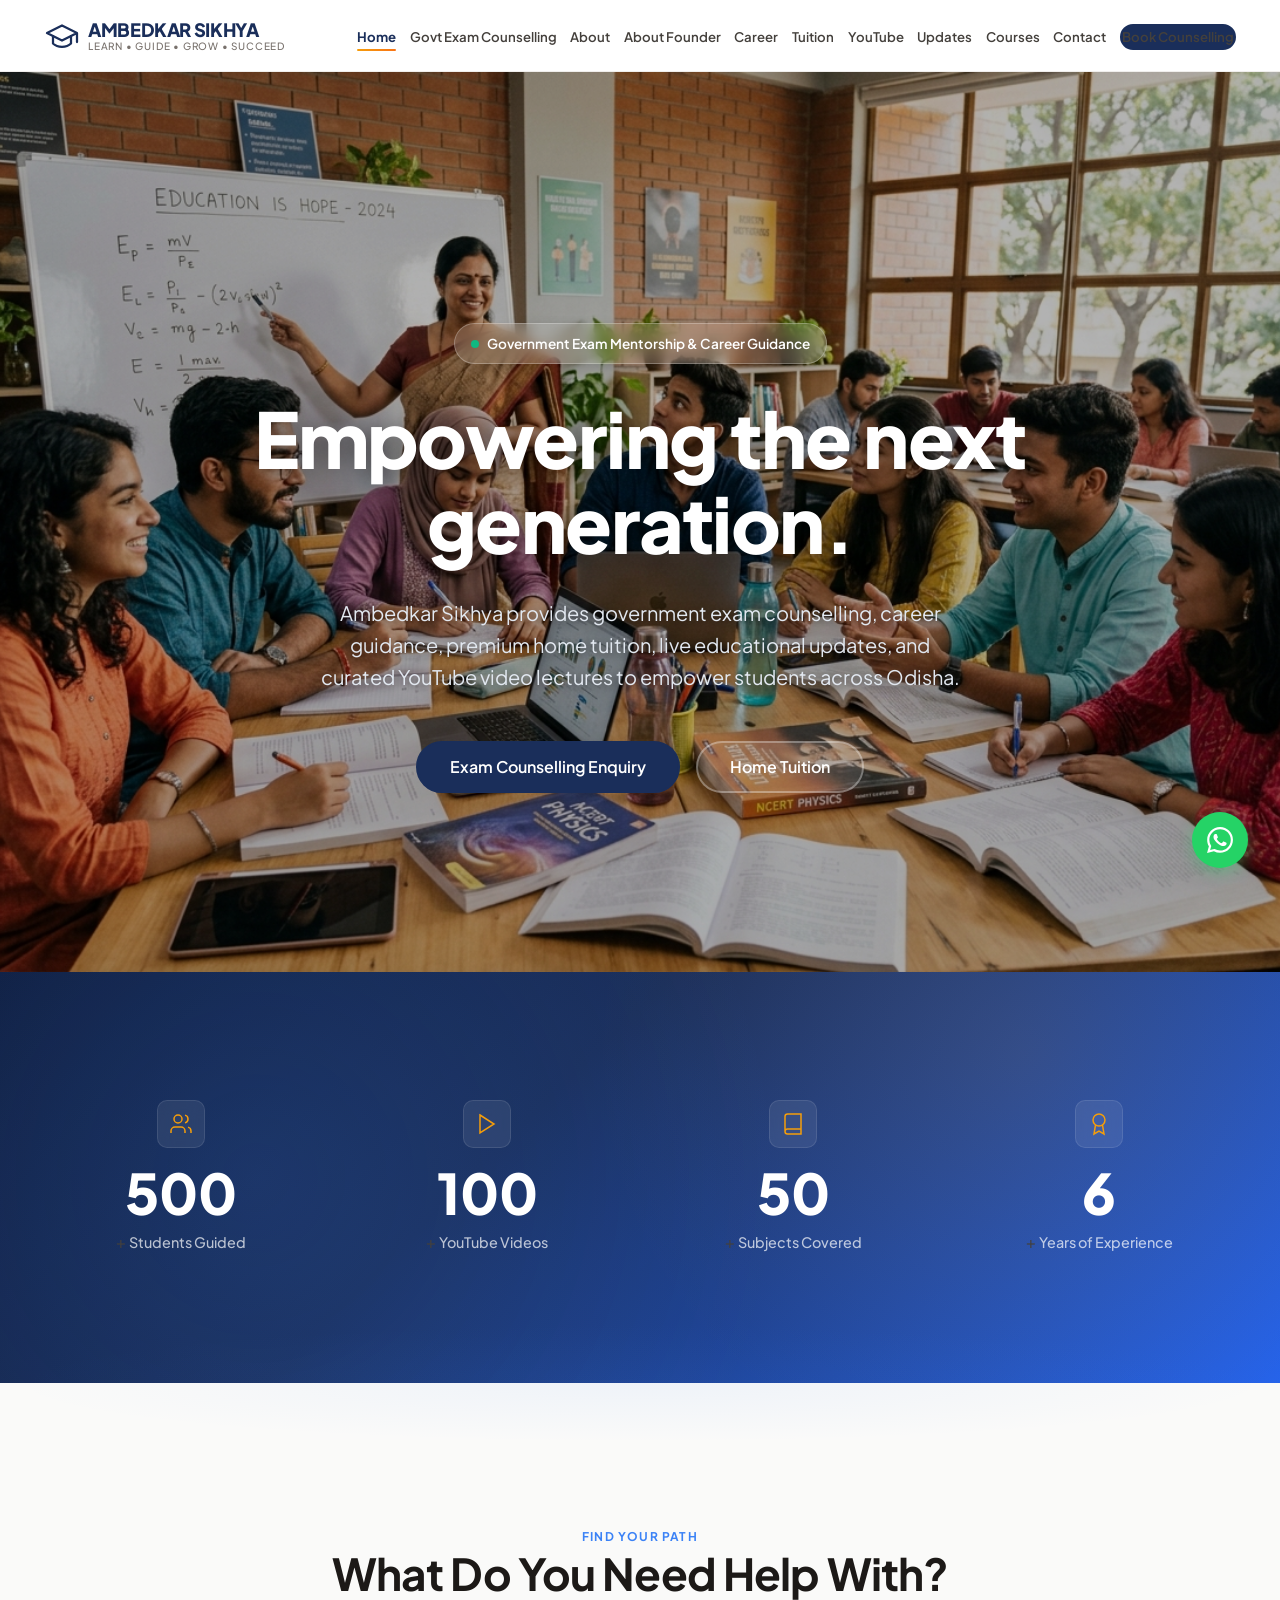
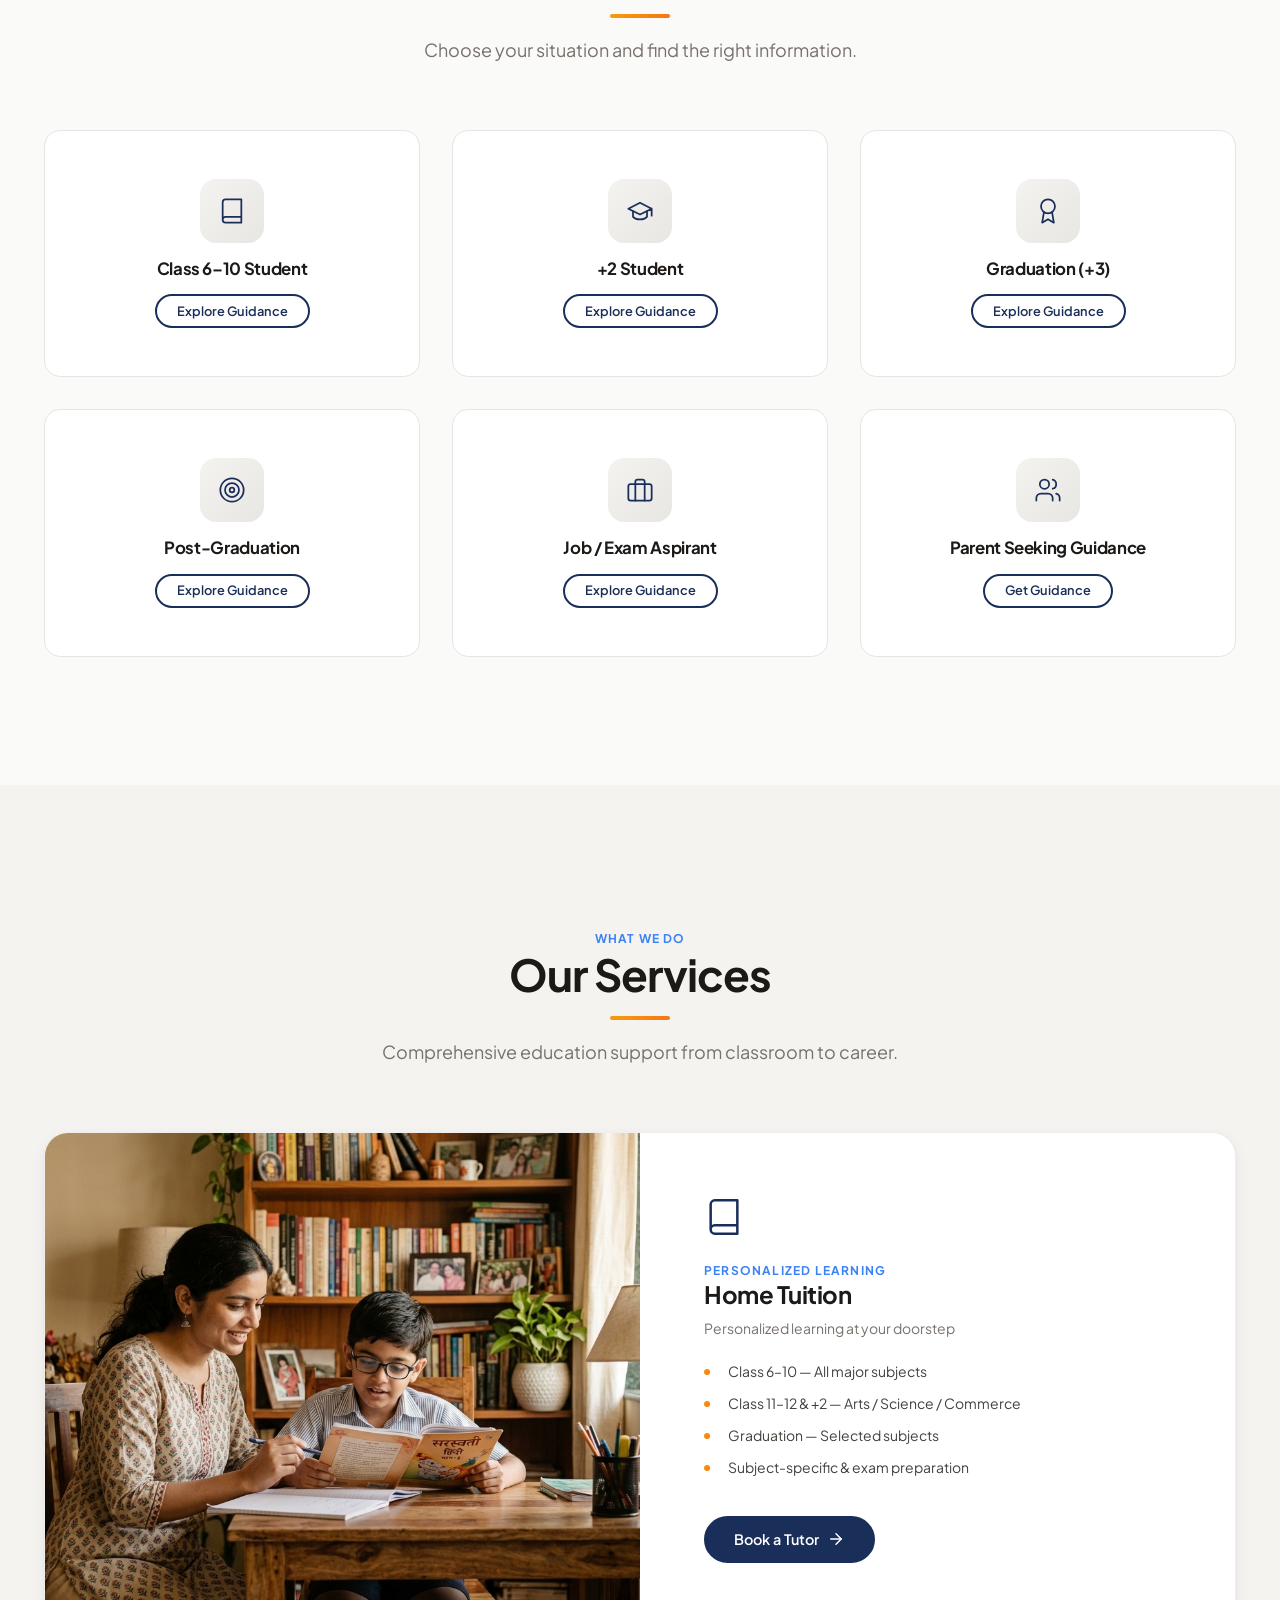
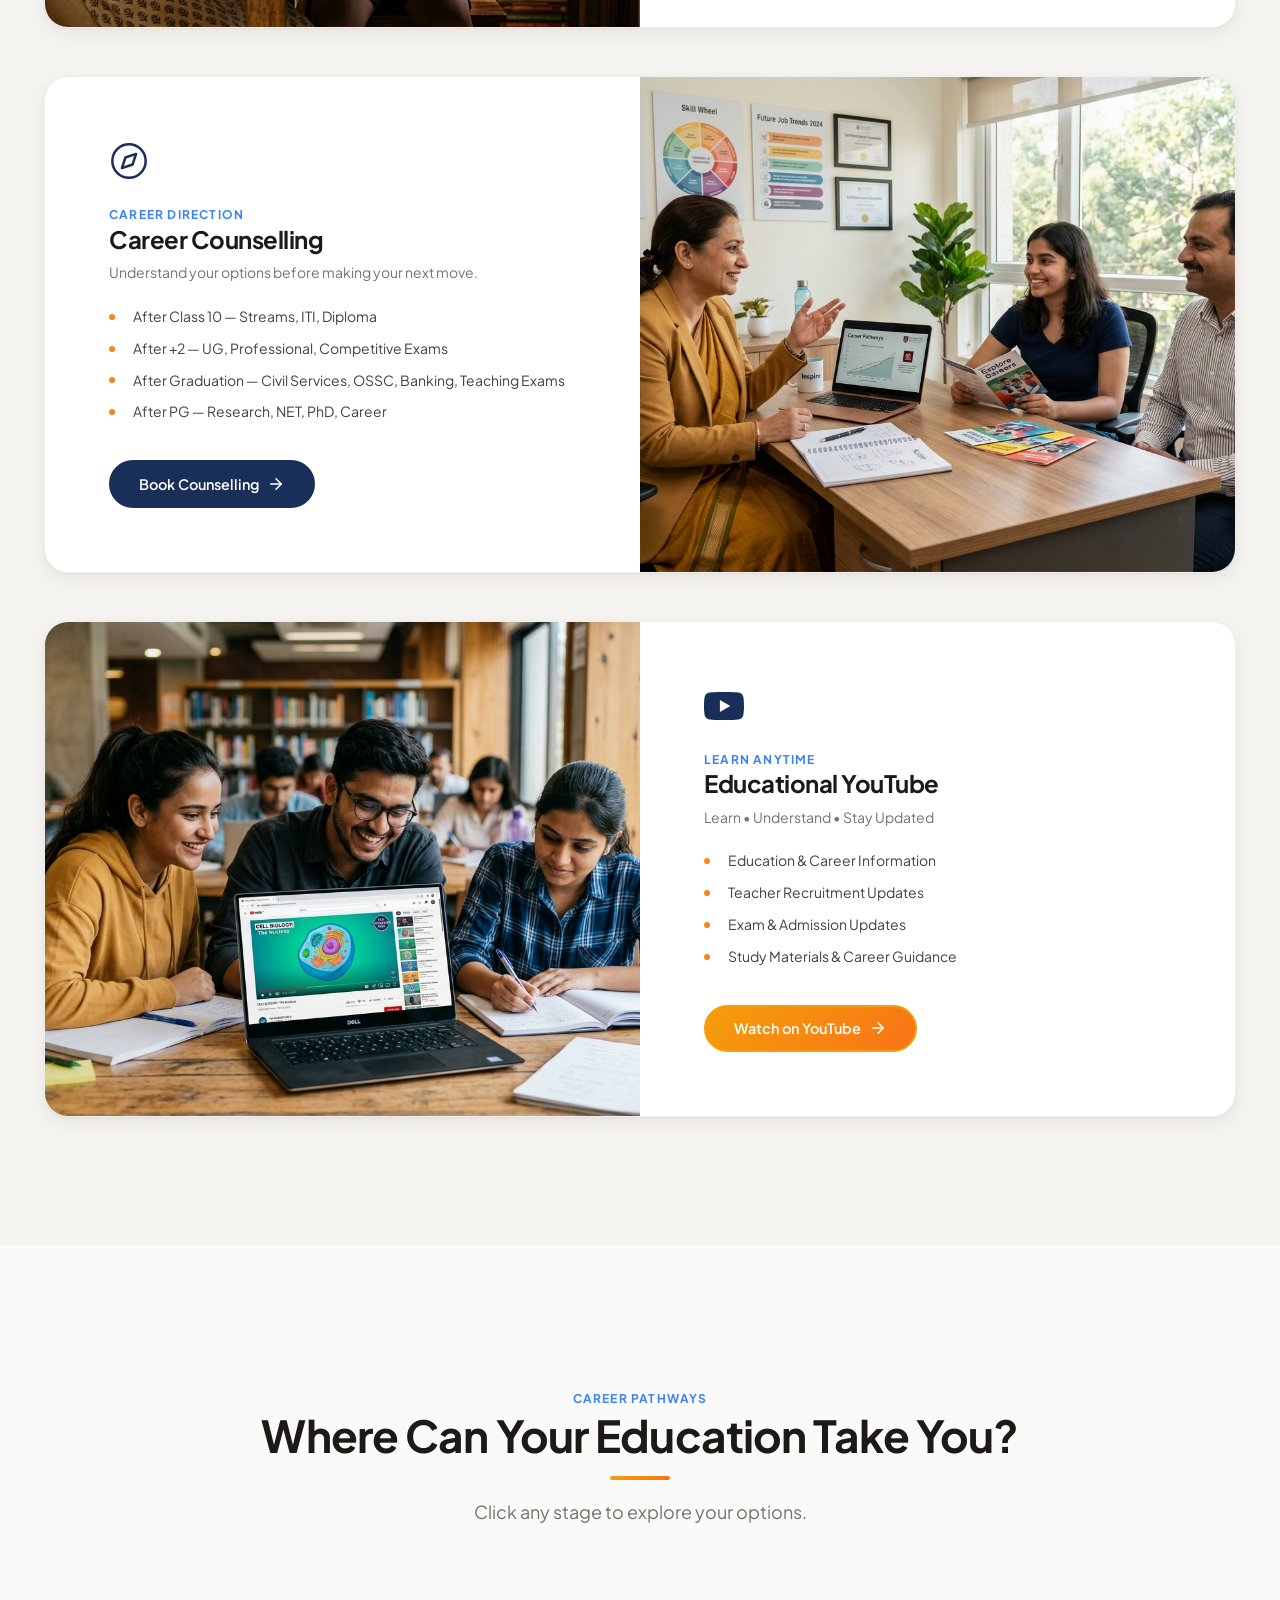
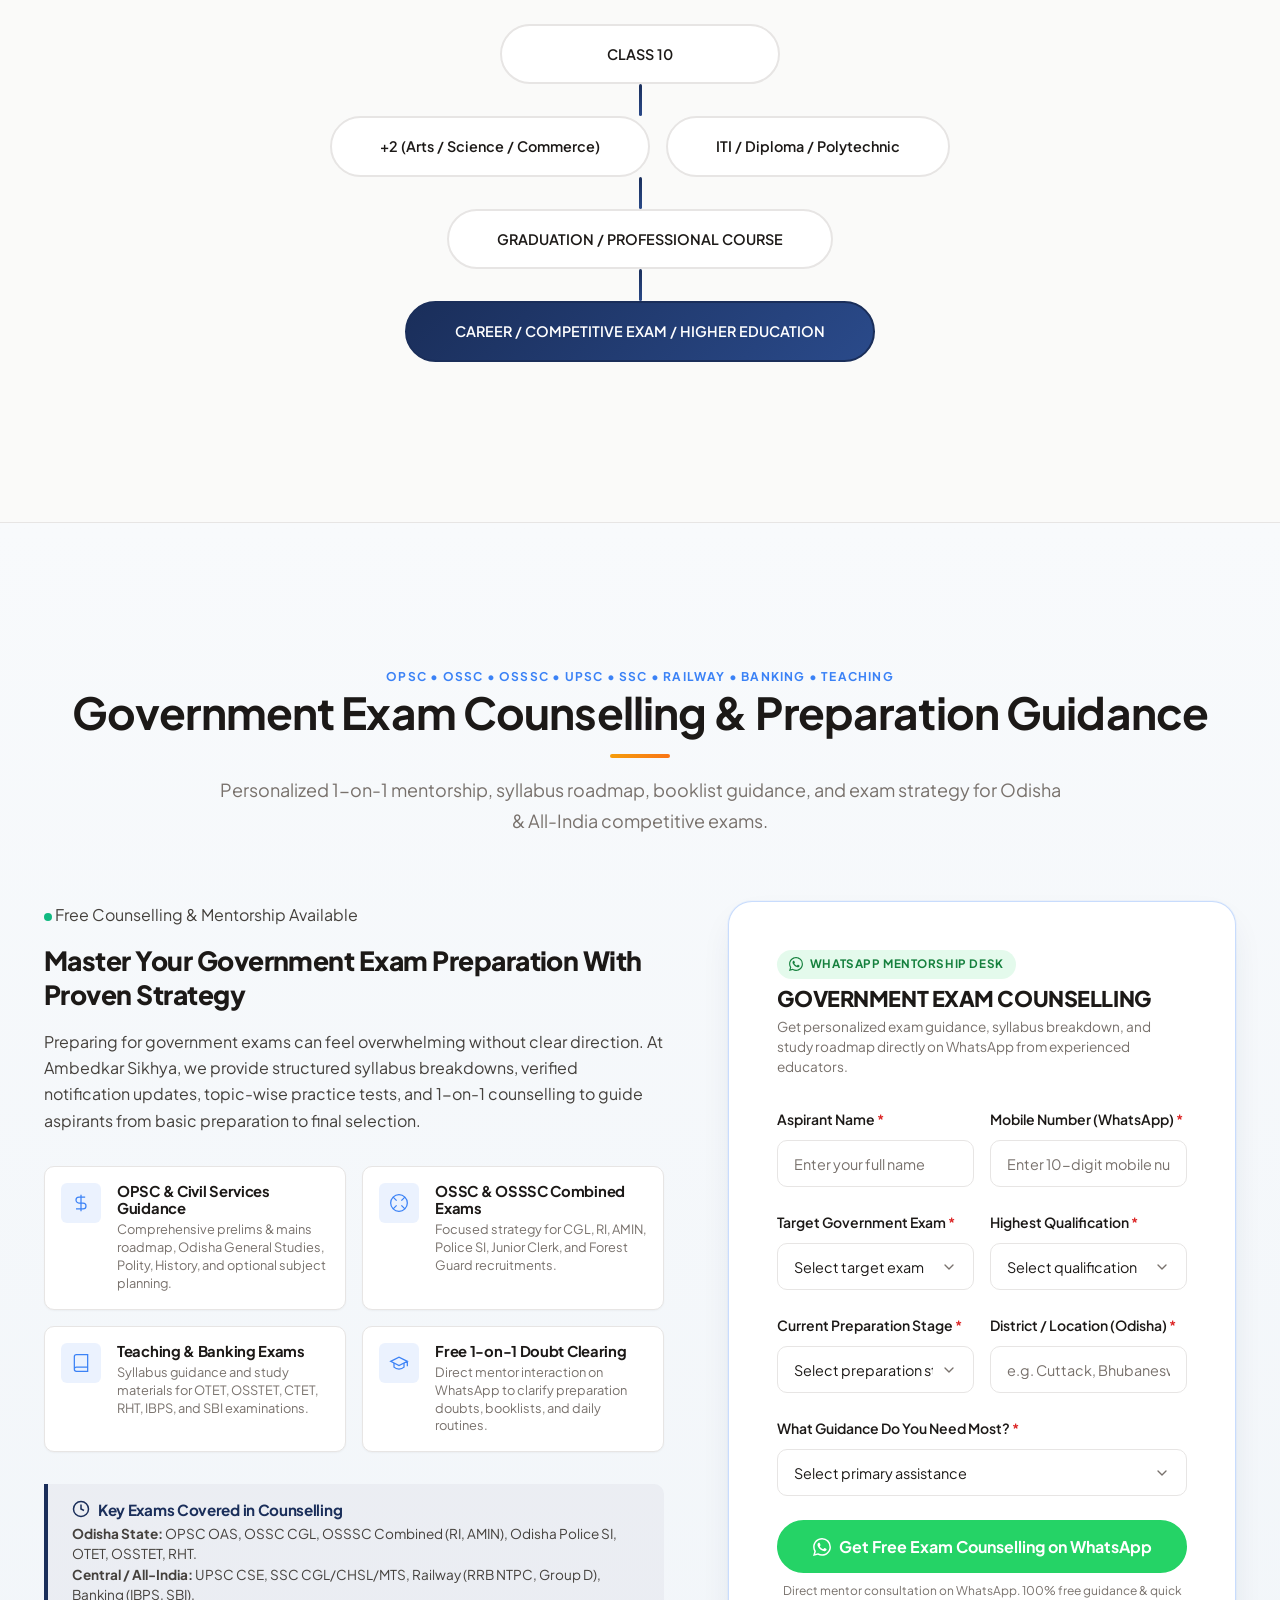
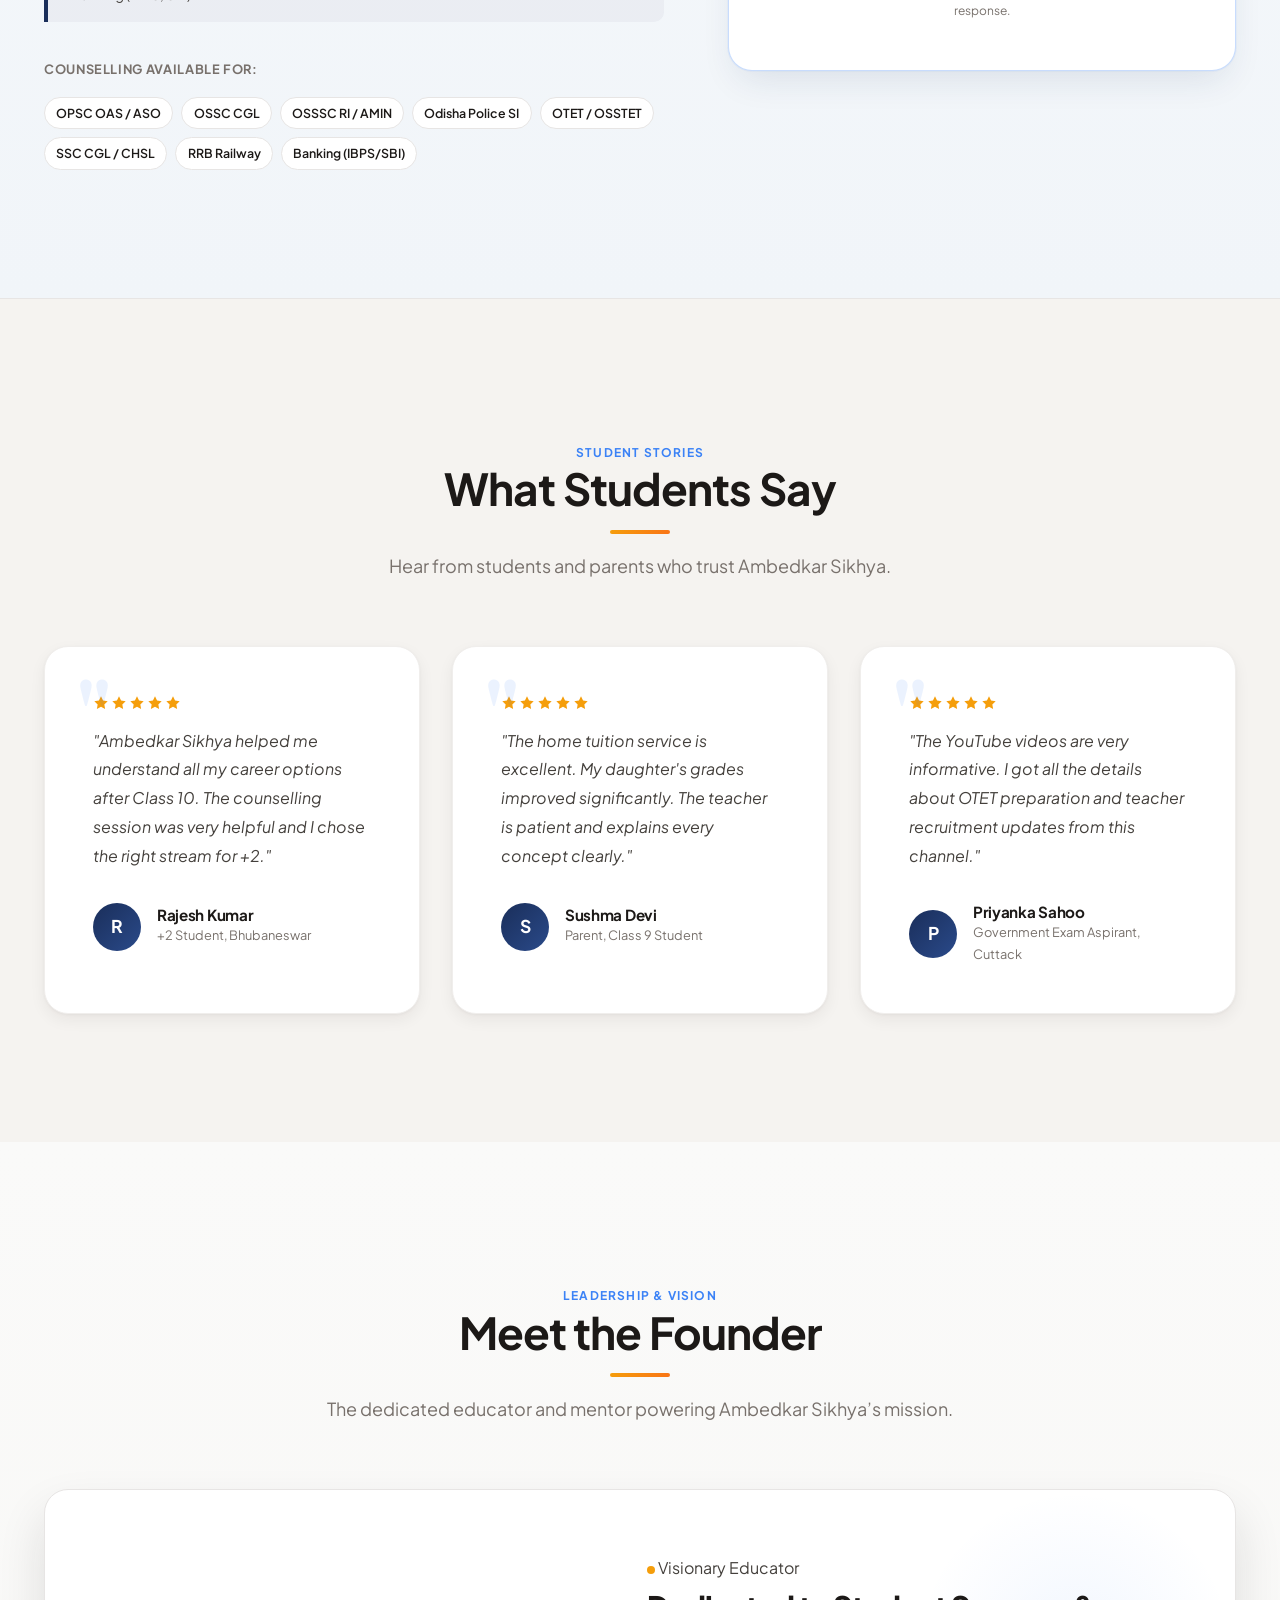
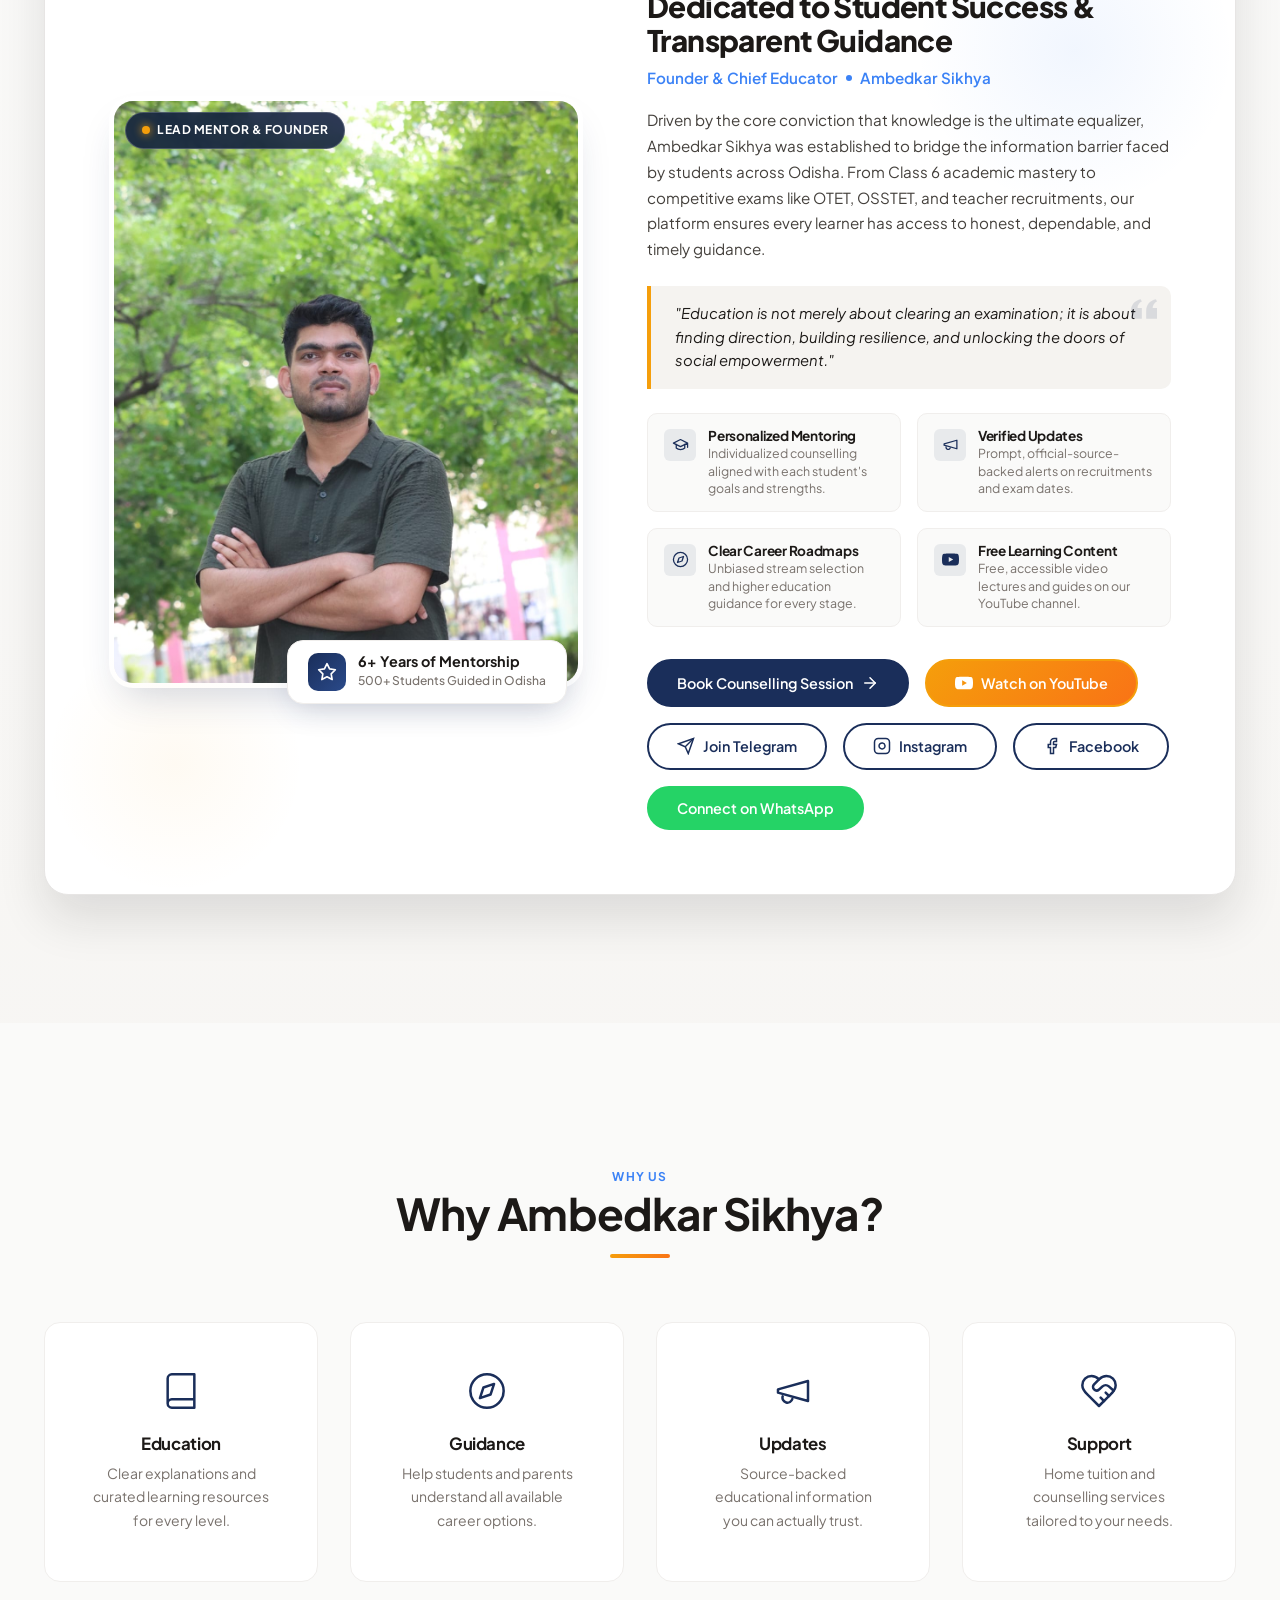
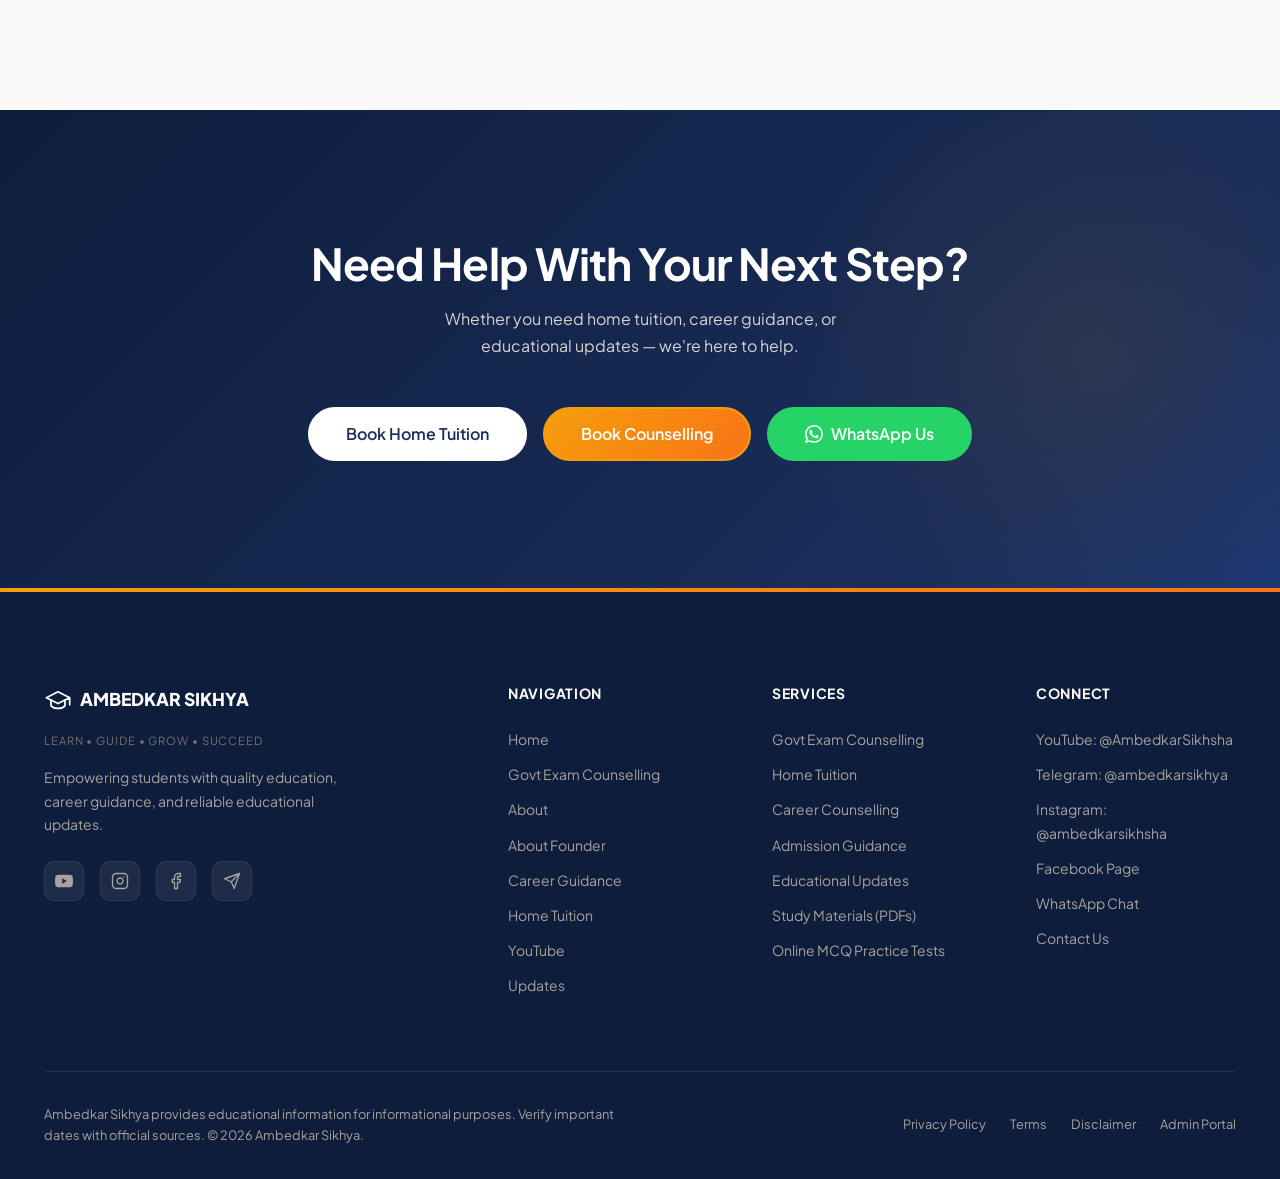
<file: index.html>
<!DOCTYPE html>
<html lang="en">

<head>
    <meta charset="UTF-8">
    <meta name="viewport" content="width=device-width, initial-scale=1.0">
    <title>Ambedkar Sikhya — Education. Guidance. Opportunity.</title>
    <meta name="description"
        content="Empowering students with quality education, personalized home tuition, career counselling and educational updates. Class 6 to Post-Graduation guidance.">
    <meta property="og:title" content="Ambedkar Sikhya — Education. Guidance. Opportunity.">
    <meta property="og:description"
        content="Empowering students with quality education, personalized home tuition, career counselling and educational updates.">
    <meta property="og:type" content="website">
    <link rel="icon" type="image/svg+xml"
        href="data:image/svg+xml,%3Csvg xmlns='http://www.w3.org/2000/svg' viewBox='0 0 24 24' fill='none' stroke='%231a2e5a' stroke-width='1.5'%3E%3Cpath d='M22 10v6M2 10l10-5 10 5-10 5z'/%3E%3Cpath d='M6 12v5c3 3 9 3 12 0v-5'/%3E%3C/svg%3E">
    <link rel="preconnect" href="https://fonts.googleapis.com">
    <link rel="preconnect" href="https://fonts.gstatic.com" crossorigin>
    <link
        href="https://fonts.googleapis.com/css2?family=Plus+Jakarta+Sans:wght@400;500;600;700;800&family=DM+Serif+Display&display=swap"
        rel="stylesheet">
    <link rel="stylesheet" href="style.css">
    <link rel="stylesheet" href="components.css">
    <link rel="stylesheet" href="responsive.css">
    <script type="application/ld+json">
    {
      "@context": "https://schema.org",
      "@type": "Organization",
      "name": "Ambedkar Sikhya",
      "url": "https://ambedkarsikhya.com",
      "description": "Educational and career-guidance platform dedicated to helping students make informed decisions.",
      "contactPoint": {
        "@type": "ContactPoint",
        "contactType": "customer service"
      }
    }
    </script>
</head>

<body>

    <!-- ——— HEADER ——— -->
    <header class="header">
        <div class="header-inner">
            <a href="index.html" class="logo" aria-label="Ambedkar Sikhya Home">
                <svg class="logo-icon" xmlns="http://www.w3.org/2000/svg" viewBox="0 0 24 24" fill="none"
                    stroke="currentColor" stroke-width="1.5" stroke-linecap="round" stroke-linejoin="round">
                    <path d="M22 10v6M2 10l10-5 10 5-10 5z" />
                    <path d="M6 12v5c3 3 9 3 12 0v-5" />
                </svg>
                <div class="logo-text">
                    <span class="logo-name">AMBEDKAR SIKHYA</span>
                    <span class="logo-tagline">Learn • Guide • Grow • Succeed</span>
                </div>
            </a>
            <nav class="nav">
                <ul class="nav-links">
                    <li><a href="index.html" class="active">Home</a></li>
                    <li><a href="#gov-exam-counselling">Govt Exam Counselling</a></li>
                    <li><a href="about.html">About</a></li>
                    <li><a href="#founder">About Founder</a></li>
                    <li><a href="career.html">Career</a></li>
                    <li><a href="tuition.html">Tuition</a></li>
                    <li><a href="youtube.html">YouTube</a></li>
                    <li><a href="updates.html">Updates</a></li>
                    <li><a href="courses.html">Courses</a></li>
                    <li><a href="contact.html">Contact</a></li>
                    <li class="nav-cta"><a href="counselling.html" class="btn btn-primary btn-sm">Book Counselling</a></li>
                    <li class="nav-whatsapp"><a href="https://wa.me/919090398780" target="_blank" rel="noopener"
                            class="btn btn-whatsapp btn-sm">WhatsApp Us</a></li>
                </ul>
                <button class="hamburger" aria-label="Open menu" aria-expanded="false">
                    <svg xmlns="http://www.w3.org/2000/svg" viewBox="0 0 24 24" fill="none" stroke="currentColor"
                        stroke-width="2" stroke-linecap="round" stroke-linejoin="round">
                        <line x1="4" x2="20" y1="12" y2="12" />
                        <line x1="4" x2="20" y1="6" y2="6" />
                        <line x1="4" x2="20" y1="18" y2="18" />
                    </svg>
                </button>
            </nav>
        </div>
    </header>

    <main>

        <!-- ——— HERO — Minimal Modern Style with Background Image ——— -->
        <section class="hero hero-minimal">
            <div class="hero-bg">
                <img src="hero-students.jpg"
                    alt="Students studying together in a modern learning environment" loading="eager">
            </div>
            <div class="hero-overlay"></div>
            <div class="container">
                <div class="pill">
                    <span
                        style="display:inline-block;width:8px;height:8px;border-radius:50%;background:#10b981;"></span>
                    Government Exam Mentorship & Career Guidance 
                </div>
                <h1>Empowering the next generation.</h1>
                <p class="desc">Ambedkar Sikhya provides government exam counselling, career guidance, premium home tuition,
                    live educational updates, and curated YouTube video lectures to empower students across Odisha.</p>
                <div class="btn-group" style="justify-content: center;">
                    <a href="#gov-exam-counselling" class="btn btn-primary btn-lg"
                        style="border-radius: 50px; padding: 1rem 2rem;">Exam Counselling Enquiry</a>
                    <a href="tuition.html" class="btn btn-secondary btn-lg"
                        style="border-radius: 50px; padding: 1rem 2rem; background: rgba(255,255,255,0.1); color: #fff; border-color: rgba(255,255,255,0.3); backdrop-filter: blur(4px);">Home
                        Tuition</a>
                </div>
            </div>
        </section>

        <!-- ——— STATS COUNTER ——— -->
        <section class="stats-section" id="stats-section">
            <div class="container">
                <div class="stats-grid reveal-stagger">
                    <div class="stat-item">
                        <div class="stat-icon">
                            <svg xmlns="http://www.w3.org/2000/svg" viewBox="0 0 24 24" fill="none"
                                stroke="currentColor" stroke-width="1.5">
                                <path d="M16 21v-2a4 4 0 0 0-4-4H6a4 4 0 0 0-4 4v2" />
                                <circle cx="9" cy="7" r="4" />
                                <path d="M22 21v-2a4 4 0 0 0-3-3.87" />
                                <path d="M16 3.13a4 4 0 0 1 0 7.75" />
                            </svg>
                        </div>
                        <span class="stat-number" data-target="500">0</span><span class="stat-suffix">+</span>
                        <span class="stat-label">Students Guided</span>
                    </div>
                    <div class="stat-item">
                        <div class="stat-icon">
                            <svg xmlns="http://www.w3.org/2000/svg" viewBox="0 0 24 24" fill="none"
                                stroke="currentColor" stroke-width="1.5">
                                <polygon points="5 3 19 12 5 21 5 3" />
                            </svg>
                        </div>
                        <span class="stat-number" data-target="100">0</span><span class="stat-suffix">+</span>
                        <span class="stat-label">YouTube Videos</span>
                    </div>
                    <div class="stat-item">
                        <div class="stat-icon">
                            <svg xmlns="http://www.w3.org/2000/svg" viewBox="0 0 24 24" fill="none"
                                stroke="currentColor" stroke-width="1.5">
                                <path d="M4 19.5v-15A2.5 2.5 0 0 1 6.5 2H20v20H6.5a2.5 2.5 0 0 1 0-5H20" />
                            </svg>
                        </div>
                        <span class="stat-number" data-target="50">0</span><span class="stat-suffix">+</span>
                        <span class="stat-label">Subjects Covered</span>
                    </div>
                    <div class="stat-item">
                        <div class="stat-icon">
                            <svg xmlns="http://www.w3.org/2000/svg" viewBox="0 0 24 24" fill="none"
                                stroke="currentColor" stroke-width="1.5">
                                <circle cx="12" cy="8" r="6" />
                                <path d="M15.477 12.89 17 22l-5-3-5 3 1.523-9.11" />
                            </svg>
                        </div>
                        <span class="stat-number" data-target="6">0</span><span class="stat-suffix">+</span>
                        <span class="stat-label">Years of Experience</span>
                    </div>
                </div>
            </div>
        </section>

        <!-- ——— WHAT DO YOU NEED HELP WITH? ——— -->
        <section class="section section--decorated">
            <div class="container">
                <div class="section-header reveal">
                    <p class="overline">Find Your Path</p>
                    <h2>What Do You Need Help With?</h2>
                    <p class="lead">Choose your situation and find the right information.</p>
                </div>
                <div class="grid grid--3 reveal-stagger">
                    <a href="career.html" class="help-card">
                        <div class="help-icon">
                            <svg xmlns="http://www.w3.org/2000/svg" viewBox="0 0 24 24" fill="none"
                                stroke="currentColor" stroke-width="1.5" stroke-linecap="round" stroke-linejoin="round">
                                <path d="M4 19.5v-15A2.5 2.5 0 0 1 6.5 2H20v20H6.5a2.5 2.5 0 0 1 0-5H20" />
                            </svg>
                        </div>
                        <h3>Class 6–10 Student</h3>
                        <span class="btn btn-sm btn-secondary">Explore Guidance</span>
                    </a>
                    <a href="career.html" class="help-card">
                        <div class="help-icon">
                            <svg xmlns="http://www.w3.org/2000/svg" viewBox="0 0 24 24" fill="none"
                                stroke="currentColor" stroke-width="1.5" stroke-linecap="round" stroke-linejoin="round">
                                <path d="M22 10v6M2 10l10-5 10 5-10 5z" />
                                <path d="M6 12v5c3 3 9 3 12 0v-5" />
                            </svg>
                        </div>
                        <h3>+2 Student</h3>
                        <span class="btn btn-sm btn-secondary">Explore Guidance</span>
                    </a>
                    <a href="career.html" class="help-card">
                        <div class="help-icon">
                            <svg xmlns="http://www.w3.org/2000/svg" viewBox="0 0 24 24" fill="none"
                                stroke="currentColor" stroke-width="1.5" stroke-linecap="round" stroke-linejoin="round">
                                <circle cx="12" cy="8" r="6" />
                                <path d="M15.477 12.89 17 22l-5-3-5 3 1.523-9.11" />
                            </svg>
                        </div>
                        <h3>Graduation (+3)</h3>
                        <span class="btn btn-sm btn-secondary">Explore Guidance</span>
                    </a>
                    <a href="career.html" class="help-card">
                        <div class="help-icon">
                            <svg xmlns="http://www.w3.org/2000/svg" viewBox="0 0 24 24" fill="none"
                                stroke="currentColor" stroke-width="1.5" stroke-linecap="round" stroke-linejoin="round">
                                <circle cx="12" cy="12" r="10" />
                                <circle cx="12" cy="12" r="6" />
                                <circle cx="12" cy="12" r="2" />
                            </svg>
                        </div>
                        <h3>Post-Graduation</h3>
                        <span class="btn btn-sm btn-secondary">Explore Guidance</span>
                    </a>
                    <a href="updates.html" class="help-card">
                        <div class="help-icon">
                            <svg xmlns="http://www.w3.org/2000/svg" viewBox="0 0 24 24" fill="none"
                                stroke="currentColor" stroke-width="1.5" stroke-linecap="round" stroke-linejoin="round">
                                <rect width="20" height="14" x="2" y="7" rx="2" ry="2" />
                                <path d="M16 21V5a2 2 0 0 0-2-2h-4a2 2 0 0 0-2 2v16" />
                            </svg>
                        </div>
                        <h3>Job / Exam Aspirant</h3>
                        <span class="btn btn-sm btn-secondary">Explore Guidance</span>
                    </a>
                    <a href="counselling.html" class="help-card">
                        <div class="help-icon">
                            <svg xmlns="http://www.w3.org/2000/svg" viewBox="0 0 24 24" fill="none"
                                stroke="currentColor" stroke-width="1.5" stroke-linecap="round" stroke-linejoin="round">
                                <path d="M16 21v-2a4 4 0 0 0-4-4H6a4 4 0 0 0-4 4v2" />
                                <circle cx="9" cy="7" r="4" />
                                <path d="M22 21v-2a4 4 0 0 0-3-3.87" />
                                <path d="M16 3.13a4 4 0 0 1 0 7.75" />
                            </svg>
                        </div>
                        <h3>Parent Seeking Guidance</h3>
                        <span class="btn btn-sm btn-secondary">Get Guidance</span>
                    </a>
                </div>
            </div>
        </section>

        <!-- ——— OUR SERVICES ——— -->
        <section class="section section--alt">
            <div class="container">
                <div class="section-header reveal">
                    <p class="overline">What We Do</p>
                    <h2>Our Services</h2>
                    <p class="lead">Comprehensive education support from classroom to career.</p>
                </div>

                <div style="display: flex; flex-direction: column; gap: var(--space-2xl);">
                    <!-- Service 1: Tuition -->
                    <div class="service-card reveal">
                        <div class="service-card-image">
                            <img src="tuition-scene.jpg"
                                alt="Teacher helping a student with studies at home" loading="lazy">
                        </div>
                        <div class="service-card-body">
                            <svg class="card-icon" xmlns="http://www.w3.org/2000/svg" viewBox="0 0 24 24" fill="none"
                                stroke="currentColor" stroke-width="1.5" stroke-linecap="round" stroke-linejoin="round">
                                <path d="M4 19.5v-15A2.5 2.5 0 0 1 6.5 2H20v20H6.5a2.5 2.5 0 0 1 0-5H20" />
                            </svg>
                            <p class="overline">Personalized Learning</p>
                            <h3 class="card-title" style="font-size: 1.5rem;">Home Tuition</h3>
                            <p class="card-subtitle">Personalized learning at your doorstep</p>
                            <div class="card-text">
                                <ul>
                                    <li>Class 6–10 — All major subjects</li>
                                    <li>Class 11–12 & +2 — Arts / Science / Commerce</li>
                                    <li>Graduation — Selected subjects</li>
                                    <li>Subject-specific & exam preparation</li>
                                </ul>
                            </div>
                            <div class="mt-xl">
                                <a href="tuition.html" class="btn btn-primary">Book a Tutor <svg
                                        xmlns="http://www.w3.org/2000/svg" width="16" height="16" viewBox="0 0 24 24"
                                        fill="none" stroke="currentColor" stroke-width="2" stroke-linecap="round"
                                        stroke-linejoin="round">
                                        <path d="M5 12h14" />
                                        <path d="m12 5 7 7-7 7" />
                                    </svg></a>
                            </div>
                        </div>
                    </div>

                    <!-- Service 2: Counselling -->
                    <div class="service-card reveal">
                        <div class="service-card-image">
                            <img src="counselling-session.jpg"
                                alt="Career counselling session with a student and parent" loading="lazy">
                        </div>
                        <div class="service-card-body">
                            <svg class="card-icon" xmlns="http://www.w3.org/2000/svg" viewBox="0 0 24 24" fill="none"
                                stroke="currentColor" stroke-width="1.5" stroke-linecap="round" stroke-linejoin="round">
                                <circle cx="12" cy="12" r="10" />
                                <polygon points="16.24 7.76 14.12 14.12 7.76 16.24 9.88 9.88 16.24 7.76" />
                            </svg>
                            <p class="overline">Career Direction</p>
                            <h3 class="card-title" style="font-size: 1.5rem;">Career Counselling</h3>
                            <p class="card-subtitle">Understand your options before making your next move.</p>
                            <div class="card-text">
                                <ul>
                                    <li>After Class 10 — Streams, ITI, Diploma</li>
                                    <li>After +2 — UG, Professional, Competitive Exams</li>
                                    <li>After Graduation — Civil Services, OSSC, Banking, Teaching Exams</li>
                                    <li>After PG — Research, NET, PhD, Career</li>
                                </ul>
                            </div>
                            <div class="mt-xl">
                                <a href="counselling.html" class="btn btn-primary">Book Counselling <svg
                                        xmlns="http://www.w3.org/2000/svg" width="16" height="16" viewBox="0 0 24 24"
                                        fill="none" stroke="currentColor" stroke-width="2" stroke-linecap="round"
                                        stroke-linejoin="round">
                                        <path d="M5 12h14" />
                                        <path d="m12 5 7 7-7 7" />
                                    </svg></a>
                            </div>
                        </div>
                    </div>

                    <!-- Service 3: YouTube -->
                    <div class="service-card reveal">
                        <div class="service-card-image">
                            <img src="youtube-learning.jpg"
                                alt="Students learning from educational video content" loading="lazy">
                        </div>
                        <div class="service-card-body">
                            <svg class="card-icon" xmlns="http://www.w3.org/2000/svg" viewBox="0 0 24 24"
                                fill="currentColor">
                                <path
                                    d="M23.498 6.186a3.016 3.016 0 0 0-2.122-2.136C19.505 3.545 12 3.545 12 3.545s-7.505 0-9.377.505A3.017 3.017 0 0 0 .502 6.186C0 8.07 0 12 0 12s0 3.93.502 5.814a3.016 3.016 0 0 0 2.122 2.136c1.871.505 9.376.505 9.376.505s7.505 0 9.377-.505a3.015 3.015 0 0 0 2.122-2.136C24 15.93 24 12 24 12s0-3.93-.502-5.814zM9.545 15.568V8.432L15.818 12l-6.273 3.568z" />
                            </svg>
                            <p class="overline">Learn Anytime</p>
                            <h3 class="card-title" style="font-size: 1.5rem;">Educational YouTube</h3>
                            <p class="card-subtitle">Learn • Understand • Stay Updated</p>
                            <div class="card-text">
                                <ul>
                                    <li>Education & Career Information</li>
                                    <li>Teacher Recruitment Updates</li>
                                    <li>Exam & Admission Updates</li>
                                    <li>Study Materials & Career Guidance</li>
                                </ul>
                            </div>
                            <div class="mt-xl">
                                <a href="youtube.html" class="btn btn-accent">Watch on YouTube <svg
                                        xmlns="http://www.w3.org/2000/svg" width="16" height="16" viewBox="0 0 24 24"
                                        fill="none" stroke="currentColor" stroke-width="2" stroke-linecap="round"
                                        stroke-linejoin="round">
                                        <path d="M5 12h14" />
                                        <path d="m12 5 7 7-7 7" />
                                    </svg></a>
                            </div>
                        </div>
                    </div>
                </div>
            </div>
        </section>

        <!-- ——— CAREER PATHWAY PREVIEW ——— -->
        <section class="section">
            <div class="container">
                <div class="section-header reveal">
                    <p class="overline">Career Pathways</p>
                    <h2>Where Can Your Education Take You?</h2>
                    <p class="lead">Click any stage to explore your options.</p>
                </div>
                <div class="pathway reveal">
                    <a href="career.html" class="pathway-node">CLASS 10</a>
                    <div class="pathway-connector"></div>
                    <div class="pathway-branch">
                        <a href="career.html" class="pathway-node">+2 (Arts / Science / Commerce)</a>
                        <a href="career.html" class="pathway-node">ITI / Diploma / Polytechnic</a>
                    </div>
                    <div class="pathway-connector"></div>
                    <a href="career.html" class="pathway-node">GRADUATION / PROFESSIONAL COURSE</a>
                    <div class="pathway-connector"></div>
                    <a href="career.html" class="pathway-node"
                        style="background: var(--gradient-primary); color: #fff; border-color: var(--color-primary);">CAREER
                        / COMPETITIVE EXAM / HIGHER EDUCATION</a>
                </div>
            </div>
        </section>

        <!-- ——— GOVERNMENT EXAM COUNSELLING SECTION & ENQUIRY FORM ——— -->
        <section class="section gov-exam-section" id="gov-exam-counselling">
            <div class="container">
                <div class="section-header reveal">
                    <p class="overline">OPSC • OSSC • OSSSC • UPSC • SSC • Railway • Banking • Teaching</p>
                    <h2>Government Exam Counselling & Preparation Guidance</h2>
                    <p class="lead">Personalized 1-on-1 mentorship, syllabus roadmap, booklist guidance, and exam strategy for Odisha & All-India competitive exams.</p>
                </div>

                <div class="bed-grid reveal">
                    <!-- Left Column: Details & Mentorship Highlights -->
                    <div class="bed-info-col">
                        <div class="pill" style="margin-bottom: var(--space-md);">
                            <span style="display:inline-block;width:8px;height:8px;border-radius:50%;background:#10b981;"></span>
                            Free Counselling & Mentorship Available
                        </div>
                        <h3 style="font-size: 1.65rem; font-weight: 800; color: var(--color-heading); line-height: 1.3; margin-bottom: var(--space-md);">
                            Master Your Government Exam Preparation With Proven Strategy
                        </h3>
                        <p style="color: var(--color-text); line-height: 1.65; margin-bottom: var(--space-lg);">
                            Preparing for government exams can feel overwhelming without clear direction. At Ambedkar Sikhya, we provide structured syllabus breakdowns, verified notification updates, topic-wise practice tests, and 1-on-1 counselling to guide aspirants from basic preparation to final selection.
                        </p>

                        <!-- Highlights Grid -->
                        <div class="bed-highlights-list">
                            <div class="bed-highlight-card">
                                <div class="bed-highlight-icon">
                                    <svg xmlns="http://www.w3.org/2000/svg" viewBox="0 0 24 24" fill="none" stroke="currentColor" stroke-width="1.5">
                                        <path d="M12 2v20M17 5H9.5a3.5 3.5 0 0 0 0 7h5a3.5 3.5 0 0 1 0 7H6" />
                                    </svg>
                                </div>
                                <div>
                                    <h4>OPSC & Civil Services Guidance</h4>
                                    <p>Comprehensive prelims & mains roadmap, Odisha General Studies, Polity, History, and optional subject planning.</p>
                                </div>
                            </div>
                            <div class="bed-highlight-card">
                                <div class="bed-highlight-icon">
                                    <svg xmlns="http://www.w3.org/2000/svg" viewBox="0 0 24 24" fill="none" stroke="currentColor" stroke-width="1.5">
                                        <circle cx="12" cy="12" r="10" />
                                        <path d="m4.93 4.93 4.24 4.24" />
                                        <path d="m14.83 9.17 4.24-4.24" />
                                        <path d="m14.83 14.83 4.24 4.24" />
                                        <path d="m9.17 14.83-4.24 4.24" />
                                    </svg>
                                </div>
                                <div>
                                    <h4>OSSC & OSSSC Combined Exams</h4>
                                    <p>Focused strategy for CGL, RI, AMIN, Police SI, Junior Clerk, and Forest Guard recruitments.</p>
                                </div>
                            </div>
                            <div class="bed-highlight-card">
                                <div class="bed-highlight-icon">
                                    <svg xmlns="http://www.w3.org/2000/svg" viewBox="0 0 24 24" fill="none" stroke="currentColor" stroke-width="1.5">
                                        <path d="M4 19.5v-15A2.5 2.5 0 0 1 6.5 2H20v20H6.5a2.5 2.5 0 0 1 0-5H20" />
                                    </svg>
                                </div>
                                <div>
                                    <h4>Teaching & Banking Exams</h4>
                                    <p>Syllabus guidance and study materials for OTET, OSSTET, CTET, RHT, IBPS, and SBI examinations.</p>
                                </div>
                            </div>
                            <div class="bed-highlight-card">
                                <div class="bed-highlight-icon">
                                    <svg xmlns="http://www.w3.org/2000/svg" viewBox="0 0 24 24" fill="none" stroke="currentColor" stroke-width="1.5">
                                        <path d="M22 10v6M2 10l10-5 10 5-10 5z" />
                                        <path d="M6 12v5c3 3 9 3 12 0v-5" />
                                    </svg>
                                </div>
                                <div>
                                    <h4>Free 1-on-1 Doubt Clearing</h4>
                                    <p>Direct mentor interaction on WhatsApp to clarify preparation doubts, booklists, and daily routines.</p>
                                </div>
                            </div>
                        </div>

                        <!-- Focus Exams Box -->
                        <div class="bed-eligibility-box">
                            <h4>
                                <svg xmlns="http://www.w3.org/2000/svg" width="18" height="18" viewBox="0 0 24 24" fill="none" stroke="currentColor" stroke-width="2">
                                    <circle cx="12" cy="12" r="10" />
                                    <polyline points="12 6 12 12 16 14" />
                                </svg>
                                Key Exams Covered in Counselling
                            </h4>
                            <p>
                                <strong>Odisha State:</strong> OPSC OAS, OSSC CGL, OSSSC Combined (RI, AMIN), Odisha Police SI, OTET, OSSTET, RHT.<br>
                                <strong>Central / All-India:</strong> UPSC CSE, SSC CGL/CHSL/MTS, Railway (RRB NTPC, Group D), Banking (IBPS, SBI).
                            </p>
                        </div>

                        <!-- Exam Badges Strip -->
                        <div style="margin-top: var(--space-lg);">
                            <span style="font-size: 0.8rem; font-weight: 700; text-transform: uppercase; letter-spacing: 0.05em; color: var(--color-text-light);">Counselling Available For:</span>
                            <div class="bed-tags-strip">
                                <span class="bed-tag">OPSC OAS / ASO</span>
                                <span class="bed-tag">OSSC CGL</span>
                                <span class="bed-tag">OSSSC RI / AMIN</span>
                                <span class="bed-tag">Odisha Police SI</span>
                                <span class="bed-tag">OTET / OSSTET</span>
                                <span class="bed-tag">SSC CGL / CHSL</span>
                                <span class="bed-tag">RRB Railway</span>
                                <span class="bed-tag">Banking (IBPS/SBI)</span>
                            </div>
                        </div>
                    </div>

                    <!-- Right Column: Counselling Form Card -->
                    <div class="bed-form-col">
                        <div class="bed-form-card">
                            <span class="bed-form-badge">
                                <svg xmlns="http://www.w3.org/2000/svg" width="14" height="14" viewBox="0 0 24 24" fill="currentColor">
                                    <path d="M17.472 14.382c-.297-.149-1.758-.867-2.03-.967-.273-.099-.471-.148-.67.15-.197.297-.767.966-.94 1.164-.173.199-.347.223-.644.075-.297-.15-1.255-.463-2.39-1.475-.883-.788-1.48-1.761-1.653-2.059-.173-.297-.018-.458.13-.606.134-.133.298-.347.446-.52.149-.174.198-.298.298-.497.099-.198.05-.371-.025-.52-.075-.149-.669-1.612-.916-2.207-.242-.579-.487-.5-.669-.51-.173-.008-.371-.01-.57-.01-.198 0-.52.074-.792.372-.272.297-1.04 1.016-1.04 2.479 0 1.462 1.065 2.875 1.213 3.074.149.198 2.096 3.2 5.077 4.487.709.306 1.262.489 1.694.625.712.227 1.36.195 1.871.118.571-.085 1.758-.719 2.006-1.413.248-.694.248-1.289.173-1.413-.074-.124-.272-.198-.57-.347m-5.421 7.403h-.004a9.87 9.87 0 01-5.031-1.378l-.361-.214-3.741.982.998-3.648-.235-.374a9.86 9.86 0 01-1.51-5.26c.001-5.45 4.436-9.884 9.888-9.884 2.64 0 5.122 1.03 6.988 2.898a9.825 9.825 0 012.893 6.994c-.003 5.45-4.437 9.884-9.885 9.884m8.413-18.297A11.815 11.815 0 0012.05 0C5.495 0 .16 5.335.157 11.892c0 2.096.547 4.142 1.588 5.945L.057 24l6.305-1.654a11.882 11.882 0 005.683 1.448h.005c6.554 0 11.89-5.335 11.893-11.893a11.821 11.821 0 00-3.48-8.413z" />
                                </svg>
                                WhatsApp Mentorship Desk
                            </span>
                            <h3>GOVERNMENT EXAM COUNSELLING</h3>
                            <p class="bed-form-desc">Get personalized exam guidance, syllabus breakdown, and study roadmap directly on WhatsApp from experienced educators.</p>

                            <form id="gov-exam-counselling-form" data-whatsapp="true" data-purpose="Government Exam Counselling Enquiry">
                                <div class="form-row">
                                    <div class="form-group">
                                        <label class="form-label" for="counsel-name">Aspirant Name <span style="color:var(--color-error)">*</span></label>
                                        <input type="text" id="counsel-name" name="Aspirant Name" class="form-control" placeholder="Enter your full name" required>
                                        <span class="error-message">Please enter your name.</span>
                                    </div>
                                    <div class="form-group">
                                        <label class="form-label" for="counsel-mobile">Mobile Number (WhatsApp) <span style="color:var(--color-error)">*</span></label>
                                        <input type="tel" id="counsel-mobile" name="WhatsApp Number" class="form-control" placeholder="Enter 10-digit mobile number" pattern="[0-9]{10}" maxlength="10" required>
                                        <span class="error-message">Please enter a valid 10-digit mobile number.</span>
                                    </div>
                                </div>

                                <div class="form-row">
                                    <div class="form-group">
                                        <label class="form-label" for="counsel-exam">Target Government Exam <span style="color:var(--color-error)">*</span></label>
                                        <select id="counsel-exam" name="Target Exam" class="form-control" required>
                                            <option value="">Select target exam</option>
                                            <optgroup label="Odisha State Exams">
                                                <option value="OPSC OAS (Odisha Administrative Service)">OPSC OAS / Civil Services</option>
                                                <option value="OPSC ASO (Assistant Section Officer)">OPSC ASO</option>
                                                <option value="OSSC Combined Graduate Level (CGL)">OSSC CGL</option>
                                                <option value="OSSSC Combined (RI / AMIN / ARI)">OSSSC RI / AMIN / ARI</option>
                                                <option value="Odisha Police SI / Constable">Odisha Police SI / Constable</option>
                                                <option value="Odisha Teaching (OTET / OSSTET / RHT)">Odisha Teaching (OTET / OSSTET / RHT)</option>
                                            </optgroup>
                                            <optgroup label="Central & All-India Exams">
                                                <option value="UPSC Civil Services Examination">UPSC CSE (IAS/IPS/IFS)</option>
                                                <option value="SSC CGL / CHSL / MTS / GD">SSC (CGL / CHSL / MTS / GD)</option>
                                                <option value="Railway Recruitment (RRB NTPC / Group D / ALP)">Railway (RRB NTPC / Group D / ALP)</option>
                                                <option value="Banking & Insurance (IBPS / SBI / RBI)">Banking & Insurance (IBPS / SBI / RBI)</option>
                                                <option value="Defence (NDA / CDS / AFCAT)">Defence (NDA / CDS / AFCAT)</option>
                                            </optgroup>
                                            <option value="Other Government Exam">Other Government Exam</option>
                                        </select>
                                        <span class="error-message">Please select your target exam.</span>
                                    </div>
                                    <div class="form-group">
                                        <label class="form-label" for="counsel-qualification">Highest Qualification <span style="color:var(--color-error)">*</span></label>
                                        <select id="counsel-qualification" name="Qualification" class="form-control" required>
                                            <option value="">Select qualification</option>
                                            <option value="10th Pass (Matric)">10th Pass (Matric)</option>
                                            <option value="+2 / 12th Pass (Arts)">+2 / 12th Pass (Arts)</option>
                                            <option value="+2 / 12th Pass (Science)">+2 / 12th Pass (Science)</option>
                                            <option value="+2 / 12th Pass (Commerce)">+2 / 12th Pass (Commerce)</option>
                                            <option value="Graduation (BA / BSc / BCom)">Graduation (BA / BSc / BCom)</option>
                                            <option value="Technical Degree (B.Tech / BCA / Others)">Technical Degree (B.Tech / BCA)</option>
                                            <option value="Post-Graduation (MA / MSc / MCom)">Post-Graduation (MA / MSc / MCom)</option>
                                            <option value="Currently in College (Final Year)">Currently in College (Final Year)</option>
                                        </select>
                                        <span class="error-message">Please select your qualification.</span>
                                    </div>
                                </div>

                                <div class="form-row">
                                    <div class="form-group">
                                        <label class="form-label" for="counsel-stage">Current Preparation Stage <span style="color:var(--color-error)">*</span></label>
                                        <select id="counsel-stage" name="Preparation Stage" class="form-control" required>
                                            <option value="">Select preparation stage</option>
                                            <option value="Beginner (Just Started / Planning)">Beginner (Just Started / Planning)</option>
                                            <option value="Intermediate (Preparing for 6–12 months)">Intermediate (Preparing for 6–12 months)</option>
                                            <option value="Advanced (Already appeared in Prelims/Mains)">Advanced (Already appeared in Prelims/Mains)</option>
                                            <option value="Working Professional preparing part-time">Working Professional preparing part-time</option>
                                        </select>
                                        <span class="error-message">Please select preparation stage.</span>
                                    </div>
                                    <div class="form-group">
                                        <label class="form-label" for="counsel-district">District / Location (Odisha) <span style="color:var(--color-error)">*</span></label>
                                        <input type="text" id="counsel-district" name="District/City" class="form-control" placeholder="e.g. Cuttack, Bhubaneswar, Balasore" required>
                                        <span class="error-message">Please enter your district/city.</span>
                                    </div>
                                </div>

                                <div class="form-group">
                                    <label class="form-label" for="counsel-help">What Guidance Do You Need Most? <span style="color:var(--color-error)">*</span></label>
                                    <select id="counsel-help" name="Guidance Needed" class="form-control" required>
                                        <option value="">Select primary assistance</option>
                                        <option value="Complete Syllabus & Step-by-Step Study Roadmap">Complete Syllabus & Step-by-Step Study Roadmap</option>
                                        <option value="Standard Booklist & Free Study Materials (PDFs)">Standard Booklist & Free Study Materials (PDFs)</option>
                                        <option value="1-on-1 Mentor Guidance & Doubt Clearing">1-on-1 Mentor Guidance & Doubt Clearing</option>
                                        <option value="Odisha General Studies & Current Affairs Strategy">Odisha General Studies & Current Affairs Strategy</option>
                                        <option value="Daily Routine & Time Management Strategy">Daily Routine & Time Management Strategy</option>
                                        <option value="Mock Test & MCQ Practice Analysis">Mock Test & MCQ Practice Analysis</option>
                                    </select>
                                    <span class="error-message">Please select assistance needed.</span>
                                </div>

                                <button type="submit" class="btn btn-whatsapp btn-lg" style="width: 100%; justify-content: center; font-weight: 700; padding: 0.95rem;">
                                    <svg xmlns="http://www.w3.org/2000/svg" width="20" height="20" viewBox="0 0 24 24" fill="currentColor">
                                        <path d="M17.472 14.382c-.297-.149-1.758-.867-2.03-.967-.273-.099-.471-.148-.67.15-.197.297-.767.966-.94 1.164-.173.199-.347.223-.644.075-.297-.15-1.255-.463-2.39-1.475-.883-.788-1.48-1.761-1.653-2.059-.173-.297-.018-.458.13-.606.134-.133.298-.347.446-.52.149-.174.198-.298.298-.497.099-.198.05-.371-.025-.52-.075-.149-.669-1.612-.916-2.207-.242-.579-.487-.5-.669-.51-.173-.008-.371-.01-.57-.01-.198 0-.52.074-.792.372-.272.297-1.04 1.016-1.04 2.479 0 1.462 1.065 2.875 1.213 3.074.149.198 2.096 3.2 5.077 4.487.709.306 1.262.489 1.694.625.712.227 1.36.195 1.871.118.571-.085 1.758-.719 2.006-1.413.248-.694.248-1.289.173-1.413-.074-.124-.272-.198-.57-.347m-5.421 7.403h-.004a9.87 9.87 0 01-5.031-1.378l-.361-.214-3.741.982.998-3.648-.235-.374a9.86 9.86 0 01-1.51-5.26c.001-5.45 4.436-9.884 9.888-9.884 2.64 0 5.122 1.03 6.988 2.898a9.825 9.825 0 012.893 6.994c-.003 5.45-4.437 9.884-9.885 9.884m8.413-18.297A11.815 11.815 0 0012.05 0C5.495 0 .16 5.335.157 11.892c0 2.096.547 4.142 1.588 5.945L.057 24l6.305-1.654a11.882 11.882 0 005.683 1.448h.005c6.554 0 11.89-5.335 11.893-11.893a11.821 11.821 0 00-3.48-8.413z" />
                                    </svg>
                                    Get Free Exam Counselling on WhatsApp
                                </button>
                                <p style="font-size:0.75rem;color:var(--color-text-light);margin-top:var(--space-sm);text-align:center;">
                                    Direct mentor consultation on WhatsApp. 100% free guidance & quick response.
                                </p>
                            </form>
                        </div>
                    </div>
                </div>
            </div>
        </section>



        <!-- ——— TESTIMONIALS ——— -->
        <section class="section testimonials-section">
            <div class="container">
                <div class="section-header reveal">
                    <p class="overline">Student Stories</p>
                    <h2>What Students Say</h2>
                    <p class="lead">Hear from students and parents who trust Ambedkar Sikhya.</p>
                </div>
                <div class="grid grid--3 reveal-stagger">
                    <div class="testimonial-card">
                        <div class="testimonial-stars">
                            <svg xmlns="http://www.w3.org/2000/svg" viewBox="0 0 24 24">
                                <path
                                    d="M12 2l3.09 6.26L22 9.27l-5 4.87 1.18 6.88L12 17.77l-6.18 3.25L7 14.14 2 9.27l6.91-1.01L12 2z" />
                            </svg>
                            <svg xmlns="http://www.w3.org/2000/svg" viewBox="0 0 24 24">
                                <path
                                    d="M12 2l3.09 6.26L22 9.27l-5 4.87 1.18 6.88L12 17.77l-6.18 3.25L7 14.14 2 9.27l6.91-1.01L12 2z" />
                            </svg>
                            <svg xmlns="http://www.w3.org/2000/svg" viewBox="0 0 24 24">
                                <path
                                    d="M12 2l3.09 6.26L22 9.27l-5 4.87 1.18 6.88L12 17.77l-6.18 3.25L7 14.14 2 9.27l6.91-1.01L12 2z" />
                            </svg>
                            <svg xmlns="http://www.w3.org/2000/svg" viewBox="0 0 24 24">
                                <path
                                    d="M12 2l3.09 6.26L22 9.27l-5 4.87 1.18 6.88L12 17.77l-6.18 3.25L7 14.14 2 9.27l6.91-1.01L12 2z" />
                            </svg>
                            <svg xmlns="http://www.w3.org/2000/svg" viewBox="0 0 24 24">
                                <path
                                    d="M12 2l3.09 6.26L22 9.27l-5 4.87 1.18 6.88L12 17.77l-6.18 3.25L7 14.14 2 9.27l6.91-1.01L12 2z" />
                            </svg>
                        </div>
                        <p class="testimonial-text">"Ambedkar Sikhya helped me understand all my career options after
                            Class 10. The counselling session was very helpful and I chose the right stream for +2."</p>
                        <div class="testimonial-author">
                            <div class="testimonial-avatar">R</div>
                            <div class="testimonial-info">
                                <h4>Rajesh Kumar</h4>
                                <p>+2 Student, Bhubaneswar</p>
                            </div>
                        </div>
                    </div>
                    <div class="testimonial-card">
                        <div class="testimonial-stars">
                            <svg xmlns="http://www.w3.org/2000/svg" viewBox="0 0 24 24">
                                <path
                                    d="M12 2l3.09 6.26L22 9.27l-5 4.87 1.18 6.88L12 17.77l-6.18 3.25L7 14.14 2 9.27l6.91-1.01L12 2z" />
                            </svg>
                            <svg xmlns="http://www.w3.org/2000/svg" viewBox="0 0 24 24">
                                <path
                                    d="M12 2l3.09 6.26L22 9.27l-5 4.87 1.18 6.88L12 17.77l-6.18 3.25L7 14.14 2 9.27l6.91-1.01L12 2z" />
                            </svg>
                            <svg xmlns="http://www.w3.org/2000/svg" viewBox="0 0 24 24">
                                <path
                                    d="M12 2l3.09 6.26L22 9.27l-5 4.87 1.18 6.88L12 17.77l-6.18 3.25L7 14.14 2 9.27l6.91-1.01L12 2z" />
                            </svg>
                            <svg xmlns="http://www.w3.org/2000/svg" viewBox="0 0 24 24">
                                <path
                                    d="M12 2l3.09 6.26L22 9.27l-5 4.87 1.18 6.88L12 17.77l-6.18 3.25L7 14.14 2 9.27l6.91-1.01L12 2z" />
                            </svg>
                            <svg xmlns="http://www.w3.org/2000/svg" viewBox="0 0 24 24">
                                <path
                                    d="M12 2l3.09 6.26L22 9.27l-5 4.87 1.18 6.88L12 17.77l-6.18 3.25L7 14.14 2 9.27l6.91-1.01L12 2z" />
                            </svg>
                        </div>
                        <p class="testimonial-text">"The home tuition service is excellent. My daughter's grades
                            improved significantly. The teacher is patient and explains every concept clearly."</p>
                        <div class="testimonial-author">
                            <div class="testimonial-avatar">S</div>
                            <div class="testimonial-info">
                                <h4>Sushma Devi</h4>
                                <p>Parent, Class 9 Student</p>
                            </div>
                        </div>
                    </div>
                    <div class="testimonial-card">
                        <div class="testimonial-stars">
                            <svg xmlns="http://www.w3.org/2000/svg" viewBox="0 0 24 24">
                                <path
                                    d="M12 2l3.09 6.26L22 9.27l-5 4.87 1.18 6.88L12 17.77l-6.18 3.25L7 14.14 2 9.27l6.91-1.01L12 2z" />
                            </svg>
                            <svg xmlns="http://www.w3.org/2000/svg" viewBox="0 0 24 24">
                                <path
                                    d="M12 2l3.09 6.26L22 9.27l-5 4.87 1.18 6.88L12 17.77l-6.18 3.25L7 14.14 2 9.27l6.91-1.01L12 2z" />
                            </svg>
                            <svg xmlns="http://www.w3.org/2000/svg" viewBox="0 0 24 24">
                                <path
                                    d="M12 2l3.09 6.26L22 9.27l-5 4.87 1.18 6.88L12 17.77l-6.18 3.25L7 14.14 2 9.27l6.91-1.01L12 2z" />
                            </svg>
                            <svg xmlns="http://www.w3.org/2000/svg" viewBox="0 0 24 24">
                                <path
                                    d="M12 2l3.09 6.26L22 9.27l-5 4.87 1.18 6.88L12 17.77l-6.18 3.25L7 14.14 2 9.27l6.91-1.01L12 2z" />
                            </svg>
                            <svg xmlns="http://www.w3.org/2000/svg" viewBox="0 0 24 24">
                                <path
                                    d="M12 2l3.09 6.26L22 9.27l-5 4.87 1.18 6.88L12 17.77l-6.18 3.25L7 14.14 2 9.27l6.91-1.01L12 2z" />
                            </svg>
                        </div>
                        <p class="testimonial-text">"The YouTube videos are very informative. I got all the details
                            about OTET preparation and teacher recruitment updates from this channel."</p>
                        <div class="testimonial-author">
                            <div class="testimonial-avatar">P</div>
                            <div class="testimonial-info">
                                <h4>Priyanka Sahoo</h4>
                                <p>Government Exam Aspirant, Cuttack</p>
                            </div>
                        </div>
                    </div>
                </div>
            </div>
        </section>

        <!-- ——— ABOUT FOUNDER ——— -->
        <section class="section founder-section" id="founder">
            <div class="container">
                <div class="section-header reveal">
                    <p class="overline">Leadership & Vision</p>
                    <h2>Meet the Founder</h2>
                    <p class="lead">The dedicated educator and mentor powering Ambedkar Sikhya’s mission.</p>
                </div>

                <div class="founder-card reveal">
                    <div class="founder-image-wrapper">
                        <div class="founder-badge-top">Lead Mentor & Founder</div>
                        <div class="founder-image-frame">
                            <img src="foundr.jpg" alt="Founder of Ambedkar Sikhya" loading="lazy">
                        </div>
                        <div class="founder-badge-bottom">
                            <div class="founder-badge-bottom-icon">
                                <svg xmlns="http://www.w3.org/2000/svg" viewBox="0 0 24 24" fill="none"
                                    stroke="currentColor" stroke-width="2" stroke-linecap="round"
                                    stroke-linejoin="round">
                                    <path
                                        d="M12 2l3.09 6.26L22 9.27l-5 4.87 1.18 6.88L12 17.77l-6.18 3.25L7 14.14 2 9.27l6.91-1.01L12 2z" />
                                </svg>
                            </div>
                            <div class="founder-badge-bottom-text">
                                <strong>6+ Years of Mentorship</strong>
                                <span>500+ Students Guided in Odisha</span>
                            </div>
                        </div>
                    </div>

                    <div class="founder-content">
                        <div class="pill" style="align-self: flex-start; margin-bottom: var(--space-sm);">
                            <span
                                style="display:inline-block;width:8px;height:8px;border-radius:50%;background:var(--color-accent);"></span>
                            Visionary Educator
                        </div>
                        <h3
                            style="font-size: 1.85rem; font-weight: 800; color: var(--color-heading); margin-bottom: 0.25rem;">
                            Dedicated to Student Success & Transparent Guidance</h3>
                        <div class="founder-role">
                            <span>Founder & Chief Educator</span>
                            <span class="founder-role-dot"></span>
                            <span>Ambedkar Sikhya</span>
                        </div>

                        <p class="founder-bio">
                            Driven by the core conviction that knowledge is the ultimate equalizer, Ambedkar Sikhya was
                            established to bridge the information barrier faced by students across Odisha. From Class 6
                            academic mastery to competitive exams like OTET, OSSTET, and teacher recruitments, our
                            platform ensures every learner has access to honest, dependable, and timely guidance.
                        </p>

                        <div class="founder-quote">
                            <svg class="quote-icon" xmlns="http://www.w3.org/2000/svg" viewBox="0 0 24 24"
                                fill="currentColor">
                                <path
                                    d="M14.017 21v-7.391c0-5.704 3.731-9.57 8.983-10.609l.995 2.151c-2.432.917-3.995 3.638-3.995 5.849h4v10h-9.983zm-14.017 0v-7.391c0-5.704 3.748-9.57 9-10.609l.996 2.151c-2.433.917-3.996 3.638-3.996 5.849h3.983v10h-9.983z" />
                            </svg>
                            "Education is not merely about clearing an examination; it is about finding direction,
                            building resilience, and unlocking the doors of social empowerment."
                        </div>

                        <div class="founder-pillars">
                            <div class="founder-pillar-item">
                                <div class="pillar-icon">
                                    <svg xmlns="http://www.w3.org/2000/svg" viewBox="0 0 24 24" fill="none"
                                        stroke="currentColor" stroke-width="1.8" stroke-linecap="round"
                                        stroke-linejoin="round">
                                        <path d="M22 10v6M2 10l10-5 10 5-10 5z" />
                                        <path d="M6 12v5c3 3 9 3 12 0v-5" />
                                    </svg>
                                </div>
                                <div>
                                    <h5>Personalized Mentoring</h5>
                                    <p>Individualized counselling aligned with each student's goals and strengths.</p>
                                </div>
                            </div>
                            <div class="founder-pillar-item">
                                <div class="pillar-icon">
                                    <svg xmlns="http://www.w3.org/2000/svg" viewBox="0 0 24 24" fill="none"
                                        stroke="currentColor" stroke-width="1.8" stroke-linecap="round"
                                        stroke-linejoin="round">
                                        <path d="m3 11 18-5v12L3 13v-2z" />
                                        <path d="M11.6 16.8a3 3 0 1 1-5.8-1.6" />
                                    </svg>
                                </div>
                                <div>
                                    <h5>Verified Updates</h5>
                                    <p>Prompt, official-source-backed alerts on recruitments and exam dates.</p>
                                </div>
                            </div>
                            <div class="founder-pillar-item">
                                <div class="pillar-icon">
                                    <svg xmlns="http://www.w3.org/2000/svg" viewBox="0 0 24 24" fill="none"
                                        stroke="currentColor" stroke-width="1.8" stroke-linecap="round"
                                        stroke-linejoin="round">
                                        <circle cx="12" cy="12" r="10" />
                                        <polygon points="16.24 7.76 14.12 14.12 7.76 16.24 9.88 9.88 16.24 7.76" />
                                    </svg>
                                </div>
                                <div>
                                    <h5>Clear Career Roadmaps</h5>
                                    <p>Unbiased stream selection and higher education guidance for every stage.</p>
                                </div>
                            </div>
                            <div class="founder-pillar-item">
                                <div class="pillar-icon">
                                    <svg xmlns="http://www.w3.org/2000/svg" viewBox="0 0 24 24" fill="currentColor">
                                        <path
                                            d="M23.498 6.186a3.016 3.016 0 0 0-2.122-2.136C19.505 3.545 12 3.545 12 3.545s-7.505 0-9.377.505A3.017 3.017 0 0 0 .502 6.186C0 8.07 0 12 0 12s0 3.93.502 5.814a3.016 3.016 0 0 0 2.122 2.136c1.871.505 9.376.505 9.376.505s7.505 0 9.377-.505a3.015 3.015 0 0 0 2.122-2.136C24 15.93 24 12 24 12s0-3.93-.502-5.814zM9.545 15.568V8.432L15.818 12l-6.273 3.568z" />
                                    </svg>
                                </div>
                                <div>
                                    <h5>Free Learning Content</h5>
                                    <p>Free, accessible video lectures and guides on our YouTube channel.</p>
                                </div>
                            </div>
                        </div>

                        <div class="founder-actions">
                            <a href="counselling.html" class="btn btn-primary">
                                Book Counselling Session
                                <svg xmlns="http://www.w3.org/2000/svg" width="16" height="16" viewBox="0 0 24 24"
                                    fill="none" stroke="currentColor" stroke-width="2" stroke-linecap="round"
                                    stroke-linejoin="round">
                                    <path d="M5 12h14" />
                                    <path d="m12 5 7 7-7 7" />
                                </svg>
                            </a>
                            <a href="https://www.youtube.com/@AmbedkarSikhsha" target="_blank" rel="noopener"
                                class="btn btn-accent">
                                <svg xmlns="http://www.w3.org/2000/svg" width="16" height="16" viewBox="0 0 24 24"
                                    fill="currentColor">
                                    <path
                                        d="M23.498 6.186a3.016 3.016 0 0 0-2.122-2.136C19.505 3.545 12 3.545 12 3.545s-7.505 0-9.377.505A3.017 3.017 0 0 0 .502 6.186C0 8.07 0 12 0 12s0 3.93.502 5.814a3.016 3.016 0 0 0 2.122 2.136c1.871.505 9.376.505 9.376.505s7.505 0 9.377-.505a3.015 3.015 0 0 0 2.122-2.136C24 15.93 24 12 24 12s0-3.93-.502-5.814zM9.545 15.568V8.432L15.818 12l-6.273 3.568z" />
                                </svg>
                                Watch on YouTube
                            </a>
                            <a href="https://t.me/ambedkarsikhya" target="_blank" rel="noopener"
                                class="btn btn-secondary">
                                <svg xmlns="http://www.w3.org/2000/svg" width="16" height="16" viewBox="0 0 24 24" fill="none" stroke="currentColor" stroke-width="2"><path d="m22 2-7 20-4-9-9-4z"/><path d="M22 2 11 13"/></svg>
                                Join Telegram
                            </a>
                            <a href="https://www.instagram.com/ambedkarsikhsha?utm_source=qr&dlrf=MWZpNDZycWNyOHlrbw==" target="_blank" rel="noopener"
                                class="btn btn-secondary">
                                <svg xmlns="http://www.w3.org/2000/svg" width="16" height="16" viewBox="0 0 24 24" fill="none" stroke="currentColor" stroke-width="2"><rect width="20" height="20" x="2" y="2" rx="5" ry="5"/><path d="M16 11.37A4 4 0 1 1 12.63 8 4 4 0 0 1 16 11.37z"/><line x1="17.5" x2="17.51" y1="6.5" y2="6.5"/></svg>
                                Instagram
                            </a>
                            <a href="https://www.facebook.com/share/1ETxiVoRoM/" target="_blank" rel="noopener"
                                class="btn btn-secondary">
                                <svg xmlns="http://www.w3.org/2000/svg" width="16" height="16" viewBox="0 0 24 24" fill="none" stroke="currentColor" stroke-width="2"><path d="M18 2h-3a5 5 0 0 0-5 5v3H7v4h3v8h4v-8h3l1-4h-4V7a1 1 0 0 1 1-1h3z"/></svg>
                                Facebook
                            </a>
                            <a href="https://wa.me/919090398780" target="_blank" rel="noopener"
                                class="btn btn-whatsapp">
                                Connect on WhatsApp
                            </a>
                        </div>
                    </div>
                </div>
            </div>
        </section>

        <!-- ——— WHY AMBEDKAR SIKHYA ——— -->
        <section class="section">
            <div class="container">
                <div class="section-header reveal">
                    <p class="overline">Why Us</p>
                    <h2>Why Ambedkar Sikhya?</h2>
                </div>
                <div class="trust-strip reveal-stagger">
                    <div class="trust-item">
                        <svg xmlns="http://www.w3.org/2000/svg" viewBox="0 0 24 24" fill="none" stroke="currentColor"
                            stroke-width="1.5" stroke-linecap="round" stroke-linejoin="round">
                            <path d="M4 19.5v-15A2.5 2.5 0 0 1 6.5 2H20v20H6.5a2.5 2.5 0 0 1 0-5H20" />
                        </svg>
                        <h4>Education</h4>
                        <p>Clear explanations and curated learning resources for every level.</p>
                    </div>
                    <div class="trust-item">
                        <svg xmlns="http://www.w3.org/2000/svg" viewBox="0 0 24 24" fill="none" stroke="currentColor"
                            stroke-width="1.5" stroke-linecap="round" stroke-linejoin="round">
                            <circle cx="12" cy="12" r="10" />
                            <polygon points="16.24 7.76 14.12 14.12 7.76 16.24 9.88 9.88 16.24 7.76" />
                        </svg>
                        <h4>Guidance</h4>
                        <p>Help students and parents understand all available career options.</p>
                    </div>
                    <div class="trust-item">
                        <svg xmlns="http://www.w3.org/2000/svg" viewBox="0 0 24 24" fill="none" stroke="currentColor"
                            stroke-width="1.5" stroke-linecap="round" stroke-linejoin="round">
                            <path d="m3 11 18-5v12L3 13v-2z" />
                            <path d="M11.6 16.8a3 3 0 1 1-5.8-1.6" />
                        </svg>
                        <h4>Updates</h4>
                        <p>Source-backed educational information you can actually trust.</p>
                    </div>
                    <div class="trust-item">
                        <svg xmlns="http://www.w3.org/2000/svg" viewBox="0 0 24 24" fill="none" stroke="currentColor"
                            stroke-width="1.5" stroke-linecap="round" stroke-linejoin="round">
                            <path
                                d="M19 14c1.49-1.46 3-3.21 3-5.5A5.5 5.5 0 0 0 16.5 3c-1.76 0-3 .5-4.5 2-1.5-1.5-2.74-2-4.5-2A5.5 5.5 0 0 0 2 8.5c0 2.3 1.5 4.05 3 5.5l7 7Z" />
                            <path
                                d="M12 5 9.04 7.96a2.17 2.17 0 0 0 0 3.08v0c.82.82 2.13.85 3 .07l2.07-1.9a2.82 2.82 0 0 1 3.79 0l2.96 2.66" />
                            <path d="m18 15-2-2" />
                            <path d="m15 18-2-2" />
                        </svg>
                        <h4>Support</h4>
                        <p>Home tuition and counselling services tailored to your needs.</p>
                    </div>
                </div>
            </div>
        </section>

        <!-- ——— FINAL CTA ——— -->
        <section class="section cta-section">
            <div class="container text-center reveal">
                <h2 style="color: #fff;">Need Help With Your Next Step?</h2>
                <p style="color: #d6d3d1; margin: var(--space-md) auto var(--space-2xl); max-width: 480px;">Whether you
                    need home tuition, career guidance, or educational updates — we're here to help.</p>
                <div class="btn-group" style="justify-content: center;">
                    <a href="tuition.html" class="btn btn-white btn-lg">Book Home Tuition</a>
                    <a href="counselling.html" class="btn btn-accent btn-lg">Book Counselling</a>
                    <a href="https://wa.me/919090398780" class="btn btn-whatsapp btn-lg" target="_blank" rel="noopener">
                        <svg xmlns="http://www.w3.org/2000/svg" width="18" height="18" viewBox="0 0 24 24"
                            fill="currentColor">
                            <path
                                d="M17.472 14.382c-.297-.149-1.758-.867-2.03-.967-.273-.099-.471-.148-.67.15-.197.297-.767.966-.94 1.164-.173.199-.347.223-.644.075-.297-.15-1.255-.463-2.39-1.475-.883-.788-1.48-1.761-1.653-2.059-.173-.297-.018-.458.13-.606.134-.133.298-.347.446-.52.149-.174.198-.298.298-.497.099-.198.05-.371-.025-.52-.075-.149-.669-1.612-.916-2.207-.242-.579-.487-.5-.669-.51-.173-.008-.371-.01-.57-.01-.198 0-.52.074-.792.372-.272.297-1.04 1.016-1.04 2.479 0 1.462 1.065 2.875 1.213 3.074.149.198 2.096 3.2 5.077 4.487.709.306 1.262.489 1.694.625.712.227 1.36.195 1.871.118.571-.085 1.758-.719 2.006-1.413.248-.694.248-1.289.173-1.413-.074-.124-.272-.198-.57-.347m-5.421 7.403h-.004a9.87 9.87 0 01-5.031-1.378l-.361-.214-3.741.982.998-3.648-.235-.374a9.86 9.86 0 01-1.51-5.26c.001-5.45 4.436-9.884 9.888-9.884 2.64 0 5.122 1.03 6.988 2.898a9.825 9.825 0 012.893 6.994c-.003 5.45-4.437 9.884-9.885 9.884m8.413-18.297A11.815 11.815 0 0012.05 0C5.495 0 .16 5.335.157 11.892c0 2.096.547 4.142 1.588 5.945L.057 24l6.305-1.654a11.882 11.882 0 005.683 1.448h.005c6.554 0 11.89-5.335 11.893-11.893a11.821 11.821 0 00-3.48-8.413z" />
                        </svg>
                        WhatsApp Us
                    </a>
                </div>
            </div>
        </section>

    </main>

    <!-- ——— FOOTER ——— -->
    <footer class="footer">
        <div class="container">
            <div class="footer-grid">
                <div class="footer-brand">
                    <div style="display: flex; align-items: center; gap: 0.5rem; margin-bottom: 0.25rem;">
                        <svg width="28" height="28" xmlns="http://www.w3.org/2000/svg" viewBox="0 0 24 24" fill="none"
                            stroke="#ffffff" stroke-width="1.5" stroke-linecap="round" stroke-linejoin="round">
                            <path d="M22 10v6M2 10l10-5 10 5-10 5z" />
                            <path d="M6 12v5c3 3 9 3 12 0v-5" />
                        </svg>
                        <span style="font-size: 1.1rem; font-weight: 800; color: #fff;">AMBEDKAR SIKHYA</span>
                    </div>
                    <p
                        style="font-size: 0.7rem; text-transform: uppercase; letter-spacing: 0.08em; color: #78716c; margin-bottom: 1rem;">
                        Learn • Guide • Grow • Succeed</p>
                    <p>Empowering students with quality education, career guidance, and reliable educational updates.
                    </p>
                    <div class="footer-social">
                        <a href="https://www.youtube.com/@AmbedkarSikhsha" target="_blank" rel="noopener"
                            aria-label="YouTube">
                            <svg xmlns="http://www.w3.org/2000/svg" viewBox="0 0 24 24" fill="currentColor">
                                <path
                                    d="M23.498 6.186a3.016 3.016 0 0 0-2.122-2.136C19.505 3.545 12 3.545 12 3.545s-7.505 0-9.377.505A3.017 3.017 0 0 0 .502 6.186C0 8.07 0 12 0 12s0 3.93.502 5.814a3.016 3.016 0 0 0 2.122 2.136c1.871.505 9.376.505 9.376.505s7.505 0 9.377-.505a3.015 3.015 0 0 0 2.122-2.136C24 15.93 24 12 24 12s0-3.93-.502-5.814zM9.545 15.568V8.432L15.818 12l-6.273 3.568z" />
                            </svg>
                        </a>
                        <a href="https://www.instagram.com/ambedkarsikhsha?utm_source=qr&dlrf=MWZpNDZycWNyOHlrbw==" target="_blank" rel="noopener" aria-label="Instagram">
                            <svg xmlns="http://www.w3.org/2000/svg" viewBox="0 0 24 24" fill="none"
                                stroke="currentColor" stroke-width="1.8" stroke-linecap="round" stroke-linejoin="round">
                                <rect width="20" height="20" x="2" y="2" rx="5" ry="5" />
                                <path d="M16 11.37A4 4 0 1 1 12.63 8 4 4 0 0 1 16 11.37z" />
                                <line x1="17.5" x2="17.51" y1="6.5" y2="6.5" />
                            </svg>
                        </a>
                        <a href="https://www.facebook.com/share/1ETxiVoRoM/" target="_blank" rel="noopener" aria-label="Facebook">
                            <svg xmlns="http://www.w3.org/2000/svg" viewBox="0 0 24 24" fill="none"
                                stroke="currentColor" stroke-width="1.8" stroke-linecap="round" stroke-linejoin="round">
                                <path d="M18 2h-3a5 5 0 0 0-5 5v3H7v4h3v8h4v-8h3l1-4h-4V7a1 1 0 0 1 1-1h3z" />
                            </svg>
                        </a>
                        <a href="https://t.me/ambedkarsikhya" target="_blank" rel="noopener" aria-label="Telegram">
                            <svg xmlns="http://www.w3.org/2000/svg" viewBox="0 0 24 24" fill="none"
                                stroke="currentColor" stroke-width="1.8" stroke-linecap="round" stroke-linejoin="round">
                                <path d="m22 2-7 20-4-9-9-4z" />
                                <path d="M22 2 11 13" />
                            </svg>
                        </a>
                    </div>
                </div>
                <div>
                    <h4>Navigation</h4>
                    <ul class="footer-links">
                        <li><a href="index.html">Home</a></li>
                        <li><a href="#gov-exam-counselling">Govt Exam Counselling</a></li>
                        <li><a href="about.html">About</a></li>
                        <li><a href="#founder">About Founder</a></li>
                        <li><a href="career.html">Career Guidance</a></li>
                        <li><a href="tuition.html">Home Tuition</a></li>
                        <li><a href="youtube.html">YouTube</a></li>
                        <li><a href="updates.html">Updates</a></li>
                    </ul>
                </div>
                <div>
                    <h4>Services</h4>
                    <ul class="footer-links">
                        <li><a href="#gov-exam-counselling">Govt Exam Counselling</a></li>
                        <li><a href="tuition.html">Home Tuition</a></li>
                        <li><a href="counselling.html">Career Counselling</a></li>
                        <li><a href="career.html">Admission Guidance</a></li>
                        <li><a href="updates.html">Educational Updates</a></li>
                        <li><a href="courses.html">Study Materials (PDFs)</a></li>
                        <li><a href="practice.html">Online MCQ Practice Tests</a></li>
                    </ul>
                </div>
                <div>
                    <h4>Connect</h4>
                    <ul class="footer-links">
                        <li><a href="https://www.youtube.com/@AmbedkarSikhsha" target="_blank" rel="noopener">YouTube: @AmbedkarSikhsha</a></li>
                        <li><a href="https://t.me/ambedkarsikhya" target="_blank" rel="noopener">Telegram: @ambedkarsikhya</a></li>
                        <li><a href="https://www.instagram.com/ambedkarsikhsha?utm_source=qr&dlrf=MWZpNDZycWNyOHlrbw==" target="_blank" rel="noopener">Instagram: @ambedkarsikhsha</a></li>
                        <li><a href="https://www.facebook.com/share/1ETxiVoRoM/" target="_blank" rel="noopener">Facebook Page</a></li>
                        <li><a href="https://wa.me/919090398780" target="_blank" rel="noopener">WhatsApp Chat</a></li>
                        <li><a href="contact.html">Contact Us</a></li>
                    </ul>
                </div>
            </div>
            <div class="footer-bottom">
                <p>Ambedkar Sikhya provides educational information for informational purposes. Verify important dates
                    with official sources. &copy; 2026 Ambedkar Sikhya.</p>
                <div class="footer-legal">
                    <a href="#">Privacy Policy</a>
                    <a href="#">Terms</a>
                    <a href="#">Disclaimer</a>
                    <a href="admin.html">Admin Portal</a>
                </div>
            </div>
        </div>
    </footer>

    <!-- Floating WhatsApp -->
    <a href="https://wa.me/919090398780" class="fab" target="_blank" rel="noopener" aria-label="Contact us on WhatsApp">
        <svg xmlns="http://www.w3.org/2000/svg" viewBox="0 0 24 24" fill="currentColor">
            <path
                d="M17.472 14.382c-.297-.149-1.758-.867-2.03-.967-.273-.099-.471-.148-.67.15-.197.297-.767.966-.94 1.164-.173.199-.347.223-.644.075-.297-.15-1.255-.463-2.39-1.475-.883-.788-1.48-1.761-1.653-2.059-.173-.297-.018-.458.13-.606.134-.133.298-.347.446-.52.149-.174.198-.298.298-.497.099-.198.05-.371-.025-.52-.075-.149-.669-1.612-.916-2.207-.242-.579-.487-.5-.669-.51-.173-.008-.371-.01-.57-.01-.198 0-.52.074-.792.372-.272.297-1.04 1.016-1.04 2.479 0 1.462 1.065 2.875 1.213 3.074.149.198 2.096 3.2 5.077 4.487.709.306 1.262.489 1.694.625.712.227 1.36.195 1.871.118.571-.085 1.758-.719 2.006-1.413.248-.694.248-1.289.173-1.413-.074-.124-.272-.198-.57-.347m-5.421 7.403h-.004a9.87 9.87 0 01-5.031-1.378l-.361-.214-3.741.982.998-3.648-.235-.374a9.86 9.86 0 01-1.51-5.26c.001-5.45 4.436-9.884 9.888-9.884 2.64 0 5.122 1.03 6.988 2.898a9.825 9.825 0 012.893 6.994c-.003 5.45-4.437 9.884-9.885 9.884m8.413-18.297A11.815 11.815 0 0012.05 0C5.495 0 .16 5.335.157 11.892c0 2.096.547 4.142 1.588 5.945L.057 24l6.305-1.654a11.882 11.882 0 005.683 1.448h.005c6.554 0 11.89-5.335 11.893-11.893a11.821 11.821 0 00-3.48-8.413z" />
        </svg>
    </a>

    <!-- Back to Top -->
    <a href="#" class="back-to-top" aria-label="Back to top">
        <svg xmlns="http://www.w3.org/2000/svg" viewBox="0 0 24 24" fill="none" stroke="currentColor" stroke-width="2"
            stroke-linecap="round" stroke-linejoin="round">
            <path d="M12 19V5" />
            <path d="m5 12 7-7 7 7" />
        </svg>
    </a>

    <script src="main.js"></script>
    <script src="forms.js"></script>
    <script>
        // Animated counter
        function animateCounters() {
            const statNumbers = document.querySelectorAll('.stat-number[data-target]');
            statNumbers.forEach(el => {
                const target = parseInt(el.getAttribute('data-target'));
                const duration = 1500;
                const startTime = performance.now();

                function update(currentTime) {
                    const elapsed = currentTime - startTime;
                    const progress = Math.min(elapsed / duration, 1);
                    const eased = 1 - Math.pow(1 - progress, 3);
                    el.textContent = Math.floor(eased * target);
                    if (progress < 1) {
                        requestAnimationFrame(update);
                    } else {
                        el.textContent = target;
                    }
                }
                requestAnimationFrame(update);
            });
        }

        // Trigger counter on scroll
        const statsSection = document.getElementById('stats-section');
        if (statsSection) {
            let counted = false;
            const observer = new IntersectionObserver((entries) => {
                entries.forEach(entry => {
                    if (entry.isIntersecting && !counted) {
                        counted = true;
                        animateCounters();
                    }
                });
            }, { threshold: 0.3 });
            observer.observe(statsSection);
        }
    </script>
</body>

</html>
</file>
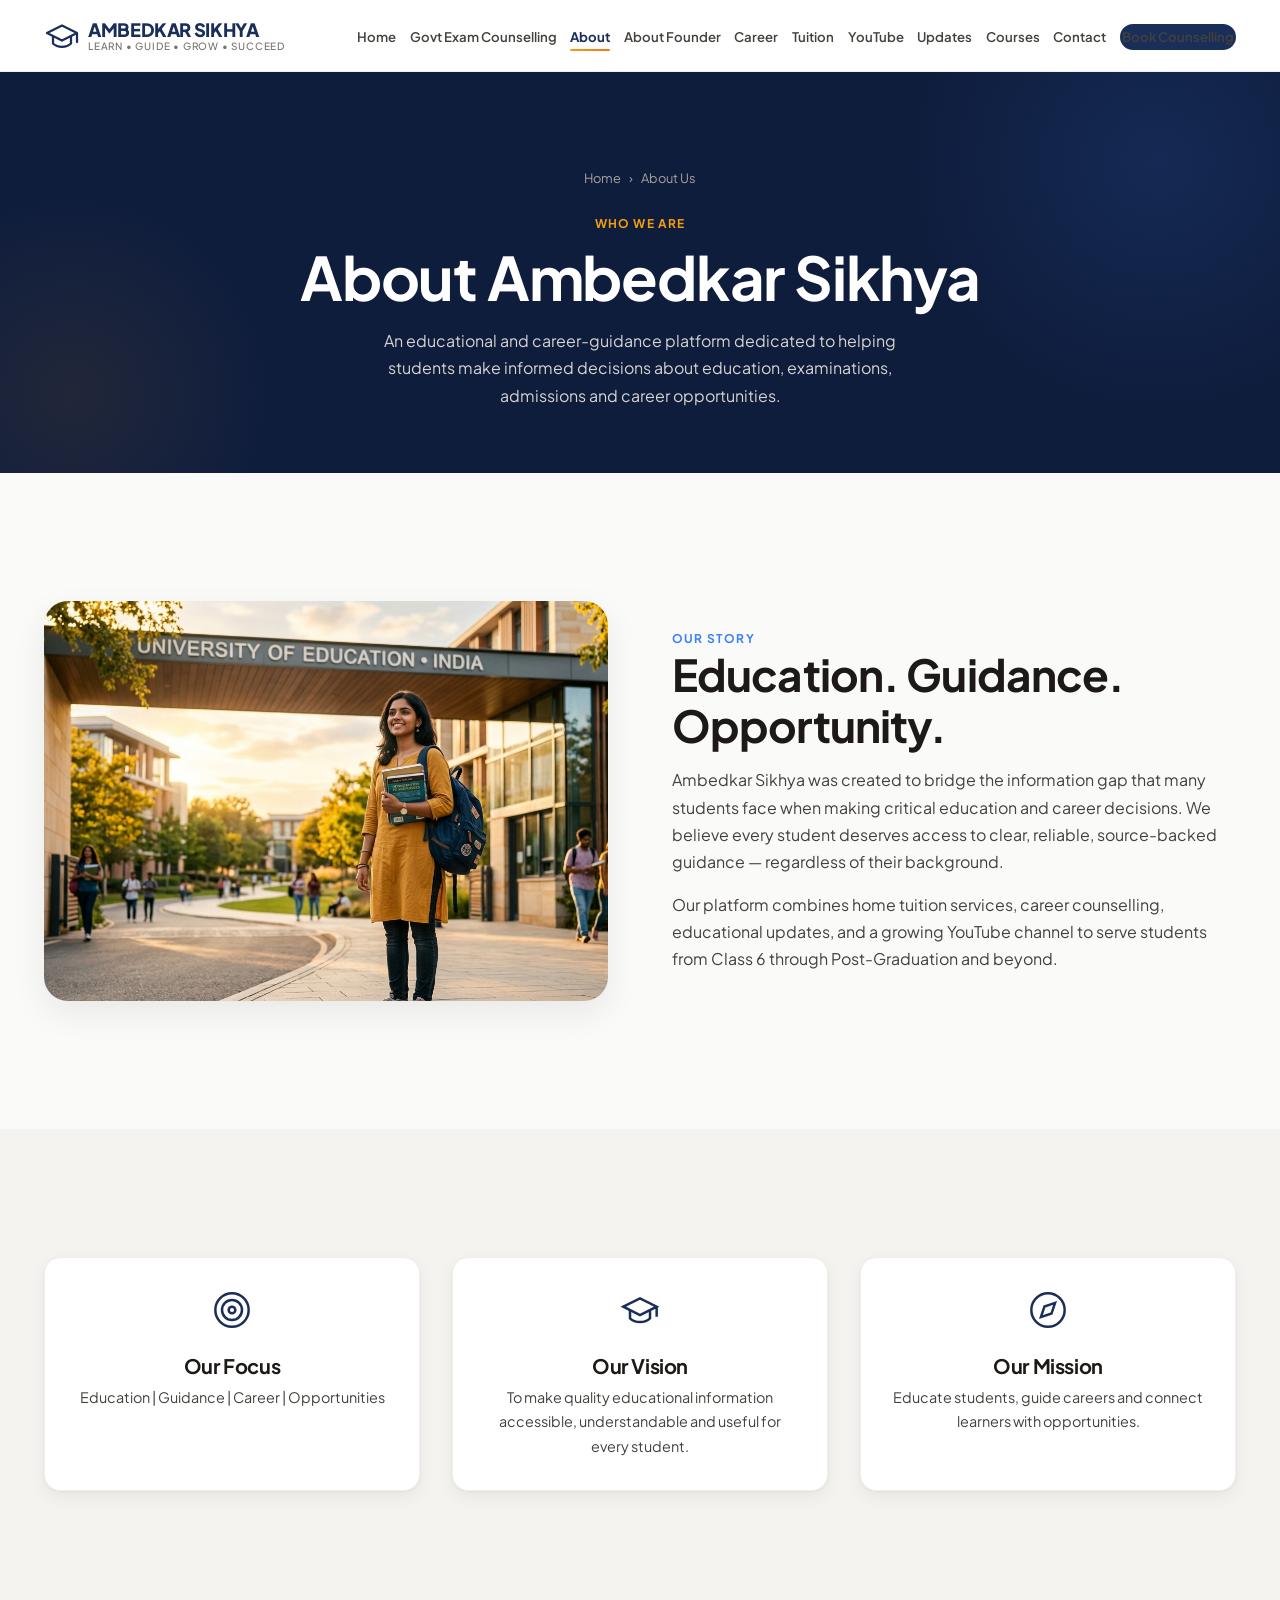
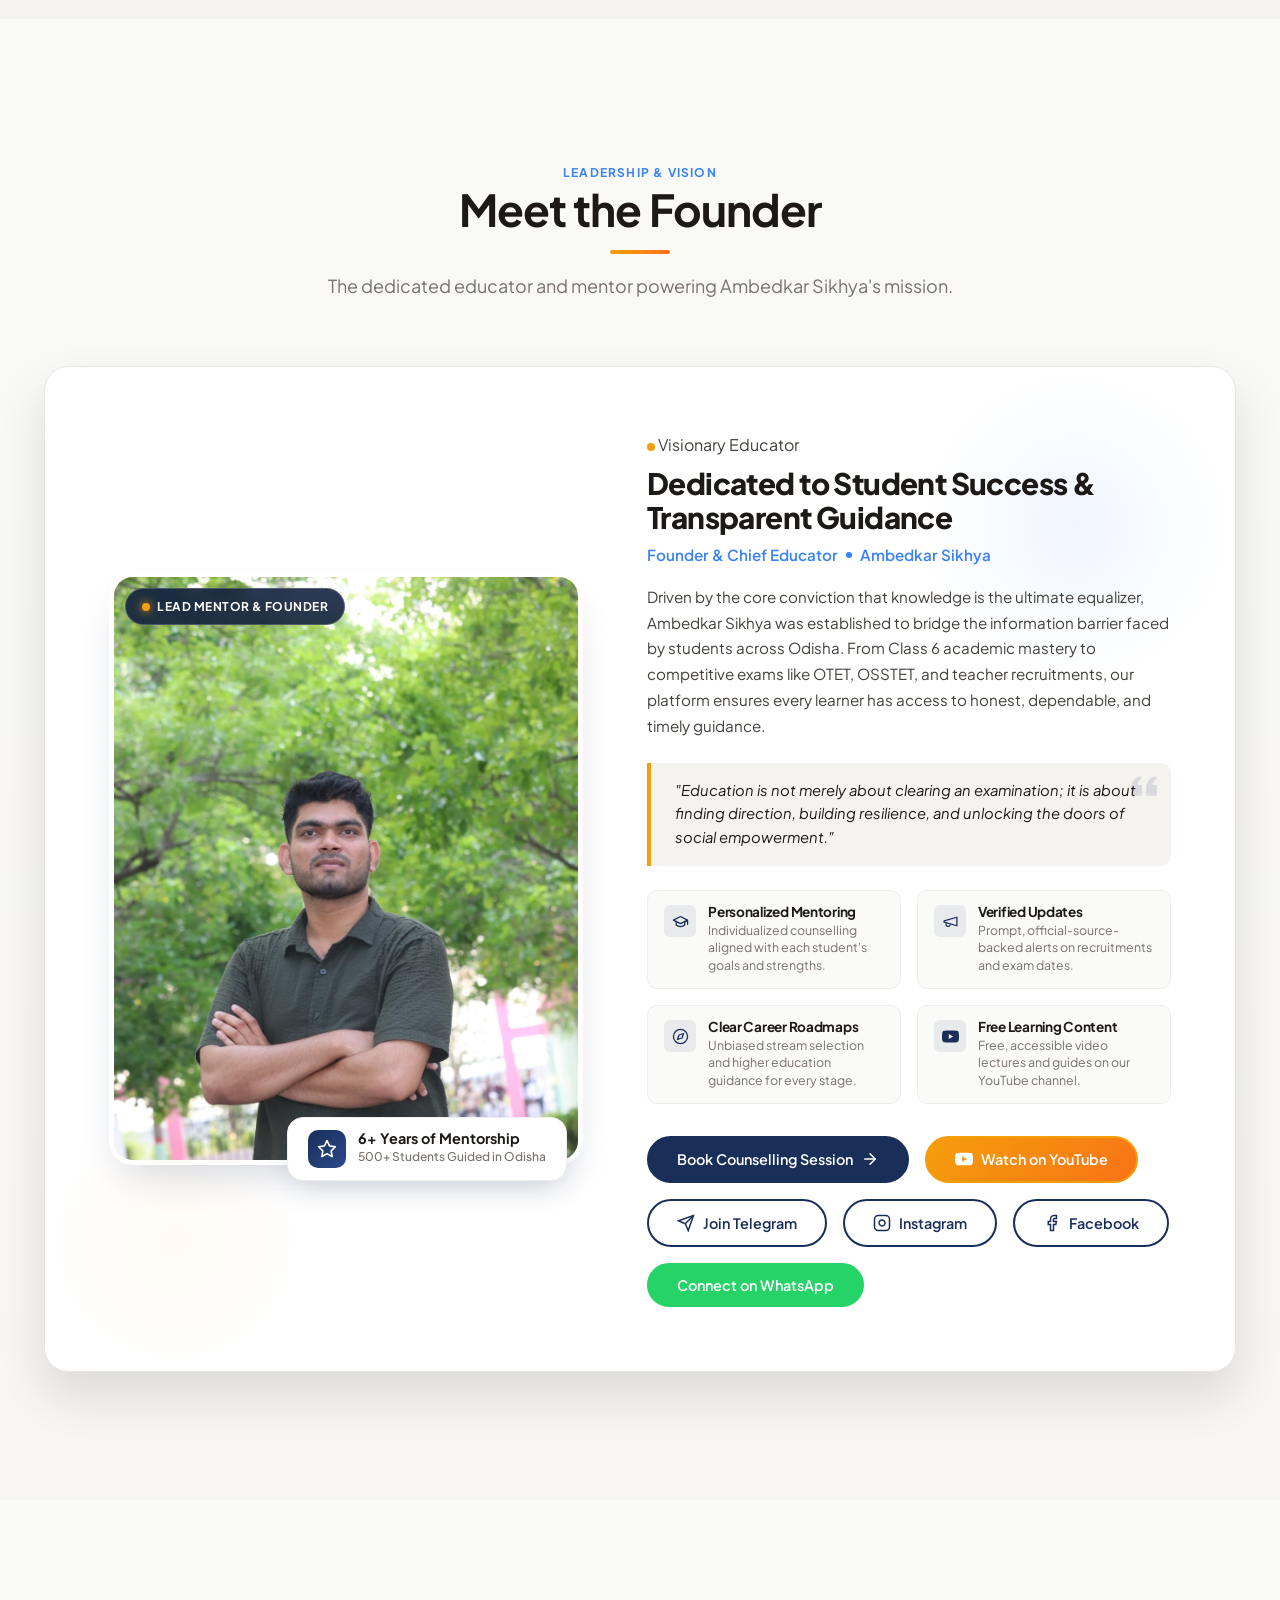
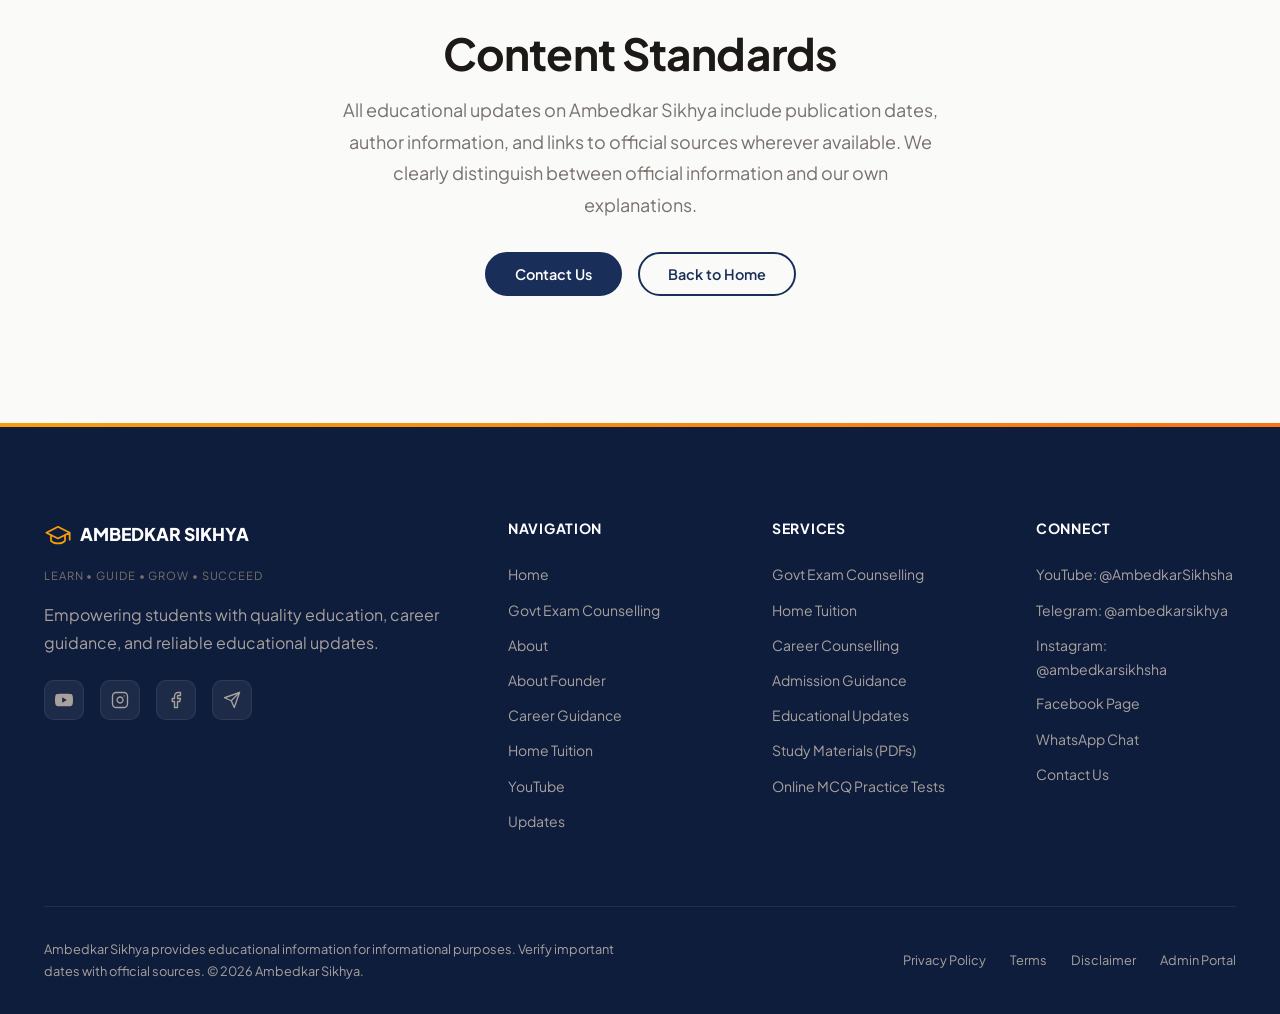
<file: about.html>
<!DOCTYPE html>
<html lang="en">
<head>
    <meta charset="UTF-8">
    <meta name="viewport" content="width=device-width, initial-scale=1.0">
    <title>About — Ambedkar Sikhya</title>
    <meta name="description" content="Ambedkar Sikhya is an educational and career-guidance platform dedicated to helping students make informed decisions.">
    <link rel="preconnect" href="https://fonts.googleapis.com">
    <link rel="preconnect" href="https://fonts.gstatic.com" crossorigin>
    <link href="https://fonts.googleapis.com/css2?family=Plus+Jakarta+Sans:wght@400;500;600;700;800&family=DM+Serif+Display&display=swap" rel="stylesheet">
    <link rel="stylesheet" href="style.css">
    <link rel="stylesheet" href="components.css">
    <link rel="stylesheet" href="responsive.css">
</head>
<body>
    <header class="header">
        <div class="header-inner">
            <a href="index.html" class="logo" aria-label="Ambedkar Sikhya Home">
                <svg class="logo-icon" xmlns="http://www.w3.org/2000/svg" viewBox="0 0 24 24" fill="none" stroke="currentColor" stroke-width="1.5" stroke-linecap="round" stroke-linejoin="round"><path d="M22 10v6M2 10l10-5 10 5-10 5z"/><path d="M6 12v5c3 3 9 3 12 0v-5"/></svg>
                <div class="logo-text">
                    <span class="logo-name">AMBEDKAR SIKHYA</span>
                    <span class="logo-tagline">Learn • Guide • Grow • Succeed</span>
                </div>
            </a>
            <nav class="nav">
                <ul class="nav-links">
                    <li><a href="index.html">Home</a></li>
                    <li><a href="index.html#gov-exam-counselling">Govt Exam Counselling</a></li>
                    <li><a href="about.html" class="active">About</a></li>
                    <li><a href="index.html#founder">About Founder</a></li>
                    <li><a href="career.html">Career</a></li>
                    <li><a href="tuition.html">Tuition</a></li>
                    <li><a href="youtube.html">YouTube</a></li>
                    <li><a href="updates.html">Updates</a></li>
                    <li><a href="courses.html">Courses</a></li>
                    <li><a href="contact.html">Contact</a></li>
                    <li class="nav-cta"><a href="counselling.html" class="btn btn-primary btn-sm">Book Counselling</a></li>
                    <li class="nav-whatsapp"><a href="https://wa.me/919090398780" target="_blank" rel="noopener" class="btn btn-whatsapp btn-sm">WhatsApp Us</a></li>
                </ul>
                <button class="hamburger" aria-label="Open menu" aria-expanded="false">
                    <svg xmlns="http://www.w3.org/2000/svg" viewBox="0 0 24 24" fill="none" stroke="currentColor" stroke-width="2" stroke-linecap="round" stroke-linejoin="round"><line x1="4" x2="20" y1="12" y2="12"/><line x1="4" x2="20" y1="6" y2="6"/><line x1="4" x2="20" y1="18" y2="18"/></svg>
                </button>
            </nav>
        </div>
    </header>

    <main>
        <section class="page-banner">
            <div class="container">
                <nav class="breadcrumb"><a href="index.html">Home</a><span class="breadcrumb-sep">›</span><span>About Us</span></nav>
                <p class="overline">Who We Are</p>
                <h1>About Ambedkar Sikhya</h1>
                <p>An educational and career-guidance platform dedicated to helping students make informed decisions about education, examinations, admissions and career opportunities.</p>
            </div>
        </section>

        <section class="section">
            <div class="container">
                <div class="split reveal">
                    <div class="split-image">
                        <img src="career-guidance.jpg" alt="Student on a modern campus at golden hour" loading="lazy">
                    </div>
                    <div>
                        <p class="overline">Our Story</p>
                        <h2>Education. Guidance. Opportunity.</h2>
                        <p class="mt-md">Ambedkar Sikhya was created to bridge the information gap that many students face when making critical education and career decisions. We believe every student deserves access to clear, reliable, source-backed guidance — regardless of their background.</p>
                        <p class="mt-md">Our platform combines home tuition services, career counselling, educational updates, and a growing YouTube channel to serve students from Class 6 through Post-Graduation and beyond.</p>
                    </div>
                </div>
            </div>
        </section>

        <section class="section section--alt">
            <div class="container">
                <div class="grid grid--3 reveal-stagger">
                    <div class="card">
                        <div class="card-body text-center">
                            <svg style="width:40px;height:40px;color:var(--color-primary);margin:0 auto var(--space-lg);" xmlns="http://www.w3.org/2000/svg" viewBox="0 0 24 24" fill="none" stroke="currentColor" stroke-width="1.5"><circle cx="12" cy="12" r="10"/><circle cx="12" cy="12" r="6"/><circle cx="12" cy="12" r="2"/></svg>
                            <h3 class="card-title">Our Focus</h3>
                            <p class="card-text">Education | Guidance | Career | Opportunities</p>
                        </div>
                    </div>
                    <div class="card">
                        <div class="card-body text-center">
                            <svg style="width:40px;height:40px;color:var(--color-primary);margin:0 auto var(--space-lg);" xmlns="http://www.w3.org/2000/svg" viewBox="0 0 24 24" fill="none" stroke="currentColor" stroke-width="1.5"><path d="M22 10v6M2 10l10-5 10 5-10 5z"/><path d="M6 12v5c3 3 9 3 12 0v-5"/></svg>
                            <h3 class="card-title">Our Vision</h3>
                            <p class="card-text">To make quality educational information accessible, understandable and useful for every student.</p>
                        </div>
                    </div>
                    <div class="card">
                        <div class="card-body text-center">
                            <svg style="width:40px;height:40px;color:var(--color-primary);margin:0 auto var(--space-lg);" xmlns="http://www.w3.org/2000/svg" viewBox="0 0 24 24" fill="none" stroke="currentColor" stroke-width="1.5"><circle cx="12" cy="12" r="10"/><polygon points="16.24 7.76 14.12 14.12 7.76 16.24 9.88 9.88 16.24 7.76"/></svg>
                            <h3 class="card-title">Our Mission</h3>
                            <p class="card-text">Educate students, guide careers and connect learners with opportunities.</p>
                        </div>
                    </div>
                </div>
            </div>
        </section>

        <!-- ——— ABOUT FOUNDER ——— -->
        <section class="section founder-section" id="founder">
            <div class="container">
                <div class="section-header reveal">
                    <p class="overline">Leadership & Vision</p>
                    <h2>Meet the Founder</h2>
                    <p class="lead">The dedicated educator and mentor powering Ambedkar Sikhya's mission.</p>
                </div>

                <div class="founder-card reveal">
                    <div class="founder-image-wrapper">
                        <div class="founder-badge-top">Lead Mentor & Founder</div>
                        <div class="founder-image-frame">
                            <img src="foundr.jpg" alt="Founder of Ambedkar Sikhya" loading="lazy">
                        </div>
                        <div class="founder-badge-bottom">
                            <div class="founder-badge-bottom-icon">
                                <svg xmlns="http://www.w3.org/2000/svg" viewBox="0 0 24 24" fill="none" stroke="currentColor" stroke-width="2" stroke-linecap="round" stroke-linejoin="round"><path d="M12 2l3.09 6.26L22 9.27l-5 4.87 1.18 6.88L12 17.77l-6.18 3.25L7 14.14 2 9.27l6.91-1.01L12 2z"/></svg>
                            </div>
                            <div class="founder-badge-bottom-text">
                                <strong>6+ Years of Mentorship</strong>
                                <span>500+ Students Guided in Odisha</span>
                            </div>
                        </div>
                    </div>

                    <div class="founder-content">
                        <div class="pill" style="align-self: flex-start; margin-bottom: var(--space-sm);">
                            <span style="display:inline-block;width:8px;height:8px;border-radius:50%;background:var(--color-accent);"></span>
                            Visionary Educator
                        </div>
                        <h3 style="font-size: 1.85rem; font-weight: 800; color: var(--color-heading); margin-bottom: 0.25rem;">Dedicated to Student Success & Transparent Guidance</h3>
                        <div class="founder-role">
                            <span>Founder & Chief Educator</span>
                            <span class="founder-role-dot"></span>
                            <span>Ambedkar Sikhya</span>
                        </div>

                        <p class="founder-bio">
                            Driven by the core conviction that knowledge is the ultimate equalizer, Ambedkar Sikhya was established to bridge the information barrier faced by students across Odisha. From Class 6 academic mastery to competitive exams like OTET, OSSTET, and teacher recruitments, our platform ensures every learner has access to honest, dependable, and timely guidance.
                        </p>

                        <div class="founder-quote">
                            <svg class="quote-icon" xmlns="http://www.w3.org/2000/svg" viewBox="0 0 24 24" fill="currentColor"><path d="M14.017 21v-7.391c0-5.704 3.731-9.57 8.983-10.609l.995 2.151c-2.432.917-3.995 3.638-3.995 5.849h4v10h-9.983zm-14.017 0v-7.391c0-5.704 3.748-9.57 9-10.609l.996 2.151c-2.433.917-3.996 3.638-3.996 5.849h3.983v10h-9.983z"/></svg>
                            "Education is not merely about clearing an examination; it is about finding direction, building resilience, and unlocking the doors of social empowerment."
                        </div>

                        <div class="founder-pillars">
                            <div class="founder-pillar-item">
                                <div class="pillar-icon">
                                    <svg xmlns="http://www.w3.org/2000/svg" viewBox="0 0 24 24" fill="none" stroke="currentColor" stroke-width="1.8" stroke-linecap="round" stroke-linejoin="round"><path d="M22 10v6M2 10l10-5 10 5-10 5z"/><path d="M6 12v5c3 3 9 3 12 0v-5"/></svg>
                                </div>
                                <div>
                                    <h5>Personalized Mentoring</h5>
                                    <p>Individualized counselling aligned with each student's goals and strengths.</p>
                                </div>
                            </div>
                            <div class="founder-pillar-item">
                                <div class="pillar-icon">
                                    <svg xmlns="http://www.w3.org/2000/svg" viewBox="0 0 24 24" fill="none" stroke="currentColor" stroke-width="1.8" stroke-linecap="round" stroke-linejoin="round"><path d="m3 11 18-5v12L3 13v-2z"/><path d="M11.6 16.8a3 3 0 1 1-5.8-1.6"/></svg>
                                </div>
                                <div>
                                    <h5>Verified Updates</h5>
                                    <p>Prompt, official-source-backed alerts on recruitments and exam dates.</p>
                                </div>
                            </div>
                            <div class="founder-pillar-item">
                                <div class="pillar-icon">
                                    <svg xmlns="http://www.w3.org/2000/svg" viewBox="0 0 24 24" fill="none" stroke="currentColor" stroke-width="1.8" stroke-linecap="round" stroke-linejoin="round"><circle cx="12" cy="12" r="10"/><polygon points="16.24 7.76 14.12 14.12 7.76 16.24 9.88 9.88 16.24 7.76"/></svg>
                                </div>
                                <div>
                                    <h5>Clear Career Roadmaps</h5>
                                    <p>Unbiased stream selection and higher education guidance for every stage.</p>
                                </div>
                            </div>
                            <div class="founder-pillar-item">
                                <div class="pillar-icon">
                                    <svg xmlns="http://www.w3.org/2000/svg" viewBox="0 0 24 24" fill="currentColor"><path d="M23.498 6.186a3.016 3.016 0 0 0-2.122-2.136C19.505 3.545 12 3.545 12 3.545s-7.505 0-9.377.505A3.017 3.017 0 0 0 .502 6.186C0 8.07 0 12 0 12s0 3.93.502 5.814a3.016 3.016 0 0 0 2.122 2.136c1.871.505 9.376.505 9.376.505s7.505 0 9.377-.505a3.015 3.015 0 0 0 2.122-2.136C24 15.93 24 12 24 12s0-3.93-.502-5.814zM9.545 15.568V8.432L15.818 12l-6.273 3.568z"/></svg>
                                </div>
                                <div>
                                    <h5>Free Learning Content</h5>
                                    <p>Free, accessible video lectures and guides on our YouTube channel.</p>
                                </div>
                            </div>
                        </div>

                        <div class="founder-actions">
                            <a href="counselling.html" class="btn btn-primary">
                                Book Counselling Session
                                <svg xmlns="http://www.w3.org/2000/svg" width="16" height="16" viewBox="0 0 24 24" fill="none" stroke="currentColor" stroke-width="2" stroke-linecap="round" stroke-linejoin="round"><path d="M5 12h14"/><path d="m12 5 7 7-7 7"/></svg>
                            </a>
                            <a href="https://www.youtube.com/@AmbedkarSikhsha" target="_blank" rel="noopener" class="btn btn-accent">
                                <svg xmlns="http://www.w3.org/2000/svg" width="16" height="16" viewBox="0 0 24 24" fill="currentColor"><path d="M23.498 6.186a3.016 3.016 0 0 0-2.122-2.136C19.505 3.545 12 3.545 12 3.545s-7.505 0-9.377.505A3.017 3.017 0 0 0 .502 6.186C0 8.07 0 12 0 12s0 3.93.502 5.814a3.016 3.016 0 0 0 2.122 2.136c1.871.505 9.376.505 9.376.505s7.505 0 9.377-.505a3.015 3.015 0 0 0 2.122-2.136C24 15.93 24 12 24 12s0-3.93-.502-5.814zM9.545 15.568V8.432L15.818 12l-6.273 3.568z"/></svg>
                                Watch on YouTube
                            </a>
                            <a href="https://t.me/ambedkarsikhya" target="_blank" rel="noopener" class="btn btn-secondary">
                                <svg xmlns="http://www.w3.org/2000/svg" width="16" height="16" viewBox="0 0 24 24" fill="none" stroke="currentColor" stroke-width="2"><path d="m22 2-7 20-4-9-9-4z"/><path d="M22 2 11 13"/></svg>
                                Join Telegram
                            </a>
                            <a href="https://www.instagram.com/ambedkarsikhsha?utm_source=qr&dlrf=MWZpNDZycWNyOHlrbw==" target="_blank" rel="noopener" class="btn btn-secondary">
                                <svg xmlns="http://www.w3.org/2000/svg" width="16" height="16" viewBox="0 0 24 24" fill="none" stroke="currentColor" stroke-width="2"><rect width="20" height="20" x="2" y="2" rx="5" ry="5"/><path d="M16 11.37A4 4 0 1 1 12.63 8 4 4 0 0 1 16 11.37z"/><line x1="17.5" x2="17.51" y1="6.5" y2="6.5"/></svg>
                                Instagram
                            </a>
                            <a href="https://www.facebook.com/share/1ETxiVoRoM/" target="_blank" rel="noopener" class="btn btn-secondary">
                                <svg xmlns="http://www.w3.org/2000/svg" width="16" height="16" viewBox="0 0 24 24" fill="none" stroke="currentColor" stroke-width="2"><path d="M18 2h-3a5 5 0 0 0-5 5v3H7v4h3v8h4v-8h3l1-4h-4V7a1 1 0 0 1 1-1h3z"/></svg>
                                Facebook
                            </a>
                            <a href="https://wa.me/919090398780" target="_blank" rel="noopener" class="btn btn-whatsapp">
                                Connect on WhatsApp
                            </a>
                        </div>
                    </div>
                </div>
            </div>
        </section>

        <section class="section text-center">
            <div class="container reveal">
                <h2>Content Standards</h2>
                <p class="lead mx-auto mt-md" style="max-width: 600px;">All educational updates on Ambedkar Sikhya include publication dates, author information, and links to official sources wherever available. We clearly distinguish between official information and our own explanations.</p>
                <div class="btn-group mt-xl" style="justify-content:center;">
                    <a href="contact.html" class="btn btn-primary">Contact Us</a>
                    <a href="index.html" class="btn btn-secondary">Back to Home</a>
                </div>
            </div>
        </section>
    </main>

    <footer class="footer">
        <div class="container">
            <div class="footer-grid">
                <div>
                    <div style="display: flex; align-items: center; gap: var(--space-sm); margin-bottom: var(--space-md);">
                        <svg class="logo-icon" xmlns="http://www.w3.org/2000/svg" viewBox="0 0 24 24" fill="none" stroke="currentColor" stroke-width="1.5" stroke-linecap="round" stroke-linejoin="round" style="width: 28px; height: 28px; color: var(--color-accent);"><path d="M22 10v6M2 10l10-5 10 5-10 5z"/><path d="M6 12v5c3 3 9 3 12 0v-5"/></svg>
                        <span style="font-size: 1.1rem; font-weight: 800; color: #fff;">AMBEDKAR SIKHYA</span>
                    </div>
                    <p style="font-size: 0.7rem; text-transform: uppercase; letter-spacing: 0.08em; color: #78716c; margin-bottom: 1rem;">Learn • Guide • Grow • Succeed</p>
                    <p>Empowering students with quality education, career guidance, and reliable educational updates.</p>
                    <div class="footer-social">
                        <a href="https://www.youtube.com/@AmbedkarSikhsha" target="_blank" rel="noopener" aria-label="YouTube">
                            <svg xmlns="http://www.w3.org/2000/svg" viewBox="0 0 24 24" fill="currentColor"><path d="M23.498 6.186a3.016 3.016 0 0 0-2.122-2.136C19.505 3.545 12 3.545 12 3.545s-7.505 0-9.377.505A3.017 3.017 0 0 0 .502 6.186C0 8.07 0 12 0 12s0 3.93.502 5.814a3.016 3.016 0 0 0 2.122 2.136c1.871.505 9.376.505 9.376.505s7.505 0 9.377-.505a3.015 3.015 0 0 0 2.122-2.136C24 15.93 24 12 24 12s0-3.93-.502-5.814zM9.545 15.568V8.432L15.818 12l-6.273 3.568z"/></svg>
                        </a>
                        <a href="https://www.instagram.com/ambedkarsikhsha?utm_source=qr&dlrf=MWZpNDZycWNyOHlrbw==" target="_blank" rel="noopener" aria-label="Instagram">
                            <svg xmlns="http://www.w3.org/2000/svg" viewBox="0 0 24 24" fill="none" stroke="currentColor" stroke-width="1.8" stroke-linecap="round" stroke-linejoin="round"><rect width="20" height="20" x="2" y="2" rx="5" ry="5"/><path d="M16 11.37A4 4 0 1 1 12.63 8 4 4 0 0 1 16 11.37z"/><line x1="17.5" x2="17.51" y1="6.5" y2="6.5"/></svg>
                        </a>
                        <a href="https://www.facebook.com/share/1ETxiVoRoM/" target="_blank" rel="noopener" aria-label="Facebook">
                            <svg xmlns="http://www.w3.org/2000/svg" viewBox="0 0 24 24" fill="none" stroke="currentColor" stroke-width="1.8" stroke-linecap="round" stroke-linejoin="round"><path d="M18 2h-3a5 5 0 0 0-5 5v3H7v4h3v8h4v-8h3l1-4h-4V7a1 1 0 0 1 1-1h3z"/></svg>
                        </a>
                        <a href="https://t.me/ambedkarsikhya" target="_blank" rel="noopener" aria-label="Telegram">
                            <svg xmlns="http://www.w3.org/2000/svg" viewBox="0 0 24 24" fill="none" stroke="currentColor" stroke-width="1.8" stroke-linecap="round" stroke-linejoin="round"><path d="m22 2-7 20-4-9-9-4z"/><path d="M22 2 11 13"/></svg>
                        </a>
                    </div>
                </div>
                <div>
                    <h4>Navigation</h4>
                    <ul class="footer-links">
                        <li><a href="index.html">Home</a></li>
                        <li><a href="index.html#gov-exam-counselling">Govt Exam Counselling</a></li>
                        <li><a href="about.html">About</a></li>
                        <li><a href="index.html#founder">About Founder</a></li>
                        <li><a href="career.html">Career Guidance</a></li>
                        <li><a href="tuition.html">Home Tuition</a></li>
                        <li><a href="youtube.html">YouTube</a></li>
                        <li><a href="updates.html">Updates</a></li>
                    </ul>
                </div>
                <div>
                    <h4>Services</h4>
                    <ul class="footer-links">
                        <li><a href="index.html#gov-exam-counselling">Govt Exam Counselling</a></li>
                        <li><a href="tuition.html">Home Tuition</a></li>
                        <li><a href="counselling.html">Career Counselling</a></li>
                        <li><a href="career.html">Admission Guidance</a></li>
                        <li><a href="updates.html">Educational Updates</a></li>
                        <li><a href="courses.html">Study Materials (PDFs)</a></li>
                        <li><a href="practice.html">Online MCQ Practice Tests</a></li>
                    </ul>
                </div>
                <div>
                    <h4>Connect</h4>
                    <ul class="footer-links">
                        <li><a href="https://www.youtube.com/@AmbedkarSikhsha" target="_blank" rel="noopener">YouTube: @AmbedkarSikhsha</a></li>
                        <li><a href="https://t.me/ambedkarsikhya" target="_blank" rel="noopener">Telegram: @ambedkarsikhya</a></li>
                        <li><a href="https://www.instagram.com/ambedkarsikhsha?utm_source=qr&dlrf=MWZpNDZycWNyOHlrbw==" target="_blank" rel="noopener">Instagram: @ambedkarsikhsha</a></li>
                        <li><a href="https://www.facebook.com/share/1ETxiVoRoM/" target="_blank" rel="noopener">Facebook Page</a></li>
                        <li><a href="https://wa.me/919090398780" target="_blank" rel="noopener">WhatsApp Chat</a></li>
                        <li><a href="contact.html">Contact Us</a></li>
                    </ul>
                </div>
            </div>
            <div class="footer-bottom">
                <p>Ambedkar Sikhya provides educational information for informational purposes. Verify important dates with official sources. &copy; 2026 Ambedkar Sikhya.</p>
                <div class="footer-legal">
                    <a href="#">Privacy Policy</a>
                    <a href="#">Terms</a>
                    <a href="#">Disclaimer</a>
                    <a href="admin.html">Admin Portal</a>
                </div>
            </div>
        </div>
    </footer>
    <script src="main.js"></script>
    <script src="script.js"></script>
</body>
</html>
</file>
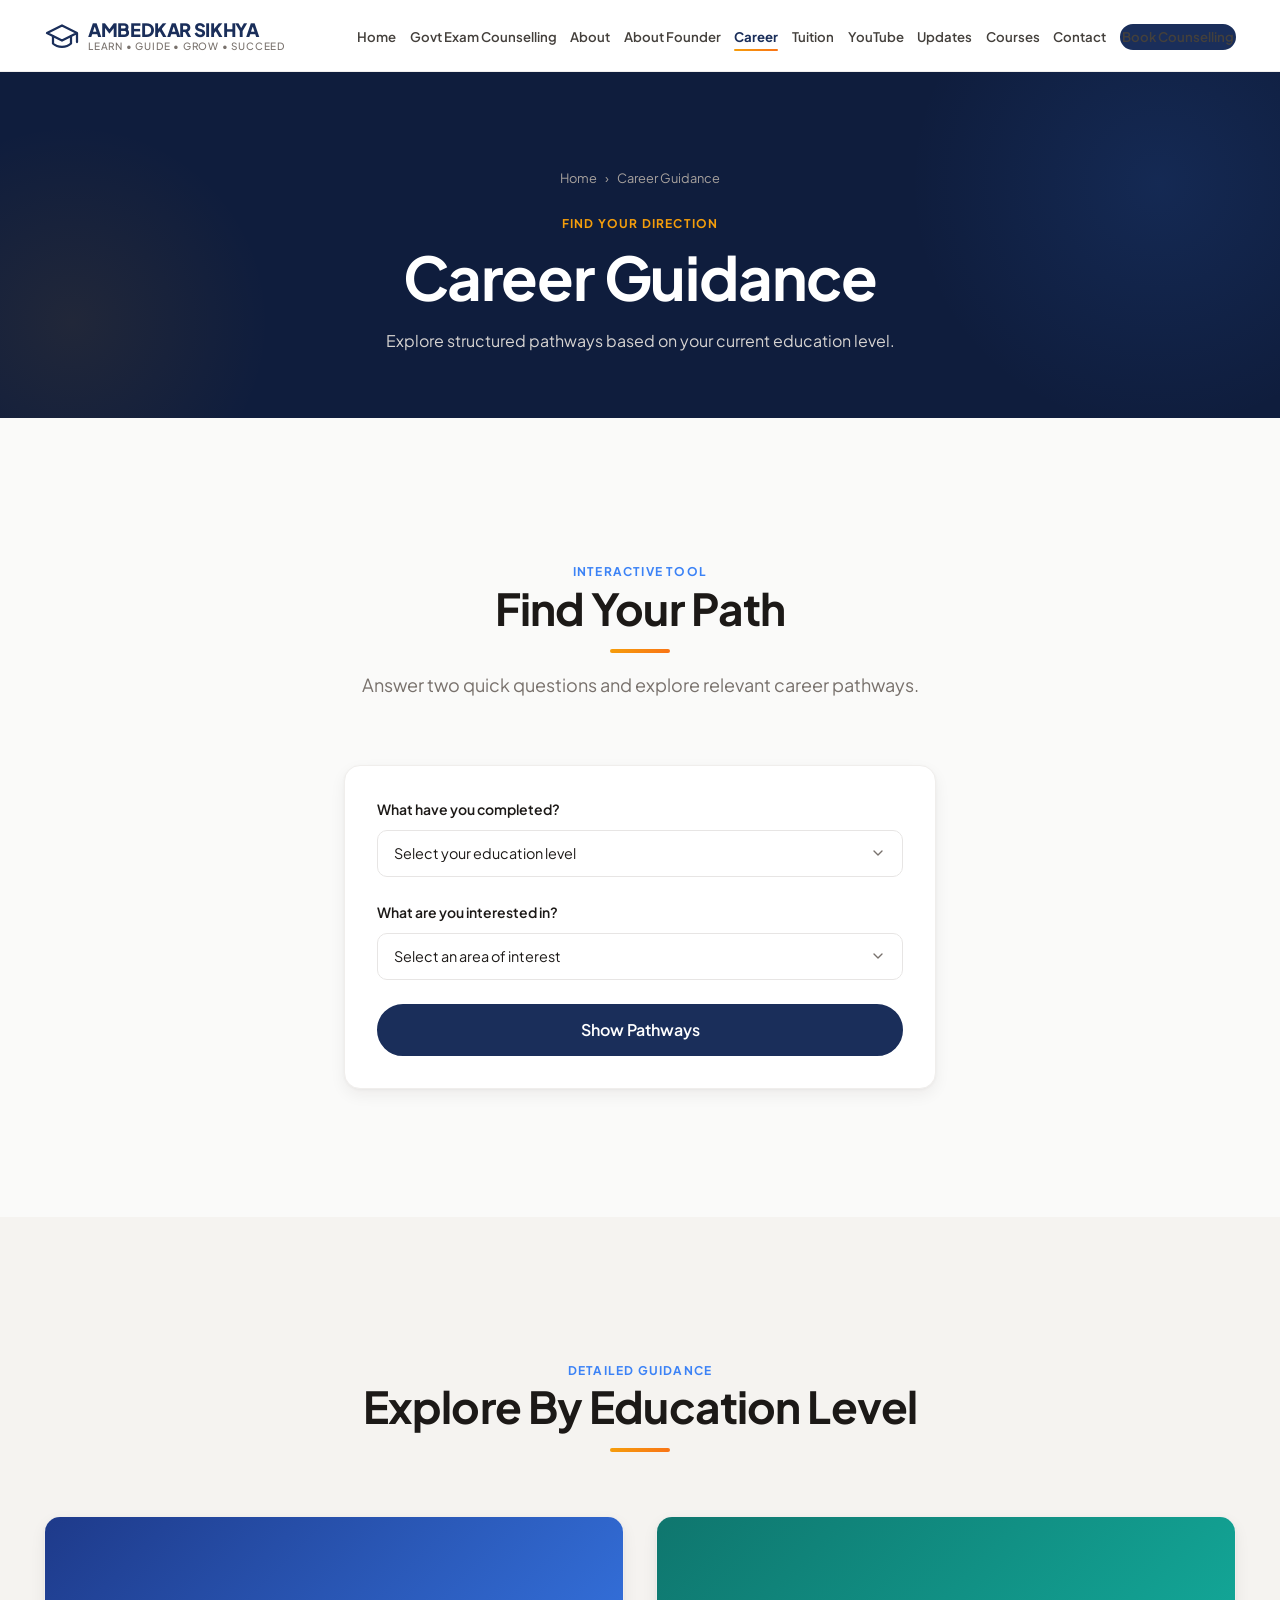
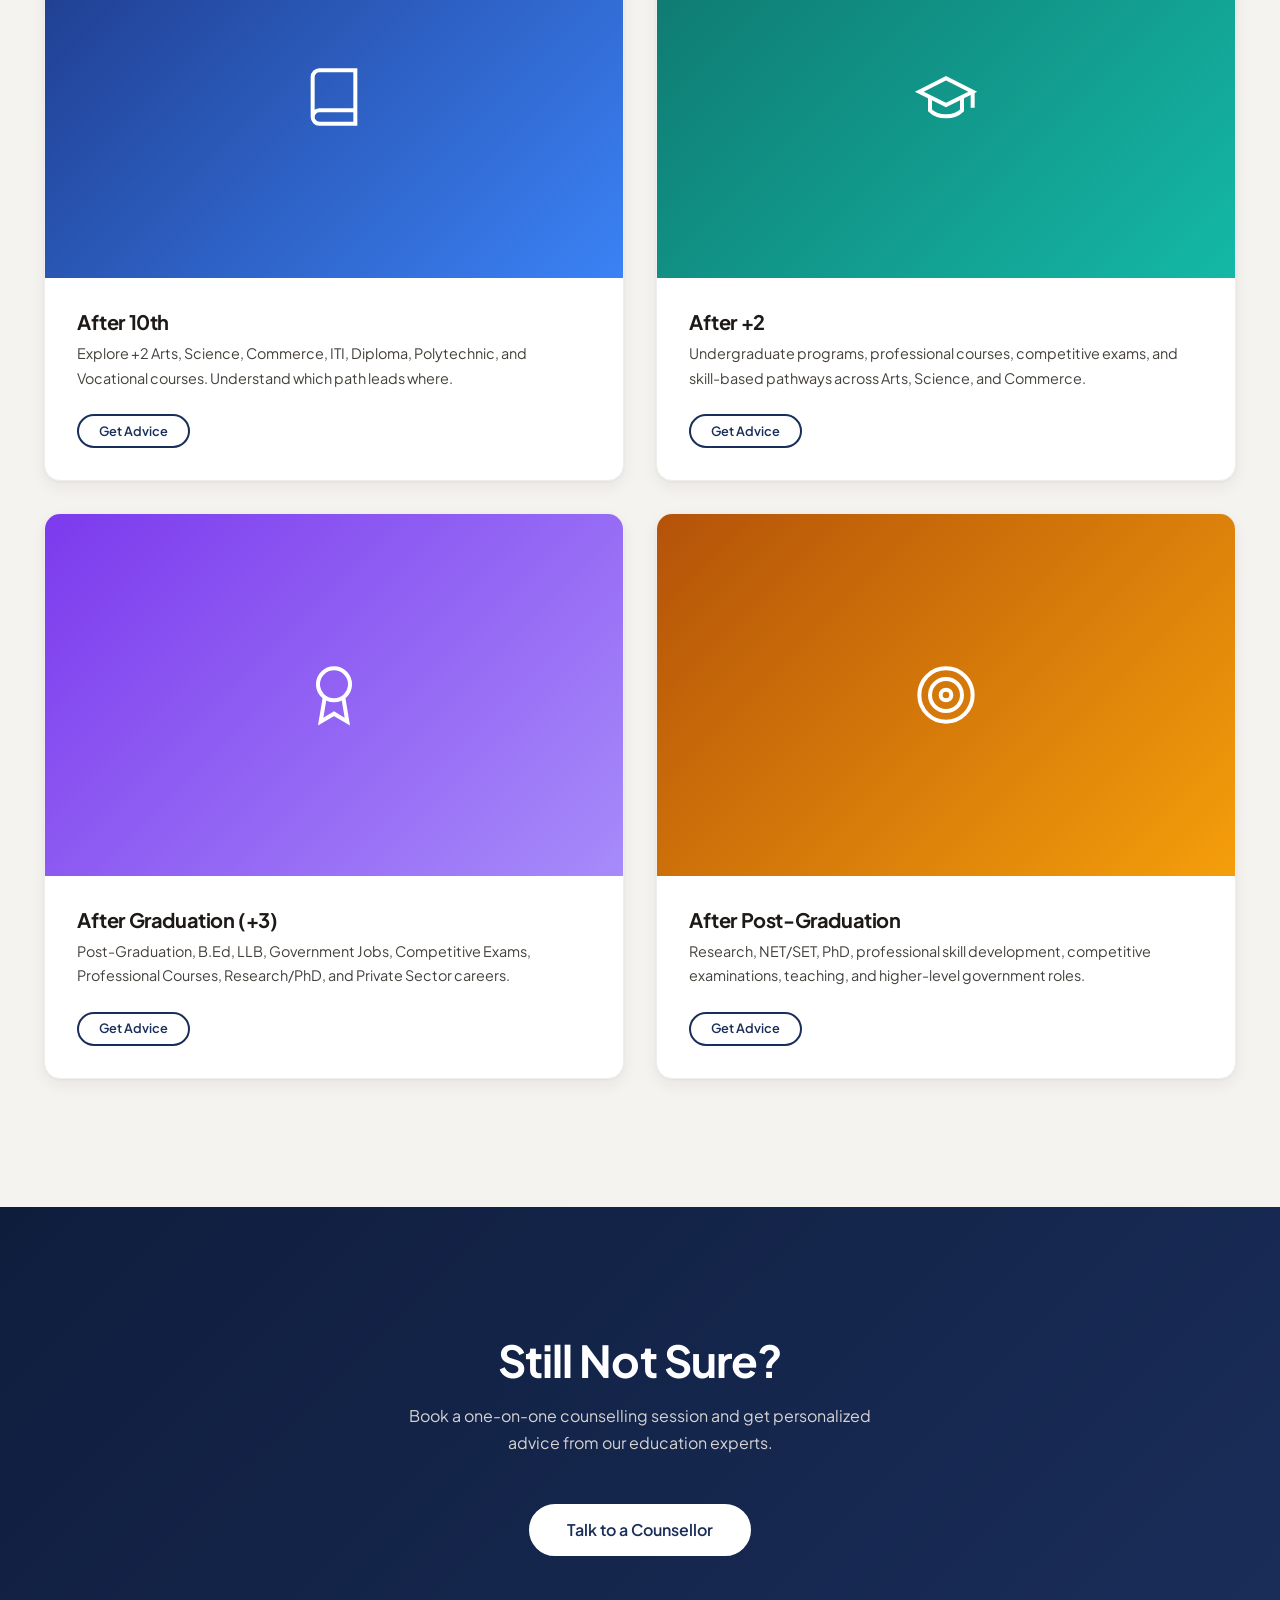
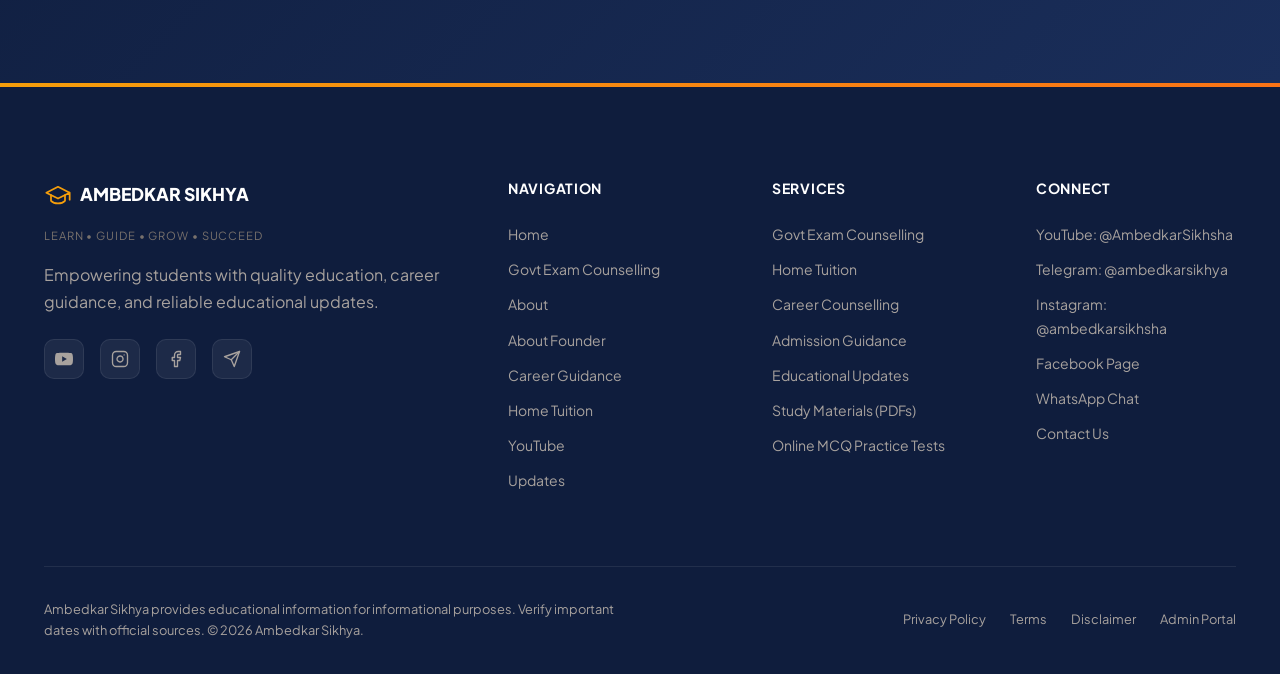
<file: career.html>
﻿<!DOCTYPE html>
<html lang="en">
<head>
    <meta charset="UTF-8">
    <meta name="viewport" content="width=device-width, initial-scale=1.0">
    <title>Career Guidance — Ambedkar Sikhya</title>
    <meta name="description" content="Explore career pathways after Class 10, +2, Graduation, and Post-Graduation. Interactive career guidance tool.">
    <link rel="preconnect" href="https://fonts.googleapis.com"><link rel="preconnect" href="https://fonts.gstatic.com" crossorigin>
    <link href="https://fonts.googleapis.com/css2?family=Plus+Jakarta+Sans:wght@400;500;600;700;800&family=DM+Serif+Display&display=swap" rel="stylesheet">
    <link rel="stylesheet" href="style.css"><link rel="stylesheet" href="components.css"><link rel="stylesheet" href="responsive.css">
</head>
<body>
    <header class="header">
        <div class="header-inner">
            <a href="index.html" class="logo" aria-label="Ambedkar Sikhya Home">
                <svg class="logo-icon" xmlns="http://www.w3.org/2000/svg" viewBox="0 0 24 24" fill="none" stroke="currentColor" stroke-width="1.5" stroke-linecap="round" stroke-linejoin="round"><path d="M22 10v6M2 10l10-5 10 5-10 5z"/><path d="M6 12v5c3 3 9 3 12 0v-5"/></svg>
                <div class="logo-text">
                    <span class="logo-name">AMBEDKAR SIKHYA</span>
                    <span class="logo-tagline">Learn • Guide • Grow • Succeed</span>
                </div>
            </a>
            <nav class="nav">
                <ul class="nav-links">
                    <li><a href="index.html">Home</a></li>
                    <li><a href="index.html#gov-exam-counselling">Govt Exam Counselling</a></li>
                    <li><a href="about.html">About</a></li>
                    <li><a href="index.html#founder">About Founder</a></li>
                    <li><a href="career.html" class="active">Career</a></li>
                    <li><a href="tuition.html">Tuition</a></li>
                    <li><a href="youtube.html">YouTube</a></li>
                    <li><a href="updates.html">Updates</a></li>
                    <li><a href="courses.html">Courses</a></li>
                    <li><a href="contact.html">Contact</a></li>
                    <li class="nav-cta"><a href="counselling.html" class="btn btn-primary btn-sm">Book Counselling</a></li>
                    <li class="nav-whatsapp"><a href="https://wa.me/919090398780" target="_blank" rel="noopener" class="btn btn-whatsapp btn-sm">WhatsApp Us</a></li>
                </ul>
                <button class="hamburger" aria-label="Open menu" aria-expanded="false">
                    <svg xmlns="http://www.w3.org/2000/svg" viewBox="0 0 24 24" fill="none" stroke="currentColor" stroke-width="2" stroke-linecap="round" stroke-linejoin="round"><line x1="4" x2="20" y1="12" y2="12"/><line x1="4" x2="20" y1="6" y2="6"/><line x1="4" x2="20" y1="18" y2="18"/></svg>
                </button>
            </nav>
        </div>
    </header>

    <main>
        <section class="page-banner">
            <div class="container">
                <nav class="breadcrumb"><a href="index.html">Home</a><span class="breadcrumb-sep">›</span><span>Career Guidance</span></nav>
                <p class="overline">Find Your Direction</p>
                <h1>Career Guidance</h1>
                <p>Explore structured pathways based on your current education level.</p>
            </div>
        </section>

        <!-- Career Questionnaire -->
        <section class="section">
            <div class="container" style="max-width: 640px;">
                <div class="section-header reveal">
                    <p class="overline">Interactive Tool</p>
                    <h2>Find Your Path</h2>
                    <p class="lead">Answer two quick questions and explore relevant career pathways.</p>
                </div>
                <div class="card reveal">
                    <div class="card-body">
                        <form id="career-questionnaire">
                            <div class="form-group">
                                <label class="form-label" for="education-level">What have you completed?</label>
                                <select id="education-level" class="form-control" required>
                                    <option value="">Select your education level</option>
                                    <option value="Class 10">Class 10</option>
                                    <option value="+2">+2 / Higher Secondary</option>
                                    <option value="Graduation">Graduation (+3)</option>
                                    <option value="Post-Graduation">Post-Graduation</option>
                                </select>
                            </div>
                            <div class="form-group">
                                <label class="form-label" for="career-interest">What are you interested in?</label>
                                <select id="career-interest" class="form-control" required>
                                    <option value="">Select an area of interest</option>
                                    <option value="Teaching">Teaching</option>
                                    <option value="Government Jobs">Government Jobs</option>
                                    <option value="Business">Business</option>
                                    <option value="Technology">Technology</option>
                                    <option value="Healthcare">Healthcare</option>
                                    <option value="Law">Law</option>
                                    <option value="Research">Research</option>
                                    <option value="Private Sector">Private Sector</option>
                                    <option value="Creative Fields">Creative Fields</option>
                                    <option value="Not Sure Yet">Not Sure Yet</option>
                                </select>
                            </div>
                            <button type="submit" class="btn btn-primary btn-lg" style="width: 100%;">Show Pathways</button>
                        </form>
                    </div>
                </div>
                <div id="career-results" class="hidden mt-xl"></div>
            </div>
        </section>

        <!-- Detailed Guidance Options -->
        <section class="section section--alt">
            <div class="container">
                <div class="section-header reveal">
                    <p class="overline">Detailed Guidance</p>
                    <h2>Explore By Education Level</h2>
                </div>
                <div class="grid grid--2 reveal-stagger">
                    <div class="card">
                        <div class="card-image" style="background: linear-gradient(135deg, #1e3a8a, #3b82f6); display: flex; align-items: center; justify-content: center;">
                            <svg style="width:64px;height:64px;color:#fff;" xmlns="http://www.w3.org/2000/svg" viewBox="0 0 24 24" fill="none" stroke="currentColor" stroke-width="1.5"><path d="M4 19.5v-15A2.5 2.5 0 0 1 6.5 2H20v20H6.5a2.5 2.5 0 0 1 0-5H20"/></svg>
                        </div>
                        <div class="card-body">
                            <h3 class="card-title">After 10th</h3>
                            <p class="card-text">Explore +2 Arts, Science, Commerce, ITI, Diploma, Polytechnic, and Vocational courses. Understand which path leads where.</p>
                            <div class="card-footer" style="padding:0; margin-top:var(--space-lg);">
                                <a href="counselling.html" class="btn btn-sm btn-secondary">Get Advice</a>
                            </div>
                        </div>
                    </div>
                    <div class="card">
                        <div class="card-image" style="background: linear-gradient(135deg, #0f766e, #14b8a6); display: flex; align-items: center; justify-content: center;">
                            <svg style="width:64px;height:64px;color:#fff;" xmlns="http://www.w3.org/2000/svg" viewBox="0 0 24 24" fill="none" stroke="currentColor" stroke-width="1.5"><path d="M22 10v6M2 10l10-5 10 5-10 5z"/><path d="M6 12v5c3 3 9 3 12 0v-5"/></svg>
                        </div>
                        <div class="card-body">
                            <h3 class="card-title">After +2</h3>
                            <p class="card-text">Undergraduate programs, professional courses, competitive exams, and skill-based pathways across Arts, Science, and Commerce.</p>
                            <div class="card-footer" style="padding:0; margin-top:var(--space-lg);">
                                <a href="counselling.html" class="btn btn-sm btn-secondary">Get Advice</a>
                            </div>
                        </div>
                    </div>
                    <div class="card">
                        <div class="card-image" style="background: linear-gradient(135deg, #7c3aed, #a78bfa); display: flex; align-items: center; justify-content: center;">
                            <svg style="width:64px;height:64px;color:#fff;" xmlns="http://www.w3.org/2000/svg" viewBox="0 0 24 24" fill="none" stroke="currentColor" stroke-width="1.5"><circle cx="12" cy="8" r="6"/><path d="M15.477 12.89 17 22l-5-3-5 3 1.523-9.11"/></svg>
                        </div>
                        <div class="card-body">
                            <h3 class="card-title">After Graduation (+3)</h3>
                            <p class="card-text">Post-Graduation, B.Ed, LLB, Government Jobs, Competitive Exams, Professional Courses, Research/PhD, and Private Sector careers.</p>
                            <div class="card-footer" style="padding:0; margin-top:var(--space-lg);">
                                <a href="counselling.html" class="btn btn-sm btn-secondary">Get Advice</a>
                            </div>
                        </div>
                    </div>
                    <div class="card">
                        <div class="card-image" style="background: linear-gradient(135deg, #b45309, #f59e0b); display: flex; align-items: center; justify-content: center;">
                            <svg style="width:64px;height:64px;color:#fff;" xmlns="http://www.w3.org/2000/svg" viewBox="0 0 24 24" fill="none" stroke="currentColor" stroke-width="1.5"><circle cx="12" cy="12" r="10"/><circle cx="12" cy="12" r="6"/><circle cx="12" cy="12" r="2"/></svg>
                        </div>
                        <div class="card-body">
                            <h3 class="card-title">After Post-Graduation</h3>
                            <p class="card-text">Research, NET/SET, PhD, professional skill development, competitive examinations, teaching, and higher-level government roles.</p>
                            <div class="card-footer" style="padding:0; margin-top:var(--space-lg);">
                                <a href="counselling.html" class="btn btn-sm btn-secondary">Get Advice</a>
                            </div>
                        </div>
                    </div>
                </div>
            </div>
        </section>

        <section class="section text-center" style="background: linear-gradient(135deg, var(--color-primary-dark), var(--color-primary)); color: #fff;">
            <div class="container reveal">
                <h2 style="color:#fff;">Still Not Sure?</h2>
                <p style="color:#d6d3d1;margin: var(--space-md) auto var(--space-2xl);max-width:480px;">Book a one-on-one counselling session and get personalized advice from our education experts.</p>
                <a href="counselling.html" class="btn btn-white btn-lg">Talk to a Counsellor</a>
            </div>
        </section>
    </main>

    <footer class="footer">
        <div class="container">
            <div class="footer-grid">
                <div>
                    <div style="display: flex; align-items: center; gap: var(--space-sm); margin-bottom: var(--space-md);">
                        <svg class="logo-icon" xmlns="http://www.w3.org/2000/svg" viewBox="0 0 24 24" fill="none" stroke="currentColor" stroke-width="1.5" stroke-linecap="round" stroke-linejoin="round" style="width: 28px; height: 28px; color: var(--color-accent);"><path d="M22 10v6M2 10l10-5 10 5-10 5z"/><path d="M6 12v5c3 3 9 3 12 0v-5"/></svg>
                        <span style="font-size: 1.1rem; font-weight: 800; color: #fff;">AMBEDKAR SIKHYA</span>
                    </div>
                    <p style="font-size: 0.7rem; text-transform: uppercase; letter-spacing: 0.08em; color: #78716c; margin-bottom: 1rem;">Learn • Guide • Grow • Succeed</p>
                    <p>Empowering students with quality education, career guidance, and reliable educational updates.</p>
                    <div class="footer-social">
                        <a href="https://www.youtube.com/@AmbedkarSikhsha" target="_blank" rel="noopener" aria-label="YouTube">
                            <svg xmlns="http://www.w3.org/2000/svg" viewBox="0 0 24 24" fill="currentColor"><path d="M23.498 6.186a3.016 3.016 0 0 0-2.122-2.136C19.505 3.545 12 3.545 12 3.545s-7.505 0-9.377.505A3.017 3.017 0 0 0 .502 6.186C0 8.07 0 12 0 12s0 3.93.502 5.814a3.016 3.016 0 0 0 2.122 2.136c1.871.505 9.376.505 9.376.505s7.505 0 9.377-.505a3.015 3.015 0 0 0 2.122-2.136C24 15.93 24 12 24 12s0-3.93-.502-5.814zM9.545 15.568V8.432L15.818 12l-6.273 3.568z"/></svg>
                        </a>
                        <a href="https://www.instagram.com/ambedkarsikhsha?utm_source=qr&dlrf=MWZpNDZycWNyOHlrbw==" target="_blank" rel="noopener" aria-label="Instagram">
                            <svg xmlns="http://www.w3.org/2000/svg" viewBox="0 0 24 24" fill="none" stroke="currentColor" stroke-width="1.8" stroke-linecap="round" stroke-linejoin="round"><rect width="20" height="20" x="2" y="2" rx="5" ry="5"/><path d="M16 11.37A4 4 0 1 1 12.63 8 4 4 0 0 1 16 11.37z"/><line x1="17.5" x2="17.51" y1="6.5" y2="6.5"/></svg>
                        </a>
                        <a href="https://www.facebook.com/share/1ETxiVoRoM/" target="_blank" rel="noopener" aria-label="Facebook">
                            <svg xmlns="http://www.w3.org/2000/svg" viewBox="0 0 24 24" fill="none" stroke="currentColor" stroke-width="1.8" stroke-linecap="round" stroke-linejoin="round"><path d="M18 2h-3a5 5 0 0 0-5 5v3H7v4h3v8h4v-8h3l1-4h-4V7a1 1 0 0 1 1-1h3z"/></svg>
                        </a>
                        <a href="https://t.me/ambedkarsikhya" target="_blank" rel="noopener" aria-label="Telegram">
                            <svg xmlns="http://www.w3.org/2000/svg" viewBox="0 0 24 24" fill="none" stroke="currentColor" stroke-width="1.8" stroke-linecap="round" stroke-linejoin="round"><path d="m22 2-7 20-4-9-9-4z"/><path d="M22 2 11 13"/></svg>
                        </a>
                    </div>
                </div>
                <div>
                    <h4>Navigation</h4>
                    <ul class="footer-links">
                        <li><a href="index.html">Home</a></li>
                        <li><a href="index.html#gov-exam-counselling">Govt Exam Counselling</a></li>
                        <li><a href="about.html">About</a></li>
                        <li><a href="index.html#founder">About Founder</a></li>
                        <li><a href="career.html">Career Guidance</a></li>
                        <li><a href="tuition.html">Home Tuition</a></li>
                        <li><a href="youtube.html">YouTube</a></li>
                        <li><a href="updates.html">Updates</a></li>
                    </ul>
                </div>
                <div>
                    <h4>Services</h4>
                    <ul class="footer-links">
                        <li><a href="index.html#gov-exam-counselling">Govt Exam Counselling</a></li>
                        <li><a href="tuition.html">Home Tuition</a></li>
                        <li><a href="counselling.html">Career Counselling</a></li>
                        <li><a href="career.html">Admission Guidance</a></li>
                        <li><a href="updates.html">Educational Updates</a></li>
                        <li><a href="courses.html">Study Materials (PDFs)</a></li>
                        <li><a href="practice.html">Online MCQ Practice Tests</a></li>
                    </ul>
                </div>
                <div>
                    <h4>Connect</h4>
                    <ul class="footer-links">
                        <li><a href="https://www.youtube.com/@AmbedkarSikhsha" target="_blank" rel="noopener">YouTube: @AmbedkarSikhsha</a></li>
                        <li><a href="https://t.me/ambedkarsikhya" target="_blank" rel="noopener">Telegram: @ambedkarsikhya</a></li>
                        <li><a href="https://www.instagram.com/ambedkarsikhsha?utm_source=qr&dlrf=MWZpNDZycWNyOHlrbw==" target="_blank" rel="noopener">Instagram: @ambedkarsikhsha</a></li>
                        <li><a href="https://www.facebook.com/share/1ETxiVoRoM/" target="_blank" rel="noopener">Facebook Page</a></li>
                        <li><a href="https://wa.me/919090398780" target="_blank" rel="noopener">WhatsApp Chat</a></li>
                        <li><a href="contact.html">Contact Us</a></li>
                    </ul>
                </div>
            </div>
            <div class="footer-bottom">
                <p>Ambedkar Sikhya provides educational information for informational purposes. Verify important dates with official sources. &copy; 2026 Ambedkar Sikhya.</p>
                <div class="footer-legal">
                    <a href="#">Privacy Policy</a>
                    <a href="#">Terms</a>
                    <a href="#">Disclaimer</a>
                    <a href="admin.html">Admin Portal</a>
                </div>
            </div>
        </div>
    </footer>
    <script src="main.js"></script><script src="career.js"></script>
    <script src="script.js"></script>
</body>
</html>
</file>
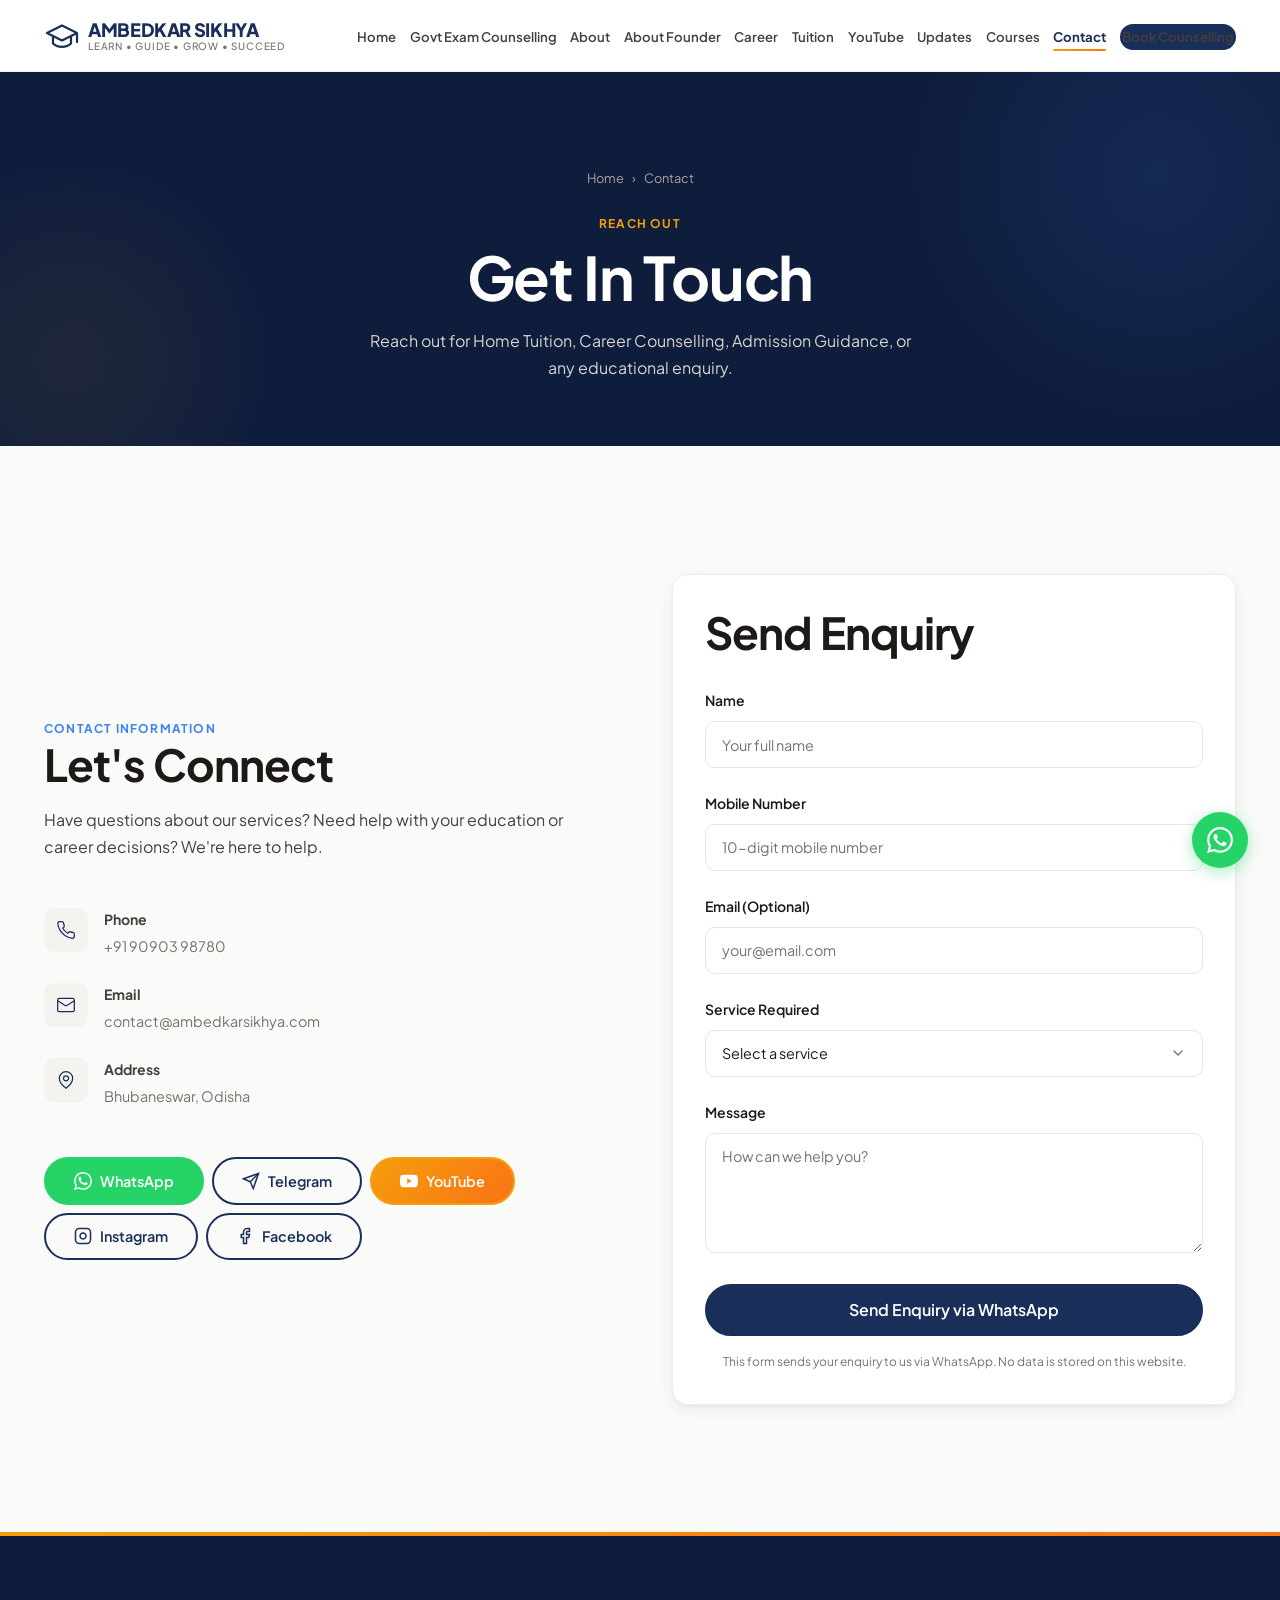
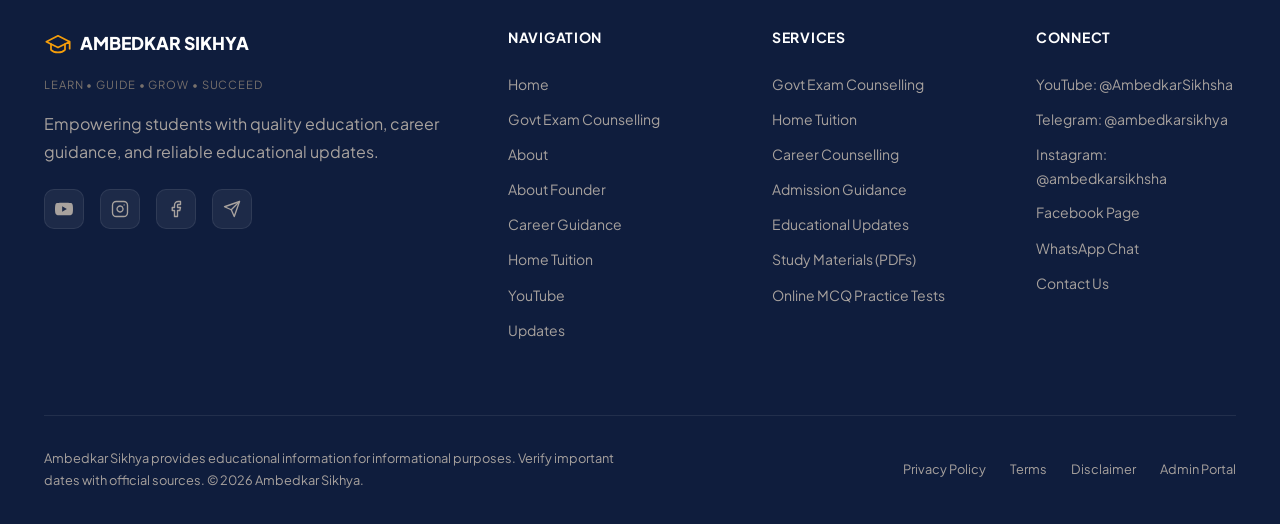
<file: contact.html>
﻿<!DOCTYPE html>
<html lang="en">
<head>
    <meta charset="UTF-8">
    <meta name="viewport" content="width=device-width, initial-scale=1.0">
    <title>Contact Us — Ambedkar Sikhya</title>
    <meta name="description" content="Get in touch with Ambedkar Sikhya for Home Tuition, Career Counselling, Admission Guidance, or any educational enquiry.">
    <link rel="preconnect" href="https://fonts.googleapis.com"><link rel="preconnect" href="https://fonts.gstatic.com" crossorigin>
    <link href="https://fonts.googleapis.com/css2?family=Plus+Jakarta+Sans:wght@400;500;600;700;800&family=DM+Serif+Display&display=swap" rel="stylesheet">
    <link rel="stylesheet" href="style.css"><link rel="stylesheet" href="components.css"><link rel="stylesheet" href="responsive.css">
</head>
<body>
    <header class="header">
        <div class="header-inner">
            <a href="index.html" class="logo" aria-label="Ambedkar Sikhya Home">
                <svg class="logo-icon" xmlns="http://www.w3.org/2000/svg" viewBox="0 0 24 24" fill="none" stroke="currentColor" stroke-width="1.5" stroke-linecap="round" stroke-linejoin="round"><path d="M22 10v6M2 10l10-5 10 5-10 5z"/><path d="M6 12v5c3 3 9 3 12 0v-5"/></svg>
                <div class="logo-text">
                    <span class="logo-name">AMBEDKAR SIKHYA</span>
                    <span class="logo-tagline">Learn • Guide • Grow • Succeed</span>
                </div>
            </a>
            <nav class="nav">
                <ul class="nav-links">
                    <li><a href="index.html">Home</a></li>
                    <li><a href="index.html#gov-exam-counselling">Govt Exam Counselling</a></li>
                    <li><a href="about.html">About</a></li>
                    <li><a href="index.html#founder">About Founder</a></li>
                    <li><a href="career.html">Career</a></li>
                    <li><a href="tuition.html">Tuition</a></li>
                    <li><a href="youtube.html">YouTube</a></li>
                    <li><a href="updates.html">Updates</a></li>
                    <li><a href="courses.html">Courses</a></li>
                    <li><a href="contact.html" class="active">Contact</a></li>
                    <li class="nav-cta"><a href="counselling.html" class="btn btn-primary btn-sm">Book Counselling</a></li>
                    <li class="nav-whatsapp"><a href="https://wa.me/919090398780" target="_blank" rel="noopener" class="btn btn-whatsapp btn-sm">WhatsApp Us</a></li>
                </ul>
                <button class="hamburger" aria-label="Open menu" aria-expanded="false">
                    <svg xmlns="http://www.w3.org/2000/svg" viewBox="0 0 24 24" fill="none" stroke="currentColor" stroke-width="2" stroke-linecap="round" stroke-linejoin="round"><line x1="4" x2="20" y1="12" y2="12"/><line x1="4" x2="20" y1="6" y2="6"/><line x1="4" x2="20" y1="18" y2="18"/></svg>
                </button>
            </nav>
        </div>
    </header>

    <main>
        <section class="page-banner">
            <div class="container">
                <nav class="breadcrumb"><a href="index.html">Home</a><span class="breadcrumb-sep">›</span><span>Contact</span></nav>
                <p class="overline">Reach Out</p>
                <h1>Get In Touch</h1>
                <p>Reach out for Home Tuition, Career Counselling, Admission Guidance, or any educational enquiry.</p>
            </div>
        </section>

        <section class="section">
            <div class="container">
                <div class="split reveal">
                    <!-- Contact Info -->
                    <div>
                        <p class="overline">Contact Information</p>
                        <h2>Let's Connect</h2>
                        <p class="mt-md">Have questions about our services? Need help with your education or career decisions? We're here to help.</p>

                        <div style="margin-top: var(--space-2xl); display: grid; gap: var(--space-lg);">
                            <div style="display: flex; align-items: flex-start; gap: var(--space-md);">
                                <div style="width:44px;height:44px;border-radius:var(--radius-md);background:var(--color-bg-alt);display:flex;align-items:center;justify-content:center;flex-shrink:0;">
                                    <svg style="width:20px;height:20px;color:var(--color-primary);" xmlns="http://www.w3.org/2000/svg" viewBox="0 0 24 24" fill="none" stroke="currentColor" stroke-width="1.5"><path d="M22 16.92v3a2 2 0 0 1-2.18 2 19.79 19.79 0 0 1-8.63-3.07 19.5 19.5 0 0 1-6-6 19.79 19.79 0 0 1-3.07-8.67A2 2 0 0 1 4.11 2h3a2 2 0 0 1 2 1.72 12.84 12.84 0 0 0 .7 2.81 2 2 0 0 1-.45 2.11L8.09 9.91a16 16 0 0 0 6 6l1.27-1.27a2 2 0 0 1 2.11-.45 12.84 12.84 0 0 0 2.81.7A2 2 0 0 1 22 16.92z"/></svg>
                                </div>
                                <div>
                                    <strong style="display:block;font-size:0.875rem;">Phone</strong>
                                    <span style="font-size:0.9rem;color:var(--color-text-light);">+91 90903 98780</span>
                                </div>
                            </div>
                            <div style="display: flex; align-items: flex-start; gap: var(--space-md);">
                                <div style="width:44px;height:44px;border-radius:var(--radius-md);background:var(--color-bg-alt);display:flex;align-items:center;justify-content:center;flex-shrink:0;">
                                    <svg style="width:20px;height:20px;color:var(--color-primary);" xmlns="http://www.w3.org/2000/svg" viewBox="0 0 24 24" fill="none" stroke="currentColor" stroke-width="1.5"><rect width="20" height="16" x="2" y="4" rx="2"/><path d="m22 7-8.97 5.7a1.94 1.94 0 0 1-2.06 0L2 7"/></svg>
                                </div>
                                <div>
                                    <strong style="display:block;font-size:0.875rem;">Email</strong>
                                    <span style="font-size:0.9rem;color:var(--color-text-light);">contact@ambedkarsikhya.com</span>
                                </div>
                            </div>
                            <div style="display: flex; align-items: flex-start; gap: var(--space-md);">
                                <div style="width:44px;height:44px;border-radius:var(--radius-md);background:var(--color-bg-alt);display:flex;align-items:center;justify-content:center;flex-shrink:0;">
                                    <svg style="width:20px;height:20px;color:var(--color-primary);" xmlns="http://www.w3.org/2000/svg" viewBox="0 0 24 24" fill="none" stroke="currentColor" stroke-width="1.5"><path d="M20 10c0 6-8 12-8 12s-8-6-8-12a8 8 0 0 1 16 0Z"/><circle cx="12" cy="10" r="3"/></svg>
                                </div>
                                <div>
                                    <strong style="display:block;font-size:0.875rem;">Address</strong>
                                    <span style="font-size:0.9rem;color:var(--color-text-light);">Bhubaneswar, Odisha</span>
                                </div>
                            </div>
                        </div>

                        <div class="btn-group mt-2xl" style="flex-wrap: wrap; gap: var(--space-sm);">
                            <a href="https://wa.me/919090398780" class="btn btn-whatsapp" target="_blank" rel="noopener">
                                <svg xmlns="http://www.w3.org/2000/svg" width="18" height="18" viewBox="0 0 24 24" fill="currentColor"><path d="M17.472 14.382c-.297-.149-1.758-.867-2.03-.967-.273-.099-.471-.148-.67.15-.197.297-.767.966-.94 1.164-.173.199-.347.223-.644.075-.297-.15-1.255-.463-2.39-1.475-.883-.788-1.48-1.761-1.653-2.059-.173-.297-.018-.458.13-.606.134-.133.298-.347.446-.52.149-.174.198-.298.298-.497.099-.198.05-.371-.025-.52-.075-.149-.669-1.612-.916-2.207-.242-.579-.487-.5-.669-.51-.173-.008-.371-.01-.57-.01-.198 0-.52.074-.792.372-.272.297-1.04 1.016-1.04 2.479 0 1.462 1.065 2.875 1.213 3.074.149.198 2.096 3.2 5.077 4.487.709.306 1.262.489 1.694.625.712.227 1.36.195 1.871.118.571-.085 1.758-.719 2.006-1.413.248-.694.248-1.289.173-1.413-.074-.124-.272-.198-.57-.347m-5.421 7.403h-.004a9.87 9.87 0 01-5.031-1.378l-.361-.214-3.741.982.998-3.648-.235-.374a9.86 9.86 0 01-1.51-5.26c.001-5.45 4.436-9.884 9.888-9.884 2.64 0 5.122 1.03 6.988 2.898a9.825 9.825 0 012.893 6.994c-.003 5.45-4.437 9.884-9.885 9.884m8.413-18.297A11.815 11.815 0 0012.05 0C5.495 0 .16 5.335.157 11.892c0 2.096.547 4.142 1.588 5.945L.057 24l6.305-1.654a11.882 11.882 0 005.683 1.448h.005c6.554 0 11.89-5.335 11.893-11.893a11.821 11.821 0 00-3.48-8.413z"/></svg>
                                WhatsApp
                            </a>
                            <a href="https://t.me/ambedkarsikhya" class="btn btn-secondary" target="_blank" rel="noopener">
                                <svg xmlns="http://www.w3.org/2000/svg" width="18" height="18" viewBox="0 0 24 24" fill="none" stroke="currentColor" stroke-width="2"><path d="m22 2-7 20-4-9-9-4z"/><path d="M22 2 11 13"/></svg>
                                Telegram
                            </a>
                            <a href="https://www.youtube.com/@AmbedkarSikhsha" class="btn btn-accent" target="_blank" rel="noopener">
                                <svg xmlns="http://www.w3.org/2000/svg" width="18" height="18" viewBox="0 0 24 24" fill="currentColor"><path d="M23.498 6.186a3.016 3.016 0 0 0-2.122-2.136C19.505 3.545 12 3.545 12 3.545s-7.505 0-9.377.505A3.017 3.017 0 0 0 .502 6.186C0 8.07 0 12 0 12s0 3.93.502 5.814a3.016 3.016 0 0 0 2.122 2.136c1.871.505 9.376.505 9.376.505s7.505 0 9.377-.505a3.015 3.015 0 0 0 2.122-2.136C24 15.93 24 12 24 12s0-3.93-.502-5.814zM9.545 15.568V8.432L15.818 12l-6.273 3.568z"/></svg>
                                YouTube
                            </a>
                            <a href="https://www.instagram.com/ambedkarsikhsha?utm_source=qr&dlrf=MWZpNDZycWNyOHlrbw==" class="btn btn-secondary" target="_blank" rel="noopener">
                                <svg xmlns="http://www.w3.org/2000/svg" width="18" height="18" viewBox="0 0 24 24" fill="none" stroke="currentColor" stroke-width="2"><rect width="20" height="20" x="2" y="2" rx="5" ry="5"/><path d="M16 11.37A4 4 0 1 1 12.63 8 4 4 0 0 1 16 11.37z"/><line x1="17.5" x2="17.51" y1="6.5" y2="6.5"/></svg>
                                Instagram
                            </a>
                            <a href="https://www.facebook.com/share/1ETxiVoRoM/" class="btn btn-secondary" target="_blank" rel="noopener">
                                <svg xmlns="http://www.w3.org/2000/svg" width="18" height="18" viewBox="0 0 24 24" fill="none" stroke="currentColor" stroke-width="2"><path d="M18 2h-3a5 5 0 0 0-5 5v3H7v4h3v8h4v-8h3l1-4h-4V7a1 1 0 0 1 1-1h3z"/></svg>
                                Facebook
                            </a>
                        </div>
                    </div>

                    <!-- Form -->
                    <div>
                        <div class="card">
                            <div class="card-body">
                                <h2 style="margin-bottom: var(--space-xl);">Send Enquiry</h2>
                                <form data-whatsapp="true" data-purpose="General Enquiry">
                                    <div class="form-group">
                                        <label class="form-label" for="name">Name</label>
                                        <input type="text" id="name" name="Name" class="form-control" placeholder="Your full name" required>
                                        <span class="error-message">Please enter your name.</span>
                                    </div>
                                    <div class="form-group">
                                        <label class="form-label" for="mobile">Mobile Number</label>
                                        <input type="tel" id="mobile" name="Mobile" class="form-control" placeholder="10-digit mobile number" required>
                                        <span class="error-message">Please enter a valid mobile number.</span>
                                    </div>
                                    <div class="form-group">
                                        <label class="form-label" for="email">Email (Optional)</label>
                                        <input type="email" id="email" name="Email" class="form-control" placeholder="your@email.com">
                                    </div>
                                    <div class="form-group">
                                        <label class="form-label" for="service">Service Required</label>
                                        <select id="service" name="Service Required" class="form-control" required>
                                            <option value="">Select a service</option>
                                            <option value="Home Tuition">Home Tuition</option>
                                            <option value="Career Counselling">Career Counselling</option>
                                            <option value="Admission Guidance">Admission Guidance</option>
                                            <option value="YouTube Collaboration">YouTube Collaboration</option>
                                            <option value="Educational Services">Educational Services</option>
                                            <option value="Other">Other</option>
                                        </select>
                                        <span class="error-message">Please select a service.</span>
                                    </div>
                                    <div class="form-group">
                                        <label class="form-label" for="message">Message</label>
                                        <textarea id="message" name="Message" class="form-control" rows="4" placeholder="How can we help you?" required></textarea>
                                        <span class="error-message">Please enter your message.</span>
                                    </div>
                                    <button type="submit" class="btn btn-primary btn-lg" style="width: 100%;">Send Enquiry via WhatsApp</button>
                                    <p style="font-size:0.75rem;color:var(--color-text-light);margin-top:var(--space-md);text-align:center;">This form sends your enquiry to us via WhatsApp. No data is stored on this website.</p>
                                </form>
                            </div>
                        </div>
                    </div>
                </div>
            </div>
        </section>
    </main>

    <footer class="footer">
        <div class="container">
            <div class="footer-grid">
                <div>
                    <div style="display: flex; align-items: center; gap: var(--space-sm); margin-bottom: var(--space-md);">
                        <svg class="logo-icon" xmlns="http://www.w3.org/2000/svg" viewBox="0 0 24 24" fill="none" stroke="currentColor" stroke-width="1.5" stroke-linecap="round" stroke-linejoin="round" style="width: 28px; height: 28px; color: var(--color-accent);"><path d="M22 10v6M2 10l10-5 10 5-10 5z"/><path d="M6 12v5c3 3 9 3 12 0v-5"/></svg>
                        <span style="font-size: 1.1rem; font-weight: 800; color: #fff;">AMBEDKAR SIKHYA</span>
                    </div>
                    <p style="font-size: 0.7rem; text-transform: uppercase; letter-spacing: 0.08em; color: #78716c; margin-bottom: 1rem;">Learn • Guide • Grow • Succeed</p>
                    <p>Empowering students with quality education, career guidance, and reliable educational updates.</p>
                    <div class="footer-social">
                        <a href="https://www.youtube.com/@AmbedkarSikhsha" target="_blank" rel="noopener" aria-label="YouTube">
                            <svg xmlns="http://www.w3.org/2000/svg" viewBox="0 0 24 24" fill="currentColor"><path d="M23.498 6.186a3.016 3.016 0 0 0-2.122-2.136C19.505 3.545 12 3.545 12 3.545s-7.505 0-9.377.505A3.017 3.017 0 0 0 .502 6.186C0 8.07 0 12 0 12s0 3.93.502 5.814a3.016 3.016 0 0 0 2.122 2.136c1.871.505 9.376.505 9.376.505s7.505 0 9.377-.505a3.015 3.015 0 0 0 2.122-2.136C24 15.93 24 12 24 12s0-3.93-.502-5.814zM9.545 15.568V8.432L15.818 12l-6.273 3.568z"/></svg>
                        </a>
                        <a href="https://www.instagram.com/ambedkarsikhsha?utm_source=qr&dlrf=MWZpNDZycWNyOHlrbw==" target="_blank" rel="noopener" aria-label="Instagram">
                            <svg xmlns="http://www.w3.org/2000/svg" viewBox="0 0 24 24" fill="none" stroke="currentColor" stroke-width="1.8" stroke-linecap="round" stroke-linejoin="round"><rect width="20" height="20" x="2" y="2" rx="5" ry="5"/><path d="M16 11.37A4 4 0 1 1 12.63 8 4 4 0 0 1 16 11.37z"/><line x1="17.5" x2="17.51" y1="6.5" y2="6.5"/></svg>
                        </a>
                        <a href="https://www.facebook.com/share/1ETxiVoRoM/" target="_blank" rel="noopener" aria-label="Facebook">
                            <svg xmlns="http://www.w3.org/2000/svg" viewBox="0 0 24 24" fill="none" stroke="currentColor" stroke-width="1.8" stroke-linecap="round" stroke-linejoin="round"><path d="M18 2h-3a5 5 0 0 0-5 5v3H7v4h3v8h4v-8h3l1-4h-4V7a1 1 0 0 1 1-1h3z"/></svg>
                        </a>
                        <a href="https://t.me/ambedkarsikhya" target="_blank" rel="noopener" aria-label="Telegram">
                            <svg xmlns="http://www.w3.org/2000/svg" viewBox="0 0 24 24" fill="none" stroke="currentColor" stroke-width="1.8" stroke-linecap="round" stroke-linejoin="round"><path d="m22 2-7 20-4-9-9-4z"/><path d="M22 2 11 13"/></svg>
                        </a>
                    </div>
                </div>
                <div>
                    <h4>Navigation</h4>
                    <ul class="footer-links">
                        <li><a href="index.html">Home</a></li>
                        <li><a href="index.html#gov-exam-counselling">Govt Exam Counselling</a></li>
                        <li><a href="about.html">About</a></li>
                        <li><a href="index.html#founder">About Founder</a></li>
                        <li><a href="career.html">Career Guidance</a></li>
                        <li><a href="tuition.html">Home Tuition</a></li>
                        <li><a href="youtube.html">YouTube</a></li>
                        <li><a href="updates.html">Updates</a></li>
                    </ul>
                </div>
                <div>
                    <h4>Services</h4>
                    <ul class="footer-links">
                        <li><a href="index.html#gov-exam-counselling">Govt Exam Counselling</a></li>
                        <li><a href="tuition.html">Home Tuition</a></li>
                        <li><a href="counselling.html">Career Counselling</a></li>
                        <li><a href="career.html">Admission Guidance</a></li>
                        <li><a href="updates.html">Educational Updates</a></li>
                        <li><a href="courses.html">Study Materials (PDFs)</a></li>
                        <li><a href="practice.html">Online MCQ Practice Tests</a></li>
                    </ul>
                </div>
                <div>
                    <h4>Connect</h4>
                    <ul class="footer-links">
                        <li><a href="https://www.youtube.com/@AmbedkarSikhsha" target="_blank" rel="noopener">YouTube: @AmbedkarSikhsha</a></li>
                        <li><a href="https://t.me/ambedkarsikhya" target="_blank" rel="noopener">Telegram: @ambedkarsikhya</a></li>
                        <li><a href="https://www.instagram.com/ambedkarsikhsha?utm_source=qr&dlrf=MWZpNDZycWNyOHlrbw==" target="_blank" rel="noopener">Instagram: @ambedkarsikhsha</a></li>
                        <li><a href="https://www.facebook.com/share/1ETxiVoRoM/" target="_blank" rel="noopener">Facebook Page</a></li>
                        <li><a href="https://wa.me/919090398780" target="_blank" rel="noopener">WhatsApp Chat</a></li>
                        <li><a href="contact.html">Contact Us</a></li>
                    </ul>
                </div>
            </div>
            <div class="footer-bottom">
                <p>Ambedkar Sikhya provides educational information for informational purposes. Verify important dates with official sources. &copy; 2026 Ambedkar Sikhya.</p>
                <div class="footer-legal">
                    <a href="#">Privacy Policy</a>
                    <a href="#">Terms</a>
                    <a href="#">Disclaimer</a>
                    <a href="admin.html">Admin Portal</a>
                </div>
            </div>
        </div>
    </footer>
    <a href="https://wa.me/919090398780" class="fab" target="_blank" rel="noopener" aria-label="WhatsApp"><svg xmlns="http://www.w3.org/2000/svg" viewBox="0 0 24 24" fill="currentColor"><path d="M17.472 14.382c-.297-.149-1.758-.867-2.03-.967-.273-.099-.471-.148-.67.15-.197.297-.767.966-.94 1.164-.173.199-.347.223-.644.075-.297-.15-1.255-.463-2.39-1.475-.883-.788-1.48-1.761-1.653-2.059-.173-.297-.018-.458.13-.606.134-.133.298-.347.446-.52.149-.174.198-.298.298-.497.099-.198.05-.371-.025-.52-.075-.149-.669-1.612-.916-2.207-.242-.579-.487-.5-.669-.51-.173-.008-.371-.01-.57-.01-.198 0-.52.074-.792.372-.272.297-1.04 1.016-1.04 2.479 0 1.462 1.065 2.875 1.213 3.074.149.198 2.096 3.2 5.077 4.487.709.306 1.262.489 1.694.625.712.227 1.36.195 1.871.118.571-.085 1.758-.719 2.006-1.413.248-.694.248-1.289.173-1.413-.074-.124-.272-.198-.57-.347m-5.421 7.403h-.004a9.87 9.87 0 01-5.031-1.378l-.361-.214-3.741.982.998-3.648-.235-.374a9.86 9.86 0 01-1.51-5.26c.001-5.45 4.436-9.884 9.888-9.884 2.64 0 5.122 1.03 6.988 2.898a9.825 9.825 0 012.893 6.994c-.003 5.45-4.437 9.884-9.885 9.884m8.413-18.297A11.815 11.815 0 0012.05 0C5.495 0 .16 5.335.157 11.892c0 2.096.547 4.142 1.588 5.945L.057 24l6.305-1.654a11.882 11.882 0 005.683 1.448h.005c6.554 0 11.89-5.335 11.893-11.893a11.821 11.821 0 00-3.48-8.413z"/></svg></a>
    <script src="main.js"></script>
    <script src="forms.js"></script>
    <script src="script.js"></script>
</body>
</html>
</file>
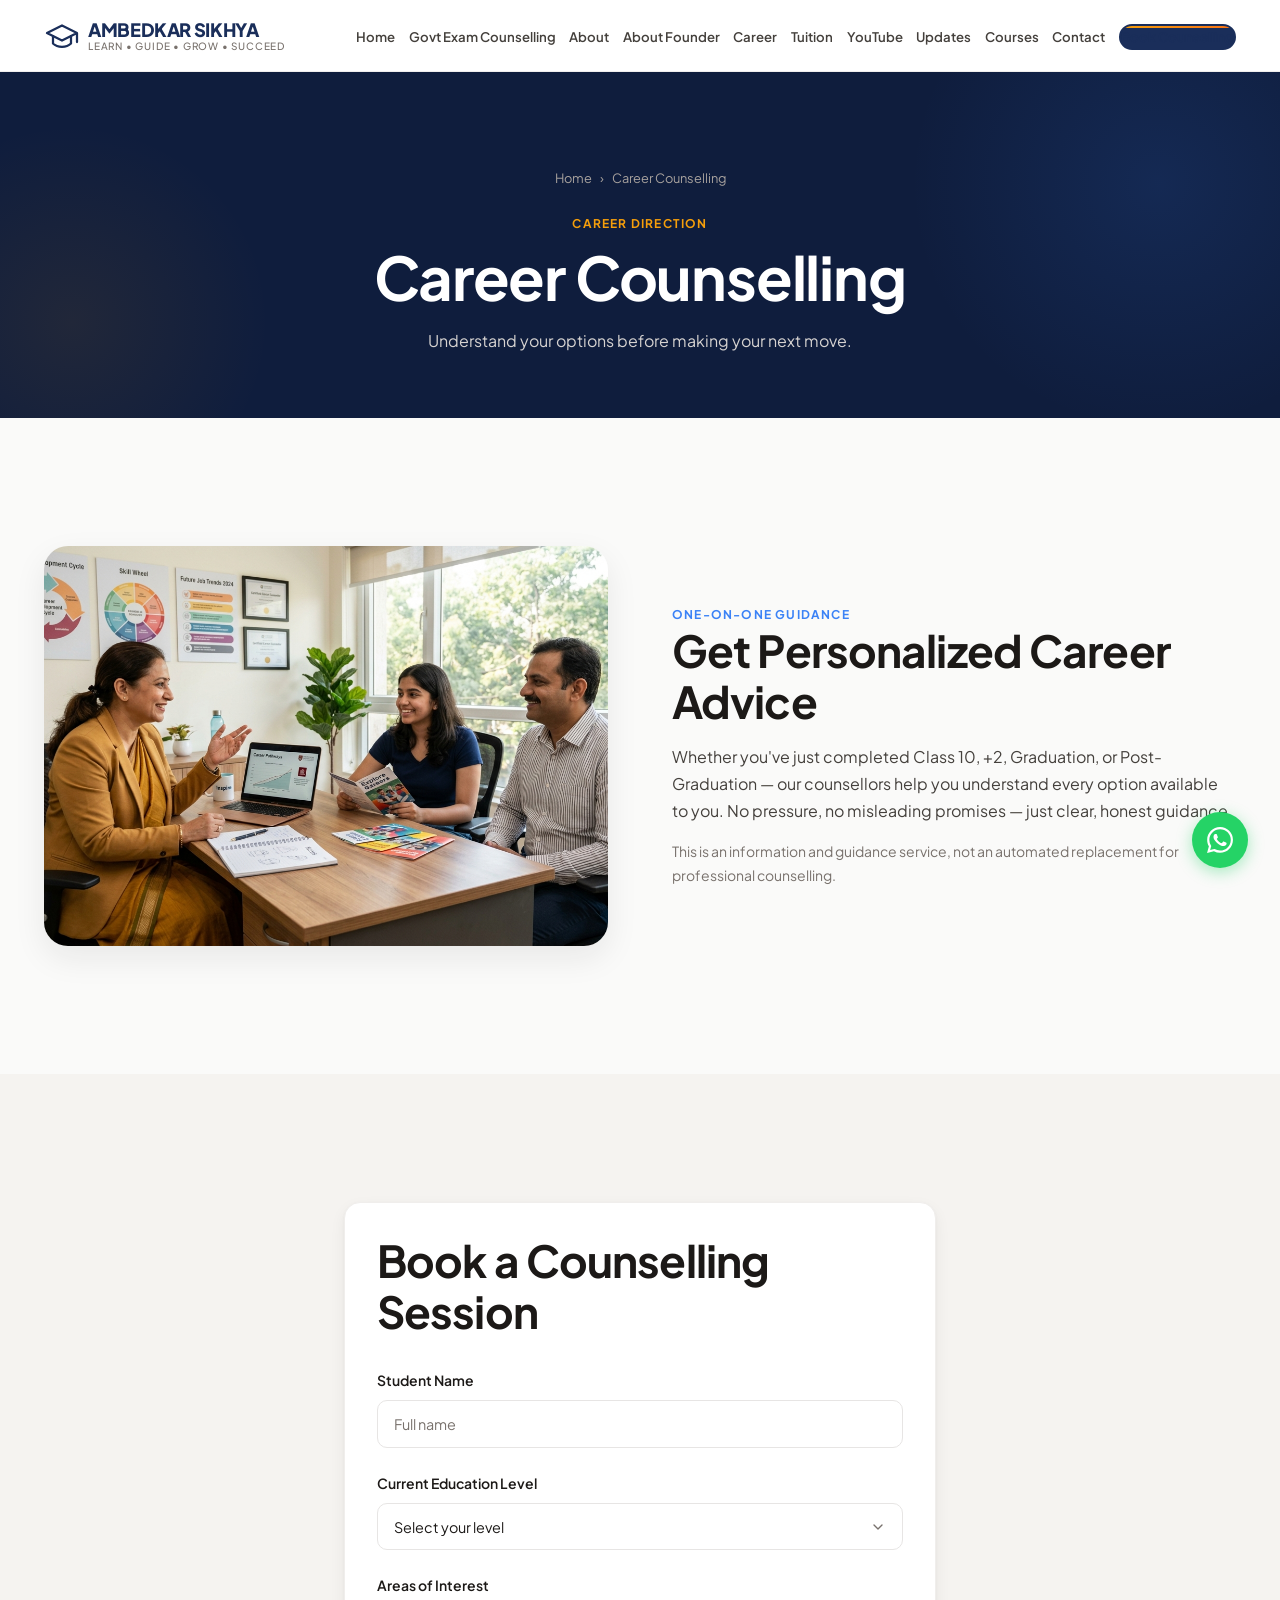
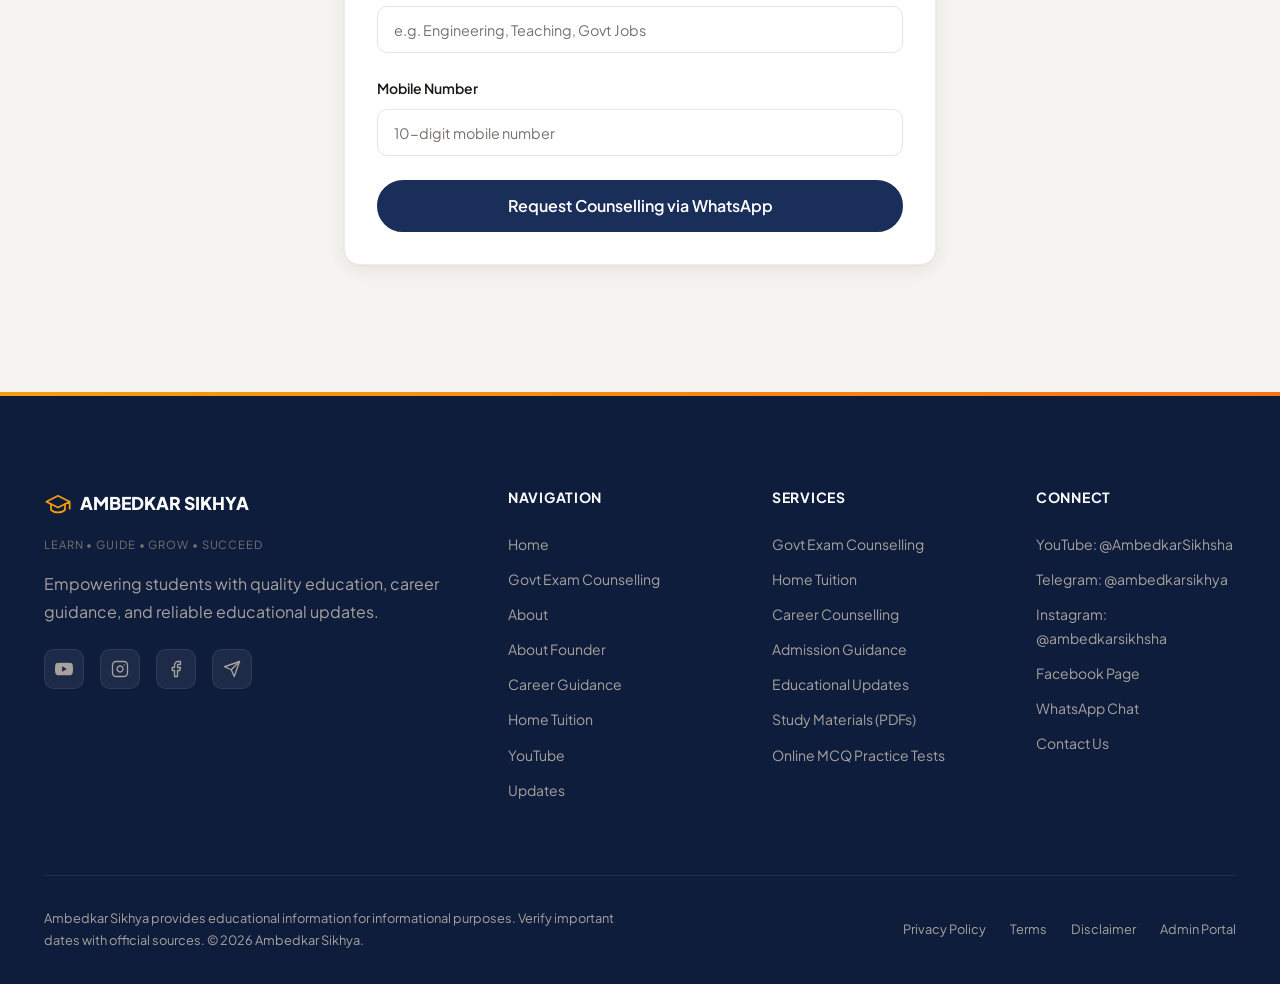
<file: counselling.html>
﻿<!DOCTYPE html>
<html lang="en">
<head>
    <meta charset="UTF-8">
    <meta name="viewport" content="width=device-width, initial-scale=1.0">
    <title>Career Counselling — Ambedkar Sikhya</title>
    <meta name="description" content="Book a personalized career counselling session. Get guidance for After 10th, After +2, After Graduation and Post-Graduation pathways.">
    <link rel="preconnect" href="https://fonts.googleapis.com"><link rel="preconnect" href="https://fonts.gstatic.com" crossorigin>
    <link href="https://fonts.googleapis.com/css2?family=Plus+Jakarta+Sans:wght@400;500;600;700;800&family=DM+Serif+Display&display=swap" rel="stylesheet">
    <link rel="stylesheet" href="style.css"><link rel="stylesheet" href="components.css"><link rel="stylesheet" href="responsive.css">
</head>
<body>
    <header class="header">
        <div class="header-inner">
            <a href="index.html" class="logo" aria-label="Ambedkar Sikhya Home">
                <svg class="logo-icon" xmlns="http://www.w3.org/2000/svg" viewBox="0 0 24 24" fill="none" stroke="currentColor" stroke-width="1.5" stroke-linecap="round" stroke-linejoin="round"><path d="M22 10v6M2 10l10-5 10 5-10 5z"/><path d="M6 12v5c3 3 9 3 12 0v-5"/></svg>
                <div class="logo-text">
                    <span class="logo-name">AMBEDKAR SIKHYA</span>
                    <span class="logo-tagline">Learn • Guide • Grow • Succeed</span>
                </div>
            </a>
            <nav class="nav">
                <ul class="nav-links">
                    <li><a href="index.html">Home</a></li>
                    <li><a href="index.html#gov-exam-counselling">Govt Exam Counselling</a></li>
                    <li><a href="about.html">About</a></li>
                    <li><a href="index.html#founder">About Founder</a></li>
                    <li><a href="career.html">Career</a></li>
                    <li><a href="tuition.html">Tuition</a></li>
                    <li><a href="youtube.html">YouTube</a></li>
                    <li><a href="updates.html">Updates</a></li>
                    <li><a href="courses.html">Courses</a></li>
                    <li><a href="contact.html">Contact</a></li>
                    <li class="nav-cta"><a href="counselling.html" class="btn btn-primary btn-sm active">Book Counselling</a></li>
                    <li class="nav-whatsapp"><a href="https://wa.me/919090398780" target="_blank" rel="noopener" class="btn btn-whatsapp btn-sm">WhatsApp Us</a></li>
                </ul>
                <button class="hamburger" aria-label="Open menu" aria-expanded="false">
                    <svg xmlns="http://www.w3.org/2000/svg" viewBox="0 0 24 24" fill="none" stroke="currentColor" stroke-width="2" stroke-linecap="round" stroke-linejoin="round"><line x1="4" x2="20" y1="12" y2="12"/><line x1="4" x2="20" y1="6" y2="6"/><line x1="4" x2="20" y1="18" y2="18"/></svg>
                </button>
            </nav>
        </div>
    </header>

    <main>
        <section class="page-banner">
            <div class="container">
                <nav class="breadcrumb"><a href="index.html">Home</a><span class="breadcrumb-sep">›</span><span>Career Counselling</span></nav>
                <p class="overline">Career Direction</p>
                <h1>Career Counselling</h1>
                <p>Understand your options before making your next move.</p>
            </div>
        </section>

        <section class="section">
            <div class="container">
                <div class="split reveal">
                    <div class="split-image"><img src="counselling-session.jpg" alt="Career counselling session" loading="lazy"></div>
                    <div>
                        <p class="overline">One-on-One Guidance</p>
                        <h2>Get Personalized Career Advice</h2>
                        <p class="mt-md">Whether you've just completed Class 10, +2, Graduation, or Post-Graduation — our counsellors help you understand every option available to you. No pressure, no misleading promises — just clear, honest guidance.</p>
                        <p class="mt-md" style="font-size: 0.875rem; color: var(--color-text-light);">This is an information and guidance service, not an automated replacement for professional counselling.</p>
                    </div>
                </div>
            </div>
        </section>

        <section class="section section--alt">
            <div class="container" style="max-width: 640px;">
                <div class="card reveal">
                    <div class="card-body">
                        <h2 style="margin-bottom: var(--space-xl);">Book a Counselling Session</h2>
                        <form data-whatsapp="true" data-purpose="Career Counselling">
                            <div class="form-group">
                                <label class="form-label" for="name">Student Name</label>
                                <input type="text" id="name" name="Name" class="form-control" placeholder="Full name" required>
                            </div>
                            <div class="form-group">
                                <label class="form-label" for="education">Current Education Level</label>
                                <select id="education" name="Education Level" class="form-control" required>
                                    <option value="">Select your level</option>
                                    <option value="Class 10">Class 10</option>
                                    <option value="+2">+2 / Higher Secondary</option>
                                    <option value="Graduation">Graduation (+3)</option>
                                    <option value="Post-Graduation">Post-Graduation</option>
                                </select>
                            </div>
                            <div class="form-group">
                                <label class="form-label" for="interest">Areas of Interest</label>
                                <input type="text" id="interest" name="Interest" class="form-control" placeholder="e.g. Engineering, Teaching, Govt Jobs" required>
                            </div>
                            <div class="form-group">
                                <label class="form-label" for="mobile">Mobile Number</label>
                                <input type="tel" id="mobile" name="Mobile" class="form-control" placeholder="10-digit mobile number" required>
                            </div>
                            <button type="submit" class="btn btn-primary btn-lg" style="width: 100%;">Request Counselling via WhatsApp</button>
                        </form>
                    </div>
                </div>
            </div>
        </section>
    </main>

    <footer class="footer">
        <div class="container">
            <div class="footer-grid">
                <div>
                    <div style="display: flex; align-items: center; gap: var(--space-sm); margin-bottom: var(--space-md);">
                        <svg class="logo-icon" xmlns="http://www.w3.org/2000/svg" viewBox="0 0 24 24" fill="none" stroke="currentColor" stroke-width="1.5" stroke-linecap="round" stroke-linejoin="round" style="width: 28px; height: 28px; color: var(--color-accent);"><path d="M22 10v6M2 10l10-5 10 5-10 5z"/><path d="M6 12v5c3 3 9 3 12 0v-5"/></svg>
                        <span style="font-size: 1.1rem; font-weight: 800; color: #fff;">AMBEDKAR SIKHYA</span>
                    </div>
                    <p style="font-size: 0.7rem; text-transform: uppercase; letter-spacing: 0.08em; color: #78716c; margin-bottom: 1rem;">Learn • Guide • Grow • Succeed</p>
                    <p>Empowering students with quality education, career guidance, and reliable educational updates.</p>
                    <div class="footer-social">
                        <a href="https://www.youtube.com/@AmbedkarSikhsha" target="_blank" rel="noopener" aria-label="YouTube">
                            <svg xmlns="http://www.w3.org/2000/svg" viewBox="0 0 24 24" fill="currentColor"><path d="M23.498 6.186a3.016 3.016 0 0 0-2.122-2.136C19.505 3.545 12 3.545 12 3.545s-7.505 0-9.377.505A3.017 3.017 0 0 0 .502 6.186C0 8.07 0 12 0 12s0 3.93.502 5.814a3.016 3.016 0 0 0 2.122 2.136c1.871.505 9.376.505 9.376.505s7.505 0 9.377-.505a3.015 3.015 0 0 0 2.122-2.136C24 15.93 24 12 24 12s0-3.93-.502-5.814zM9.545 15.568V8.432L15.818 12l-6.273 3.568z"/></svg>
                        </a>
                        <a href="https://www.instagram.com/ambedkarsikhsha?utm_source=qr&dlrf=MWZpNDZycWNyOHlrbw==" target="_blank" rel="noopener" aria-label="Instagram">
                            <svg xmlns="http://www.w3.org/2000/svg" viewBox="0 0 24 24" fill="none" stroke="currentColor" stroke-width="1.8" stroke-linecap="round" stroke-linejoin="round"><rect width="20" height="20" x="2" y="2" rx="5" ry="5"/><path d="M16 11.37A4 4 0 1 1 12.63 8 4 4 0 0 1 16 11.37z"/><line x1="17.5" x2="17.51" y1="6.5" y2="6.5"/></svg>
                        </a>
                        <a href="https://www.facebook.com/share/1ETxiVoRoM/" target="_blank" rel="noopener" aria-label="Facebook">
                            <svg xmlns="http://www.w3.org/2000/svg" viewBox="0 0 24 24" fill="none" stroke="currentColor" stroke-width="1.8" stroke-linecap="round" stroke-linejoin="round"><path d="M18 2h-3a5 5 0 0 0-5 5v3H7v4h3v8h4v-8h3l1-4h-4V7a1 1 0 0 1 1-1h3z"/></svg>
                        </a>
                        <a href="https://t.me/ambedkarsikhya" target="_blank" rel="noopener" aria-label="Telegram">
                            <svg xmlns="http://www.w3.org/2000/svg" viewBox="0 0 24 24" fill="none" stroke="currentColor" stroke-width="1.8" stroke-linecap="round" stroke-linejoin="round"><path d="m22 2-7 20-4-9-9-4z"/><path d="M22 2 11 13"/></svg>
                        </a>
                    </div>
                </div>
                <div>
                    <h4>Navigation</h4>
                    <ul class="footer-links">
                        <li><a href="index.html">Home</a></li>
                        <li><a href="index.html#gov-exam-counselling">Govt Exam Counselling</a></li>
                        <li><a href="about.html">About</a></li>
                        <li><a href="index.html#founder">About Founder</a></li>
                        <li><a href="career.html">Career Guidance</a></li>
                        <li><a href="tuition.html">Home Tuition</a></li>
                        <li><a href="youtube.html">YouTube</a></li>
                        <li><a href="updates.html">Updates</a></li>
                    </ul>
                </div>
                <div>
                    <h4>Services</h4>
                    <ul class="footer-links">
                        <li><a href="index.html#gov-exam-counselling">Govt Exam Counselling</a></li>
                        <li><a href="tuition.html">Home Tuition</a></li>
                        <li><a href="counselling.html">Career Counselling</a></li>
                        <li><a href="career.html">Admission Guidance</a></li>
                        <li><a href="updates.html">Educational Updates</a></li>
                        <li><a href="courses.html">Study Materials (PDFs)</a></li>
                        <li><a href="practice.html">Online MCQ Practice Tests</a></li>
                    </ul>
                </div>
                <div>
                    <h4>Connect</h4>
                    <ul class="footer-links">
                        <li><a href="https://www.youtube.com/@AmbedkarSikhsha" target="_blank" rel="noopener">YouTube: @AmbedkarSikhsha</a></li>
                        <li><a href="https://t.me/ambedkarsikhya" target="_blank" rel="noopener">Telegram: @ambedkarsikhya</a></li>
                        <li><a href="https://www.instagram.com/ambedkarsikhsha?utm_source=qr&dlrf=MWZpNDZycWNyOHlrbw==" target="_blank" rel="noopener">Instagram: @ambedkarsikhsha</a></li>
                        <li><a href="https://www.facebook.com/share/1ETxiVoRoM/" target="_blank" rel="noopener">Facebook Page</a></li>
                        <li><a href="https://wa.me/919090398780" target="_blank" rel="noopener">WhatsApp Chat</a></li>
                        <li><a href="contact.html">Contact Us</a></li>
                    </ul>
                </div>
            </div>
            <div class="footer-bottom">
                <p>Ambedkar Sikhya provides educational information for informational purposes. Verify important dates with official sources. &copy; 2026 Ambedkar Sikhya.</p>
                <div class="footer-legal">
                    <a href="#">Privacy Policy</a>
                    <a href="#">Terms</a>
                    <a href="#">Disclaimer</a>
                    <a href="admin.html">Admin Portal</a>
                </div>
            </div>
        </div>
    </footer>
    <a href="https://wa.me/919090398780" class="fab" target="_blank" rel="noopener" aria-label="WhatsApp"><svg xmlns="http://www.w3.org/2000/svg" viewBox="0 0 24 24" fill="currentColor"><path d="M17.472 14.382c-.297-.149-1.758-.867-2.03-.967-.273-.099-.471-.148-.67.15-.197.297-.767.966-.94 1.164-.173.199-.347.223-.644.075-.297-.15-1.255-.463-2.39-1.475-.883-.788-1.48-1.761-1.653-2.059-.173-.297-.018-.458.13-.606.134-.133.298-.347.446-.52.149-.174.198-.298.298-.497.099-.198.05-.371-.025-.52-.075-.149-.669-1.612-.916-2.207-.242-.579-.487-.5-.669-.51-.173-.008-.371-.01-.57-.01-.198 0-.52.074-.792.372-.272.297-1.04 1.016-1.04 2.479 0 1.462 1.065 2.875 1.213 3.074.149.198 2.096 3.2 5.077 4.487.709.306 1.262.489 1.694.625.712.227 1.36.195 1.871.118.571-.085 1.758-.719 2.006-1.413.248-.694.248-1.289.173-1.413-.074-.124-.272-.198-.57-.347m-5.421 7.403h-.004a9.87 9.87 0 01-5.031-1.378l-.361-.214-3.741.982.998-3.648-.235-.374a9.86 9.86 0 01-1.51-5.26c.001-5.45 4.436-9.884 9.888-9.884 2.64 0 5.122 1.03 6.988 2.898a9.825 9.825 0 012.893 6.994c-.003 5.45-4.437 9.884-9.885 9.884m8.413-18.297A11.815 11.815 0 0012.05 0C5.495 0 .16 5.335.157 11.892c0 2.096.547 4.142 1.588 5.945L.057 24l6.305-1.654a11.882 11.882 0 005.683 1.448h.005c6.554 0 11.89-5.335 11.893-11.893a11.821 11.821 0 00-3.48-8.413z"/></svg></a>
    <script src="main.js"></script><script src="forms.js"></script>
    <script src="script.js"></script>
</body>
</html>
</file>
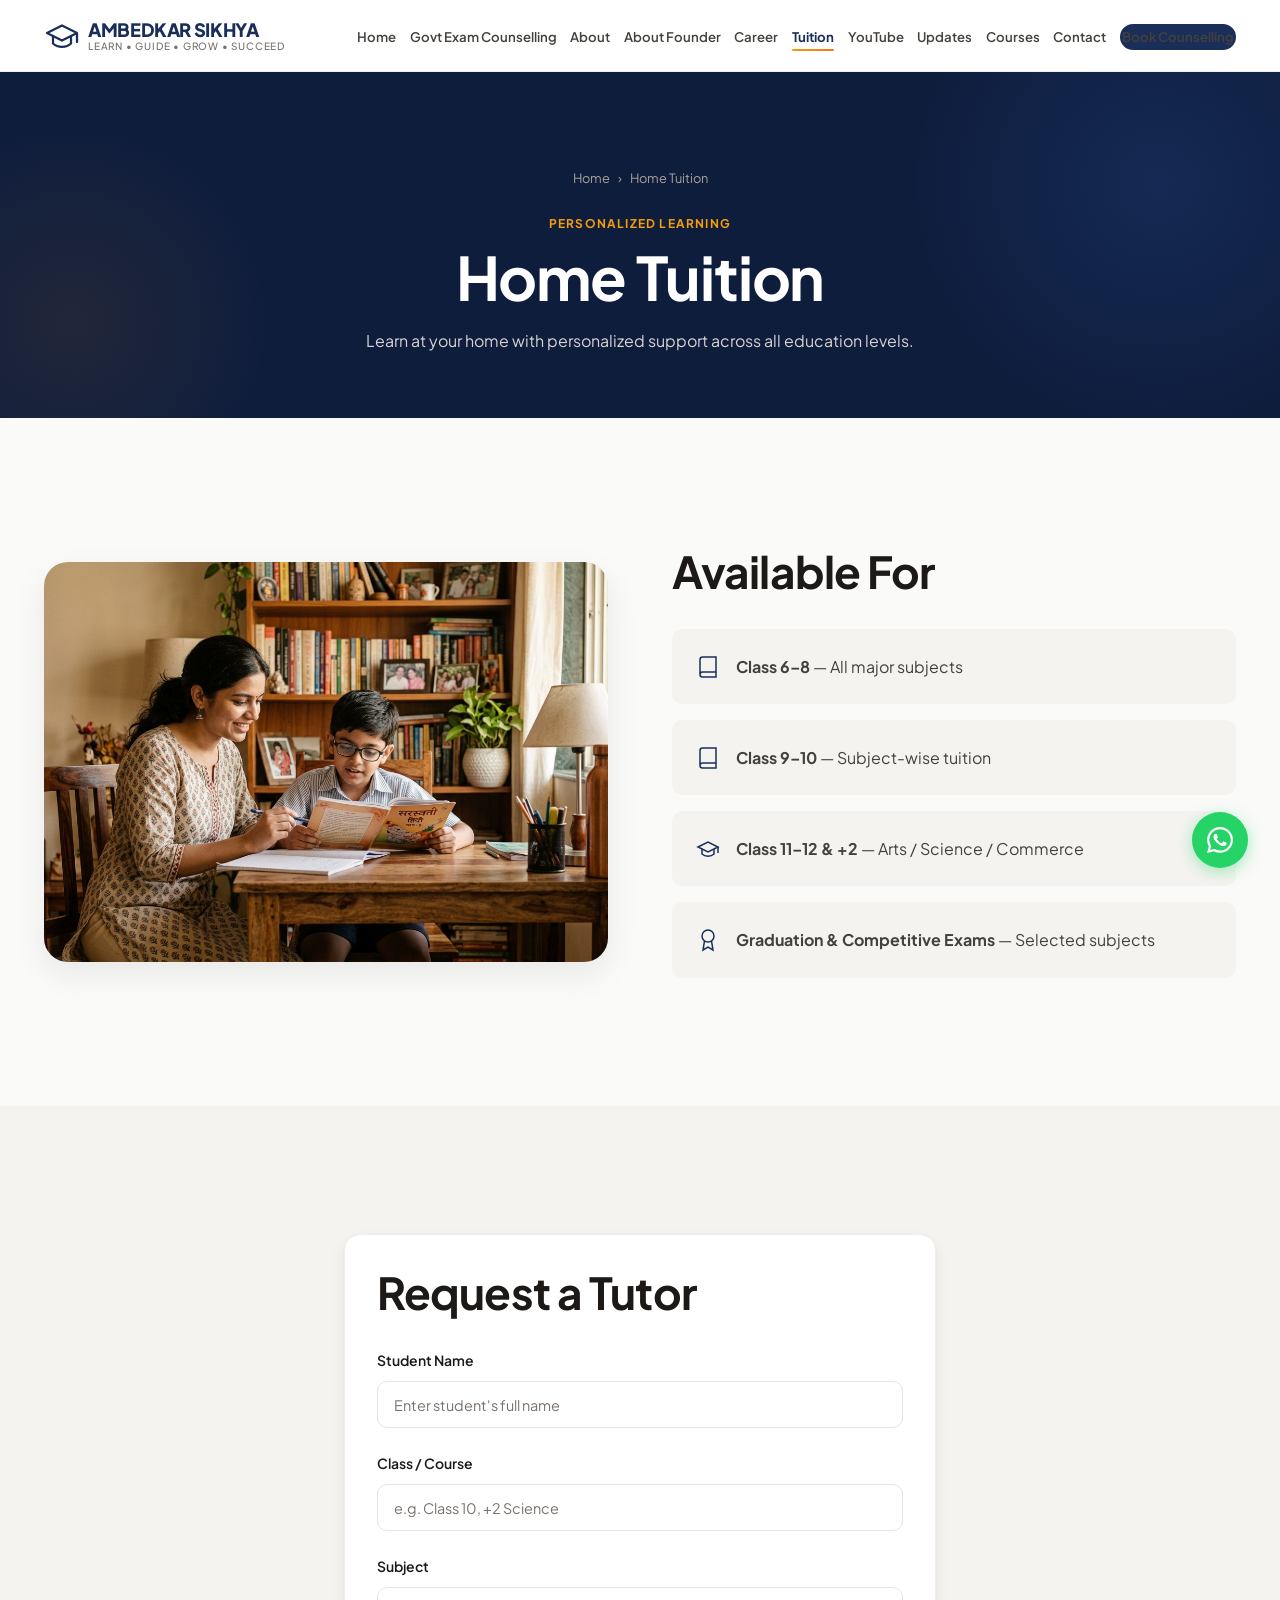
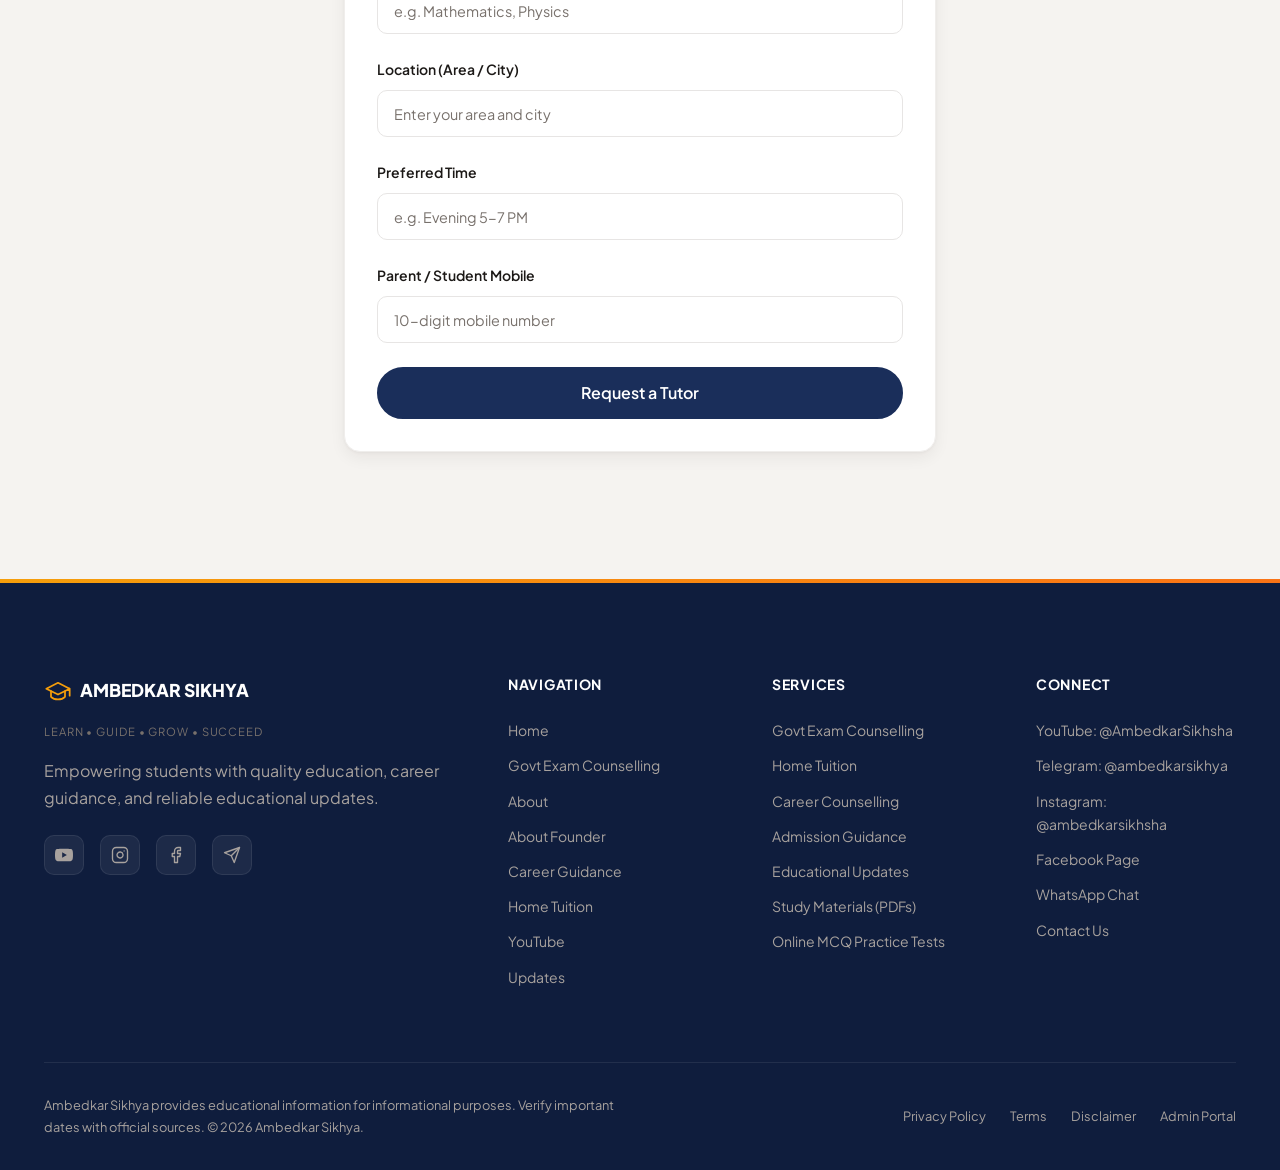
<file: tuition.html>
﻿<!DOCTYPE html>
<html lang="en">
<head>
    <meta charset="UTF-8">
    <meta name="viewport" content="width=device-width, initial-scale=1.0">
    <title>Home Tuition — Ambedkar Sikhya</title>
    <meta name="description" content="Personalized home tuition for Class 6 to Graduation. Subject-specific support and exam preparation at your doorstep.">
    <link rel="preconnect" href="https://fonts.googleapis.com">
    <link rel="preconnect" href="https://fonts.gstatic.com" crossorigin>
    <link href="https://fonts.googleapis.com/css2?family=Plus+Jakarta+Sans:wght@400;500;600;700;800&family=DM+Serif+Display&display=swap" rel="stylesheet">
    <link rel="stylesheet" href="style.css">
    <link rel="stylesheet" href="components.css">
    <link rel="stylesheet" href="responsive.css">
</head>
<body>
    <header class="header">
        <div class="header-inner">
            <a href="index.html" class="logo" aria-label="Ambedkar Sikhya Home">
                <svg class="logo-icon" xmlns="http://www.w3.org/2000/svg" viewBox="0 0 24 24" fill="none" stroke="currentColor" stroke-width="1.5" stroke-linecap="round" stroke-linejoin="round"><path d="M22 10v6M2 10l10-5 10 5-10 5z"/><path d="M6 12v5c3 3 9 3 12 0v-5"/></svg>
                <div class="logo-text">
                    <span class="logo-name">AMBEDKAR SIKHYA</span>
                    <span class="logo-tagline">Learn • Guide • Grow • Succeed</span>
                </div>
            </a>
            <nav class="nav">
                <ul class="nav-links">
                    <li><a href="index.html">Home</a></li>
                    <li><a href="index.html#gov-exam-counselling">Govt Exam Counselling</a></li>
                    <li><a href="about.html">About</a></li>
                    <li><a href="index.html#founder">About Founder</a></li>
                    <li><a href="career.html">Career</a></li>
                    <li><a href="tuition.html" class="active">Tuition</a></li>
                    <li><a href="youtube.html">YouTube</a></li>
                    <li><a href="updates.html">Updates</a></li>
                    <li><a href="courses.html">Courses</a></li>
                    <li><a href="contact.html">Contact</a></li>
                    <li class="nav-cta"><a href="counselling.html" class="btn btn-primary btn-sm">Book Counselling</a></li>
                    <li class="nav-whatsapp"><a href="https://wa.me/919090398780" target="_blank" rel="noopener" class="btn btn-whatsapp btn-sm">WhatsApp Us</a></li>
                </ul>
                <button class="hamburger" aria-label="Open menu" aria-expanded="false">
                    <svg xmlns="http://www.w3.org/2000/svg" viewBox="0 0 24 24" fill="none" stroke="currentColor" stroke-width="2" stroke-linecap="round" stroke-linejoin="round"><line x1="4" x2="20" y1="12" y2="12"/><line x1="4" x2="20" y1="6" y2="6"/><line x1="4" x2="20" y1="18" y2="18"/></svg>
                </button>
            </nav>
        </div>
    </header>

    <main>
        <section class="page-banner">
            <div class="container">
                <nav class="breadcrumb"><a href="index.html">Home</a><span class="breadcrumb-sep">›</span><span>Home Tuition</span></nav>
                <p class="overline">Personalized Learning</p>
                <h1>Home Tuition</h1>
                <p>Learn at your home with personalized support across all education levels.</p>
            </div>
        </section>

        <section class="section">
            <div class="container">
                <div class="split reveal">
                    <div class="split-image">
                        <img src="tuition-scene.jpg" alt="A tutor helping a student at home" loading="lazy">
                    </div>
                    <div>
                        <h2>Available For</h2>
                        <div style="margin-top: var(--space-xl); display: grid; gap: var(--space-md);">
                            <div style="padding: var(--space-lg); background: var(--color-bg-alt); border-radius: var(--radius-md); display: flex; align-items: center; gap: var(--space-md);">
                                <svg style="width:24px;height:24px;color:var(--color-primary);flex-shrink:0;" xmlns="http://www.w3.org/2000/svg" viewBox="0 0 24 24" fill="none" stroke="currentColor" stroke-width="1.5"><path d="M4 19.5v-15A2.5 2.5 0 0 1 6.5 2H20v20H6.5a2.5 2.5 0 0 1 0-5H20"/></svg>
                                <div><strong>Class 6–8</strong> — All major subjects</div>
                            </div>
                            <div style="padding: var(--space-lg); background: var(--color-bg-alt); border-radius: var(--radius-md); display: flex; align-items: center; gap: var(--space-md);">
                                <svg style="width:24px;height:24px;color:var(--color-primary);flex-shrink:0;" xmlns="http://www.w3.org/2000/svg" viewBox="0 0 24 24" fill="none" stroke="currentColor" stroke-width="1.5"><path d="M4 19.5v-15A2.5 2.5 0 0 1 6.5 2H20v20H6.5a2.5 2.5 0 0 1 0-5H20"/></svg>
                                <div><strong>Class 9–10</strong> — Subject-wise tuition</div>
                            </div>
                            <div style="padding: var(--space-lg); background: var(--color-bg-alt); border-radius: var(--radius-md); display: flex; align-items: center; gap: var(--space-md);">
                                <svg style="width:24px;height:24px;color:var(--color-primary);flex-shrink:0;" xmlns="http://www.w3.org/2000/svg" viewBox="0 0 24 24" fill="none" stroke="currentColor" stroke-width="1.5"><path d="M22 10v6M2 10l10-5 10 5-10 5z"/><path d="M6 12v5c3 3 9 3 12 0v-5"/></svg>
                                <div><strong>Class 11–12 & +2</strong> — Arts / Science / Commerce</div>
                            </div>
                            <div style="padding: var(--space-lg); background: var(--color-bg-alt); border-radius: var(--radius-md); display: flex; align-items: center; gap: var(--space-md);">
                                <svg style="width:24px;height:24px;color:var(--color-primary);flex-shrink:0;" xmlns="http://www.w3.org/2000/svg" viewBox="0 0 24 24" fill="none" stroke="currentColor" stroke-width="1.5"><circle cx="12" cy="8" r="6"/><path d="M15.477 12.89 17 22l-5-3-5 3 1.523-9.11"/></svg>
                                <div><strong>Graduation & Competitive Exams</strong> — Selected subjects</div>
                            </div>
                        </div>
                    </div>
                </div>
            </div>
        </section>

        <section class="section section--alt">
            <div class="container" style="max-width: 640px;">
                <div class="card reveal">
                    <div class="card-body">
                        <h2 style="margin-bottom: var(--space-xl);">Request a Tutor</h2>
                        <form data-whatsapp="true" data-purpose="Home Tuition">
                            <div class="form-group">
                                <label class="form-label" for="studentName">Student Name</label>
                                <input type="text" id="studentName" name="Student Name" class="form-control" placeholder="Enter student's full name" required>
                                <span class="error-message">Please enter the student's name.</span>
                            </div>
                            <div class="form-group">
                                <label class="form-label" for="classCourse">Class / Course</label>
                                <input type="text" id="classCourse" name="Class/Course" class="form-control" placeholder="e.g. Class 10, +2 Science" required>
                                <span class="error-message">Please enter the class or course.</span>
                            </div>
                            <div class="form-group">
                                <label class="form-label" for="subject">Subject</label>
                                <input type="text" id="subject" name="Subject" class="form-control" placeholder="e.g. Mathematics, Physics" required>
                                <span class="error-message">Please specify the subject.</span>
                            </div>
                            <div class="form-group">
                                <label class="form-label" for="location">Location (Area / City)</label>
                                <input type="text" id="location" name="Location" class="form-control" placeholder="Enter your area and city" required>
                                <span class="error-message">Please provide your location.</span>
                            </div>
                            <div class="form-group">
                                <label class="form-label" for="preferredTime">Preferred Time</label>
                                <input type="text" id="preferredTime" name="Preferred Time" class="form-control" placeholder="e.g. Evening 5-7 PM" required>
                                <span class="error-message">Please indicate preferred timings.</span>
                            </div>
                            <div class="form-group">
                                <label class="form-label" for="mobile">Parent / Student Mobile</label>
                                <input type="tel" id="mobile" name="Mobile" class="form-control" placeholder="10-digit mobile number" required>
                                <span class="error-message">Please enter a valid mobile number.</span>
                            </div>
                            <button type="submit" class="btn btn-primary btn-lg" style="width: 100%;">Request a Tutor</button>
                        </form>
                    </div>
                </div>
            </div>
        </section>
    </main>

    <footer class="footer">
        <div class="container">
            <div class="footer-grid">
                <div>
                    <div style="display: flex; align-items: center; gap: var(--space-sm); margin-bottom: var(--space-md);">
                        <svg class="logo-icon" xmlns="http://www.w3.org/2000/svg" viewBox="0 0 24 24" fill="none" stroke="currentColor" stroke-width="1.5" stroke-linecap="round" stroke-linejoin="round" style="width: 28px; height: 28px; color: var(--color-accent);"><path d="M22 10v6M2 10l10-5 10 5-10 5z"/><path d="M6 12v5c3 3 9 3 12 0v-5"/></svg>
                        <span style="font-size: 1.1rem; font-weight: 800; color: #fff;">AMBEDKAR SIKHYA</span>
                    </div>
                    <p style="font-size: 0.7rem; text-transform: uppercase; letter-spacing: 0.08em; color: #78716c; margin-bottom: 1rem;">Learn • Guide • Grow • Succeed</p>
                    <p>Empowering students with quality education, career guidance, and reliable educational updates.</p>
                    <div class="footer-social">
                        <a href="https://www.youtube.com/@AmbedkarSikhsha" target="_blank" rel="noopener" aria-label="YouTube">
                            <svg xmlns="http://www.w3.org/2000/svg" viewBox="0 0 24 24" fill="currentColor"><path d="M23.498 6.186a3.016 3.016 0 0 0-2.122-2.136C19.505 3.545 12 3.545 12 3.545s-7.505 0-9.377.505A3.017 3.017 0 0 0 .502 6.186C0 8.07 0 12 0 12s0 3.93.502 5.814a3.016 3.016 0 0 0 2.122 2.136c1.871.505 9.376.505 9.376.505s7.505 0 9.377-.505a3.015 3.015 0 0 0 2.122-2.136C24 15.93 24 12 24 12s0-3.93-.502-5.814zM9.545 15.568V8.432L15.818 12l-6.273 3.568z"/></svg>
                        </a>
                        <a href="https://www.instagram.com/ambedkarsikhsha?utm_source=qr&dlrf=MWZpNDZycWNyOHlrbw==" target="_blank" rel="noopener" aria-label="Instagram">
                            <svg xmlns="http://www.w3.org/2000/svg" viewBox="0 0 24 24" fill="none" stroke="currentColor" stroke-width="1.8" stroke-linecap="round" stroke-linejoin="round"><rect width="20" height="20" x="2" y="2" rx="5" ry="5"/><path d="M16 11.37A4 4 0 1 1 12.63 8 4 4 0 0 1 16 11.37z"/><line x1="17.5" x2="17.51" y1="6.5" y2="6.5"/></svg>
                        </a>
                        <a href="https://www.facebook.com/share/1ETxiVoRoM/" target="_blank" rel="noopener" aria-label="Facebook">
                            <svg xmlns="http://www.w3.org/2000/svg" viewBox="0 0 24 24" fill="none" stroke="currentColor" stroke-width="1.8" stroke-linecap="round" stroke-linejoin="round"><path d="M18 2h-3a5 5 0 0 0-5 5v3H7v4h3v8h4v-8h3l1-4h-4V7a1 1 0 0 1 1-1h3z"/></svg>
                        </a>
                        <a href="https://t.me/ambedkarsikhya" target="_blank" rel="noopener" aria-label="Telegram">
                            <svg xmlns="http://www.w3.org/2000/svg" viewBox="0 0 24 24" fill="none" stroke="currentColor" stroke-width="1.8" stroke-linecap="round" stroke-linejoin="round"><path d="m22 2-7 20-4-9-9-4z"/><path d="M22 2 11 13"/></svg>
                        </a>
                    </div>
                </div>
                <div>
                    <h4>Navigation</h4>
                    <ul class="footer-links">
                        <li><a href="index.html">Home</a></li>
                        <li><a href="index.html#gov-exam-counselling">Govt Exam Counselling</a></li>
                        <li><a href="about.html">About</a></li>
                        <li><a href="index.html#founder">About Founder</a></li>
                        <li><a href="career.html">Career Guidance</a></li>
                        <li><a href="tuition.html">Home Tuition</a></li>
                        <li><a href="youtube.html">YouTube</a></li>
                        <li><a href="updates.html">Updates</a></li>
                    </ul>
                </div>
                <div>
                    <h4>Services</h4>
                    <ul class="footer-links">
                        <li><a href="index.html#gov-exam-counselling">Govt Exam Counselling</a></li>
                        <li><a href="tuition.html">Home Tuition</a></li>
                        <li><a href="counselling.html">Career Counselling</a></li>
                        <li><a href="career.html">Admission Guidance</a></li>
                        <li><a href="updates.html">Educational Updates</a></li>
                        <li><a href="courses.html">Study Materials (PDFs)</a></li>
                        <li><a href="practice.html">Online MCQ Practice Tests</a></li>
                    </ul>
                </div>
                <div>
                    <h4>Connect</h4>
                    <ul class="footer-links">
                        <li><a href="https://www.youtube.com/@AmbedkarSikhsha" target="_blank" rel="noopener">YouTube: @AmbedkarSikhsha</a></li>
                        <li><a href="https://t.me/ambedkarsikhya" target="_blank" rel="noopener">Telegram: @ambedkarsikhya</a></li>
                        <li><a href="https://www.instagram.com/ambedkarsikhsha?utm_source=qr&dlrf=MWZpNDZycWNyOHlrbw==" target="_blank" rel="noopener">Instagram: @ambedkarsikhsha</a></li>
                        <li><a href="https://www.facebook.com/share/1ETxiVoRoM/" target="_blank" rel="noopener">Facebook Page</a></li>
                        <li><a href="https://wa.me/919090398780" target="_blank" rel="noopener">WhatsApp Chat</a></li>
                        <li><a href="contact.html">Contact Us</a></li>
                    </ul>
                </div>
            </div>
            <div class="footer-bottom">
                <p>Ambedkar Sikhya provides educational information for informational purposes. Verify important dates with official sources. &copy; 2026 Ambedkar Sikhya.</p>
                <div class="footer-legal">
                    <a href="#">Privacy Policy</a>
                    <a href="#">Terms</a>
                    <a href="#">Disclaimer</a>
                    <a href="admin.html">Admin Portal</a>
                </div>
            </div>
        </div>
    </footer>
    <a href="https://wa.me/919090398780" class="fab" target="_blank" rel="noopener" aria-label="WhatsApp"><svg xmlns="http://www.w3.org/2000/svg" viewBox="0 0 24 24" fill="currentColor"><path d="M17.472 14.382c-.297-.149-1.758-.867-2.03-.967-.273-.099-.471-.148-.67.15-.197.297-.767.966-.94 1.164-.173.199-.347.223-.644.075-.297-.15-1.255-.463-2.39-1.475-.883-.788-1.48-1.761-1.653-2.059-.173-.297-.018-.458.13-.606.134-.133.298-.347.446-.52.149-.174.198-.298.298-.497.099-.198.05-.371-.025-.52-.075-.149-.669-1.612-.916-2.207-.242-.579-.487-.5-.669-.51-.173-.008-.371-.01-.57-.01-.198 0-.52.074-.792.372-.272.297-1.04 1.016-1.04 2.479 0 1.462 1.065 2.875 1.213 3.074.149.198 2.096 3.2 5.077 4.487.709.306 1.262.489 1.694.625.712.227 1.36.195 1.871.118.571-.085 1.758-.719 2.006-1.413.248-.694.248-1.289.173-1.413-.074-.124-.272-.198-.57-.347m-5.421 7.403h-.004a9.87 9.87 0 01-5.031-1.378l-.361-.214-3.741.982.998-3.648-.235-.374a9.86 9.86 0 01-1.51-5.26c.001-5.45 4.436-9.884 9.888-9.884 2.64 0 5.122 1.03 6.988 2.898a9.825 9.825 0 012.893 6.994c-.003 5.45-4.437 9.884-9.885 9.884m8.413-18.297A11.815 11.815 0 0012.05 0C5.495 0 .16 5.335.157 11.892c0 2.096.547 4.142 1.588 5.945L.057 24l6.305-1.654a11.882 11.882 0 005.683 1.448h.005c6.554 0 11.89-5.335 11.893-11.893a11.821 11.821 0 00-3.48-8.413z"/></svg></a>
    <script src="main.js"></script>
    <script src="forms.js"></script>
    <script src="script.js"></script>
</body>
</html>
</file>
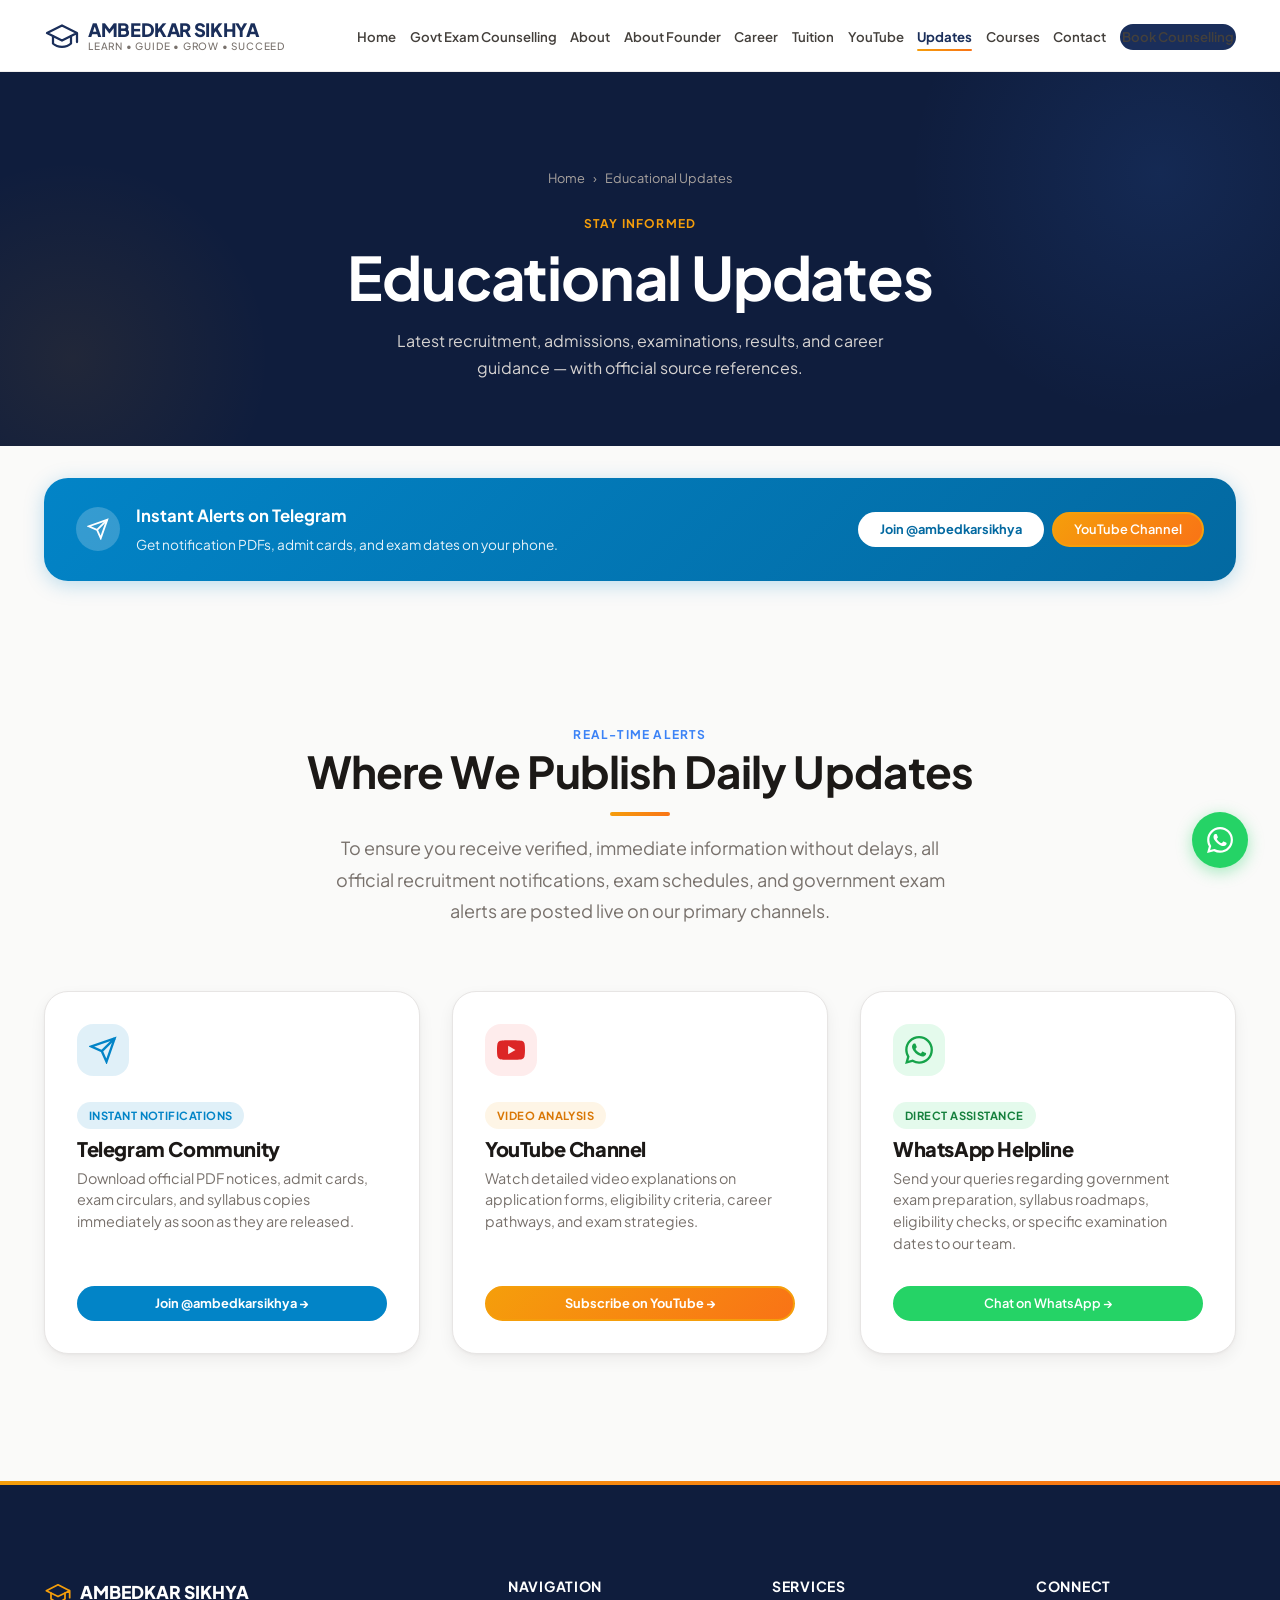
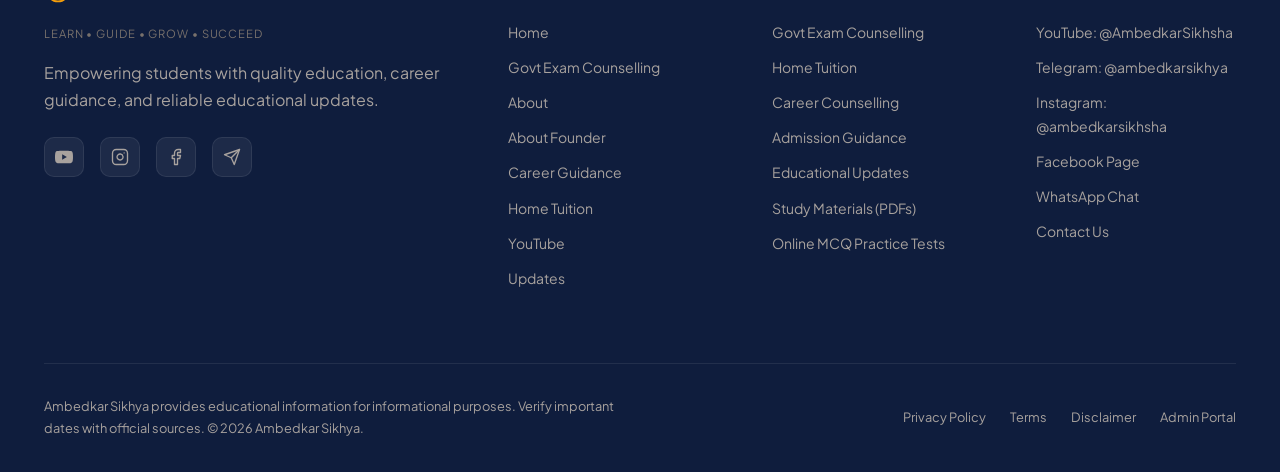
<file: updates.html>
<!DOCTYPE html>
<html lang="en">
<head>
    <meta charset="UTF-8">
    <meta name="viewport" content="width=device-width, initial-scale=1.0">
    <title>Educational Updates — Ambedkar Sikhya</title>
    <meta name="description" content="Latest educational updates — recruitment, admissions, examinations, results, career guidance and scholarship information with source references.">
    <link rel="preconnect" href="https://fonts.googleapis.com"><link rel="preconnect" href="https://fonts.gstatic.com" crossorigin>
    <link href="https://fonts.googleapis.com/css2?family=Plus+Jakarta+Sans:wght@400;500;600;700;800&family=DM+Serif+Display&display=swap" rel="stylesheet">
    <link rel="stylesheet" href="style.css"><link rel="stylesheet" href="components.css"><link rel="stylesheet" href="responsive.css">
</head>
<body>
    <header class="header">
        <div class="header-inner">
            <a href="index.html" class="logo" aria-label="Ambedkar Sikhya Home">
                <svg class="logo-icon" xmlns="http://www.w3.org/2000/svg" viewBox="0 0 24 24" fill="none" stroke="currentColor" stroke-width="1.5" stroke-linecap="round" stroke-linejoin="round"><path d="M22 10v6M2 10l10-5 10 5-10 5z"/><path d="M6 12v5c3 3 9 3 12 0v-5"/></svg>
                <div class="logo-text">
                    <span class="logo-name">AMBEDKAR SIKHYA</span>
                    <span class="logo-tagline">Learn • Guide • Grow • Succeed</span>
                </div>
            </a>
            <nav class="nav">
                <ul class="nav-links">
                    <li><a href="index.html">Home</a></li>
                    <li><a href="index.html#gov-exam-counselling">Govt Exam Counselling</a></li>
                    <li><a href="about.html">About</a></li>
                    <li><a href="index.html#founder">About Founder</a></li>
                    <li><a href="career.html">Career</a></li>
                    <li><a href="tuition.html">Tuition</a></li>
                    <li><a href="youtube.html">YouTube</a></li>
                    <li><a href="updates.html" class="active">Updates</a></li>
                    <li><a href="courses.html">Courses</a></li>
                    <li><a href="contact.html">Contact</a></li>
                    <li class="nav-cta"><a href="counselling.html" class="btn btn-primary btn-sm">Book Counselling</a></li>
                    <li class="nav-whatsapp"><a href="https://wa.me/919090398780" target="_blank" rel="noopener" class="btn btn-whatsapp btn-sm">WhatsApp Us</a></li>
                </ul>
                <button class="hamburger" aria-label="Open menu" aria-expanded="false">
                    <svg xmlns="http://www.w3.org/2000/svg" viewBox="0 0 24 24" fill="none" stroke="currentColor" stroke-width="2" stroke-linecap="round" stroke-linejoin="round"><line x1="4" x2="20" y1="12" y2="12"/><line x1="4" x2="20" y1="6" y2="6"/><line x1="4" x2="20" y1="18" y2="18"/></svg>
                </button>
            </nav>
        </div>
    </header>

    <main>
        <section class="page-banner">
            <div class="container">
                <nav class="breadcrumb"><a href="index.html">Home</a><span class="breadcrumb-sep">›</span><span>Educational Updates</span></nav>
                <p class="overline">Stay Informed</p>
                <h1>Educational Updates</h1>
                <p>Latest recruitment, admissions, examinations, results, and career guidance — with official source references.</p>
            </div>
        </section>

        <!-- Telegram Channel Alert Banner -->
        <section class="section" style="padding-top: var(--space-xl); padding-bottom: 0;">
            <div class="container">
                <div style="background: linear-gradient(135deg, #0284c7 0%, #0369a1 100%); border-radius: var(--radius-xl); padding: var(--space-lg) var(--space-xl); color: #fff; display: flex; align-items: center; justify-content: space-between; flex-wrap: wrap; gap: var(--space-md); box-shadow: 0 4px 20px rgba(2,132,199,0.25);">
                    <div style="display: flex; align-items: center; gap: var(--space-md);">
                        <div style="width: 44px; height: 44px; border-radius: 50%; background: rgba(255,255,255,0.2); display: flex; align-items: center; justify-content: center; flex-shrink: 0;">
                            <svg xmlns="http://www.w3.org/2000/svg" width="22" height="22" viewBox="0 0 24 24" fill="none" stroke="#fff" stroke-width="2"><path d="m22 2-7 20-4-9-9-4z"/><path d="M22 2 11 13"/></svg>
                        </div>
                        <div>
                            <strong style="font-size: 1.05rem; display: block;">Instant Alerts on Telegram</strong>
                            <span style="font-size: 0.85rem; opacity: 0.9;">Get notification PDFs, admit cards, and exam dates on your phone.</span>
                        </div>
                    </div>
                    <div style="display: flex; gap: var(--space-sm); flex-wrap: wrap;">
                        <a href="https://t.me/ambedkarsikhya" target="_blank" rel="noopener" class="btn btn-sm" style="background: #fff; color: #0369a1; font-weight: 700;">
                            Join @ambedkarsikhya
                        </a>
                        <a href="https://www.youtube.com/@AmbedkarSikhsha" target="_blank" rel="noopener" class="btn btn-sm btn-accent">
                            YouTube Channel
                        </a>
                    </div>
                </div>
            </div>
        </section>

        <!-- Official Channels & Live Updates -->
        <section class="section">
            <div class="container">
                <div class="section-header reveal text-center">
                    <p class="overline">Real-Time Alerts</p>
                    <h2>Where We Publish Daily Updates</h2>
                    <p class="lead mx-auto" style="max-width: 620px;">
                        To ensure you receive verified, immediate information without delays, all official recruitment notifications, exam schedules, and government exam alerts are posted live on our primary channels.
                    </p>
                </div>

                <div class="grid grid--3 reveal-stagger mt-2xl">
                    <!-- Card 1: Telegram -->
                    <div class="card" style="border: 1.5px solid var(--color-border); border-radius: var(--radius-xl); padding: var(--space-xl); display: flex; flex-direction: column; justify-content: space-between;">
                        <div>
                            <div style="width: 52px; height: 52px; border-radius: var(--radius-lg); background: rgba(2, 132, 199, 0.12); color: #0284c7; display: flex; align-items: center; justify-content: center; margin-bottom: var(--space-lg);">
                                <svg xmlns="http://www.w3.org/2000/svg" width="28" height="28" viewBox="0 0 24 24" fill="none" stroke="currentColor" stroke-width="2"><path d="m22 2-7 20-4-9-9-4z"/><path d="M22 2 11 13"/></svg>
                            </div>
                            <span class="badge" style="background: rgba(2, 132, 199, 0.12); color: #0284c7; margin-bottom: 0.5rem;">Instant Notifications</span>
                            <h3 style="font-size: 1.25rem; font-weight: 800; color: var(--color-heading); margin-bottom: 0.5rem;">Telegram Community</h3>
                            <p style="font-size: 0.9rem; color: var(--color-text-light); line-height: 1.5;">
                                Download official PDF notices, admit cards, exam circulars, and syllabus copies immediately as soon as they are released.
                            </p>
                        </div>
                        <div style="margin-top: var(--space-xl);">
                            <a href="https://t.me/ambedkarsikhya" target="_blank" rel="noopener" class="btn btn-sm" style="width: 100%; background: #0284c7; color: #fff; font-weight: 700;">
                                Join @ambedkarsikhya &rarr;
                            </a>
                        </div>
                    </div>

                    <!-- Card 2: YouTube -->
                    <div class="card" style="border: 1.5px solid var(--color-border); border-radius: var(--radius-xl); padding: var(--space-xl); display: flex; flex-direction: column; justify-content: space-between;">
                        <div>
                            <div style="width: 52px; height: 52px; border-radius: var(--radius-lg); background: rgba(239, 68, 68, 0.1); color: #dc2626; display: flex; align-items: center; justify-content: center; margin-bottom: var(--space-lg);">
                                <svg xmlns="http://www.w3.org/2000/svg" width="28" height="28" viewBox="0 0 24 24" fill="currentColor"><path d="M23.498 6.186a3.016 3.016 0 0 0-2.122-2.136C19.505 3.545 12 3.545 12 3.545s-7.505 0-9.377.505A3.017 3.017 0 0 0 .502 6.186C0 8.07 0 12 0 12s0 3.93.502 5.814a3.016 3.016 0 0 0 2.122 2.136c1.871.505 9.376.505 9.376.505s7.505 0 9.377-.505a3.015 3.015 0 0 0 2.122-2.136C24 15.93 24 12 24 12s0-3.93-.502-5.814zM9.545 15.568V8.432L15.818 12l-6.273 3.568z"/></svg>
                            </div>
                            <span class="badge badge--accent" style="margin-bottom: 0.5rem;">Video Analysis</span>
                            <h3 style="font-size: 1.25rem; font-weight: 800; color: var(--color-heading); margin-bottom: 0.5rem;">YouTube Channel</h3>
                            <p style="font-size: 0.9rem; color: var(--color-text-light); line-height: 1.5;">
                                Watch detailed video explanations on application forms, eligibility criteria, career pathways, and exam strategies.
                            </p>
                        </div>
                        <div style="margin-top: var(--space-xl);">
                            <a href="https://www.youtube.com/@AmbedkarSikhsha" target="_blank" rel="noopener" class="btn btn-sm btn-accent" style="width: 100%; font-weight: 700;">
                                Subscribe on YouTube &rarr;
                            </a>
                        </div>
                    </div>

                    <!-- Card 3: WhatsApp Support -->
                    <div class="card" style="border: 1.5px solid var(--color-border); border-radius: var(--radius-xl); padding: var(--space-xl); display: flex; flex-direction: column; justify-content: space-between;">
                        <div>
                            <div style="width: 52px; height: 52px; border-radius: var(--radius-lg); background: rgba(37, 211, 102, 0.12); color: #16a34a; display: flex; align-items: center; justify-content: center; margin-bottom: var(--space-lg);">
                                <svg xmlns="http://www.w3.org/2000/svg" width="28" height="28" viewBox="0 0 24 24" fill="currentColor"><path d="M17.472 14.382c-.297-.149-1.758-.867-2.03-.967-.273-.099-.471-.148-.67.15-.197.297-.767.966-.94 1.164-.173.199-.347.223-.644.075-.297-.15-1.255-.463-2.39-1.475-.883-.788-1.48-1.761-1.653-2.059-.173-.297-.018-.458.13-.606.134-.133.298-.347.446-.52.149-.174.198-.298.298-.497.099-.198.05-.371-.025-.52-.075-.149-.669-1.612-.916-2.207-.242-.579-.487-.5-.669-.51-.173-.008-.371-.01-.57-.01-.198 0-.52.074-.792.372-.272.297-1.04 1.016-1.04 2.479 0 1.462 1.065 2.875 1.213 3.074.149.198 2.096 3.2 5.077 4.487.709.306 1.262.489 1.694.625.712.227 1.36.195 1.871.118.571-.085 1.758-.719 2.006-1.413.248-.694.248-1.289.173-1.413-.074-.124-.272-.198-.57-.347m-5.421 7.403h-.004a9.87 9.87 0 01-5.031-1.378l-.361-.214-3.741.982.998-3.648-.235-.374a9.86 9.86 0 01-1.51-5.26c.001-5.45 4.436-9.884 9.888-9.884 2.64 0 5.122 1.03 6.988 2.898a9.825 9.825 0 012.893 6.994c-.003 5.45-4.437 9.884-9.885 9.884m8.413-18.297A11.815 11.815 0 0012.05 0C5.495 0 .16 5.335.157 11.892c0 2.096.547 4.142 1.588 5.945L.057 24l6.305-1.654a11.882 11.882 0 005.683 1.448h.005c6.554 0 11.89-5.335 11.893-11.893a11.821 11.821 0 00-3.48-8.413z"/></svg>
                            </div>
                            <span class="badge" style="background: rgba(37, 211, 102, 0.12); color: #15803d; margin-bottom: 0.5rem;">Direct Assistance</span>
                            <h3 style="font-size: 1.25rem; font-weight: 800; color: var(--color-heading); margin-bottom: 0.5rem;">WhatsApp Helpline</h3>
                            <p style="font-size: 0.9rem; color: var(--color-text-light); line-height: 1.5;">
                                Send your queries regarding government exam preparation, syllabus roadmaps, eligibility checks, or specific examination dates to our team.
                            </p>
                        </div>
                        <div style="margin-top: var(--space-xl);">
                            <a href="https://wa.me/919090398780" target="_blank" rel="noopener" class="btn btn-sm btn-whatsapp" style="width: 100%;">
                                Chat on WhatsApp &rarr;
                            </a>
                        </div>
                    </div>
                </div>
            </div>
        </section>
    </main>

    <footer class="footer">
        <div class="container">
            <div class="footer-grid">
                <div>
                    <div style="display: flex; align-items: center; gap: var(--space-sm); margin-bottom: var(--space-md);">
                        <svg class="logo-icon" xmlns="http://www.w3.org/2000/svg" viewBox="0 0 24 24" fill="none" stroke="currentColor" stroke-width="1.5" stroke-linecap="round" stroke-linejoin="round" style="width: 28px; height: 28px; color: var(--color-accent);"><path d="M22 10v6M2 10l10-5 10 5-10 5z"/><path d="M6 12v5c3 3 9 3 12 0v-5"/></svg>
                        <span style="font-size: 1.1rem; font-weight: 800; color: #fff;">AMBEDKAR SIKHYA</span>
                    </div>
                    <p style="font-size: 0.7rem; text-transform: uppercase; letter-spacing: 0.08em; color: #78716c; margin-bottom: 1rem;">Learn • Guide • Grow • Succeed</p>
                    <p>Empowering students with quality education, career guidance, and reliable educational updates.</p>
                    <div class="footer-social">
                        <a href="https://www.youtube.com/@AmbedkarSikhsha" target="_blank" rel="noopener" aria-label="YouTube">
                            <svg xmlns="http://www.w3.org/2000/svg" viewBox="0 0 24 24" fill="currentColor"><path d="M23.498 6.186a3.016 3.016 0 0 0-2.122-2.136C19.505 3.545 12 3.545 12 3.545s-7.505 0-9.377.505A3.017 3.017 0 0 0 .502 6.186C0 8.07 0 12 0 12s0 3.93.502 5.814a3.016 3.016 0 0 0 2.122 2.136c1.871.505 9.376.505 9.376.505s7.505 0 9.377-.505a3.015 3.015 0 0 0 2.122-2.136C24 15.93 24 12 24 12s0-3.93-.502-5.814zM9.545 15.568V8.432L15.818 12l-6.273 3.568z"/></svg>
                        </a>
                        <a href="https://www.instagram.com/ambedkarsikhsha?utm_source=qr&dlrf=MWZpNDZycWNyOHlrbw==" target="_blank" rel="noopener" aria-label="Instagram">
                            <svg xmlns="http://www.w3.org/2000/svg" viewBox="0 0 24 24" fill="none" stroke="currentColor" stroke-width="1.8" stroke-linecap="round" stroke-linejoin="round"><rect width="20" height="20" x="2" y="2" rx="5" ry="5"/><path d="M16 11.37A4 4 0 1 1 12.63 8 4 4 0 0 1 16 11.37z"/><line x1="17.5" x2="17.51" y1="6.5" y2="6.5"/></svg>
                        </a>
                        <a href="https://www.facebook.com/share/1ETxiVoRoM/" target="_blank" rel="noopener" aria-label="Facebook">
                            <svg xmlns="http://www.w3.org/2000/svg" viewBox="0 0 24 24" fill="none" stroke="currentColor" stroke-width="1.8" stroke-linecap="round" stroke-linejoin="round"><path d="M18 2h-3a5 5 0 0 0-5 5v3H7v4h3v8h4v-8h3l1-4h-4V7a1 1 0 0 1 1-1h3z"/></svg>
                        </a>
                        <a href="https://t.me/ambedkarsikhya" target="_blank" rel="noopener" aria-label="Telegram">
                            <svg xmlns="http://www.w3.org/2000/svg" viewBox="0 0 24 24" fill="none" stroke="currentColor" stroke-width="1.8" stroke-linecap="round" stroke-linejoin="round"><path d="m22 2-7 20-4-9-9-4z"/><path d="M22 2 11 13"/></svg>
                        </a>
                    </div>
                </div>
                <div>
                    <h4>Navigation</h4>
                    <ul class="footer-links">
                        <li><a href="index.html">Home</a></li>
                        <li><a href="index.html#gov-exam-counselling">Govt Exam Counselling</a></li>
                        <li><a href="about.html">About</a></li>
                        <li><a href="index.html#founder">About Founder</a></li>
                        <li><a href="career.html">Career Guidance</a></li>
                        <li><a href="tuition.html">Home Tuition</a></li>
                        <li><a href="youtube.html">YouTube</a></li>
                        <li><a href="updates.html">Updates</a></li>
                    </ul>
                </div>
                <div>
                    <h4>Services</h4>
                    <ul class="footer-links">
                        <li><a href="index.html#gov-exam-counselling">Govt Exam Counselling</a></li>
                        <li><a href="tuition.html">Home Tuition</a></li>
                        <li><a href="counselling.html">Career Counselling</a></li>
                        <li><a href="career.html">Admission Guidance</a></li>
                        <li><a href="updates.html">Educational Updates</a></li>
                        <li><a href="courses.html">Study Materials (PDFs)</a></li>
                        <li><a href="practice.html">Online MCQ Practice Tests</a></li>
                    </ul>
                </div>
                <div>
                    <h4>Connect</h4>
                    <ul class="footer-links">
                        <li><a href="https://www.youtube.com/@AmbedkarSikhsha" target="_blank" rel="noopener">YouTube: @AmbedkarSikhsha</a></li>
                        <li><a href="https://t.me/ambedkarsikhya" target="_blank" rel="noopener">Telegram: @ambedkarsikhya</a></li>
                        <li><a href="https://www.instagram.com/ambedkarsikhsha?utm_source=qr&dlrf=MWZpNDZycWNyOHlrbw==" target="_blank" rel="noopener">Instagram: @ambedkarsikhsha</a></li>
                        <li><a href="https://www.facebook.com/share/1ETxiVoRoM/" target="_blank" rel="noopener">Facebook Page</a></li>
                        <li><a href="https://wa.me/919090398780" target="_blank" rel="noopener">WhatsApp Chat</a></li>
                        <li><a href="contact.html">Contact Us</a></li>
                    </ul>
                </div>
            </div>
            <div class="footer-bottom">
                <p>Ambedkar Sikhya provides educational information for informational purposes. Verify important dates with official sources. &copy; 2026 Ambedkar Sikhya.</p>
                <div class="footer-legal">
                    <a href="#">Privacy Policy</a>
                    <a href="#">Terms</a>
                    <a href="#">Disclaimer</a>
                    <a href="admin.html">Admin Portal</a>
                </div>
            </div>
        </div>
    </footer>
    <a href="https://wa.me/919090398780" class="fab" target="_blank" rel="noopener" aria-label="WhatsApp"><svg xmlns="http://www.w3.org/2000/svg" viewBox="0 0 24 24" fill="currentColor"><path d="M17.472 14.382c-.297-.149-1.758-.867-2.03-.967-.273-.099-.471-.148-.67.15-.197.297-.767.966-.94 1.164-.173.199-.347.223-.644.075-.297-.15-1.255-.463-2.39-1.475-.883-.788-1.48-1.761-1.653-2.059-.173-.297-.018-.458.13-.606.134-.133.298-.347.446-.52.149-.174.198-.298.298-.497.099-.198.05-.371-.025-.52-.075-.149-.669-1.612-.916-2.207-.242-.579-.487-.5-.669-.51-.173-.008-.371-.01-.57-.01-.198 0-.52.074-.792.372-.272.297-1.04 1.016-1.04 2.479 0 1.462 1.065 2.875 1.213 3.074.149.198 2.096 3.2 5.077 4.487.709.306 1.262.489 1.694.625.712.227 1.36.195 1.871.118.571-.085 1.758-.719 2.006-1.413.248-.694.248-1.289.173-1.413-.074-.124-.272-.198-.57-.347m-5.421 7.403h-.004a9.87 9.87 0 01-5.031-1.378l-.361-.214-3.741.982.998-3.648-.235-.374a9.86 9.86 0 01-1.51-5.26c.001-5.45 4.436-9.884 9.888-9.884 2.64 0 5.122 1.03 6.988 2.898a9.825 9.825 0 012.893 6.994c-.003 5.45-4.437 9.884-9.885 9.884m8.413-18.297A11.815 11.815 0 0012.05 0C5.495 0 .16 5.335.157 11.892c0 2.096.547 4.142 1.588 5.945L.057 24l6.305-1.654a11.882 11.882 0 005.683 1.448h.005c6.554 0 11.89-5.335 11.893-11.893a11.821 11.821 0 00-3.48-8.413z"/></svg></a>
    <script src="main.js"></script>
    <script src="script.js"></script>
</body>
</html>
</file>
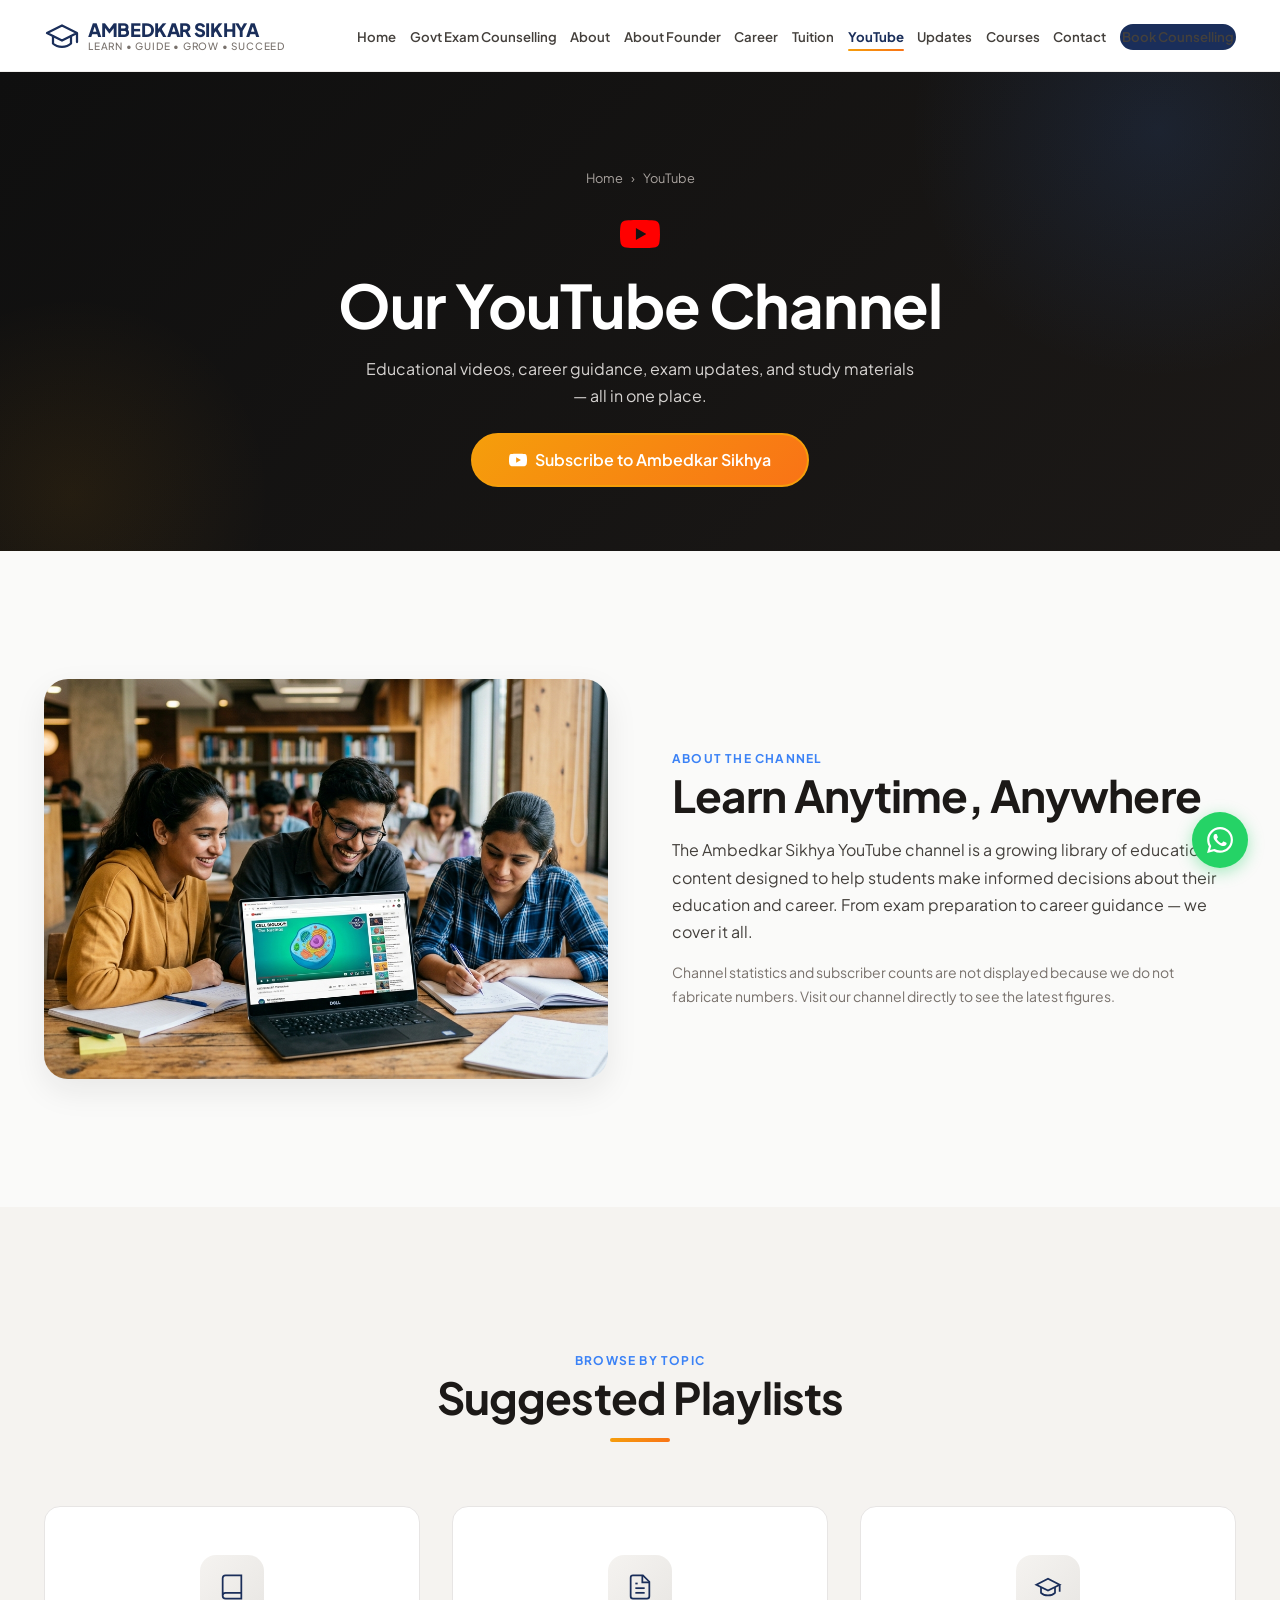
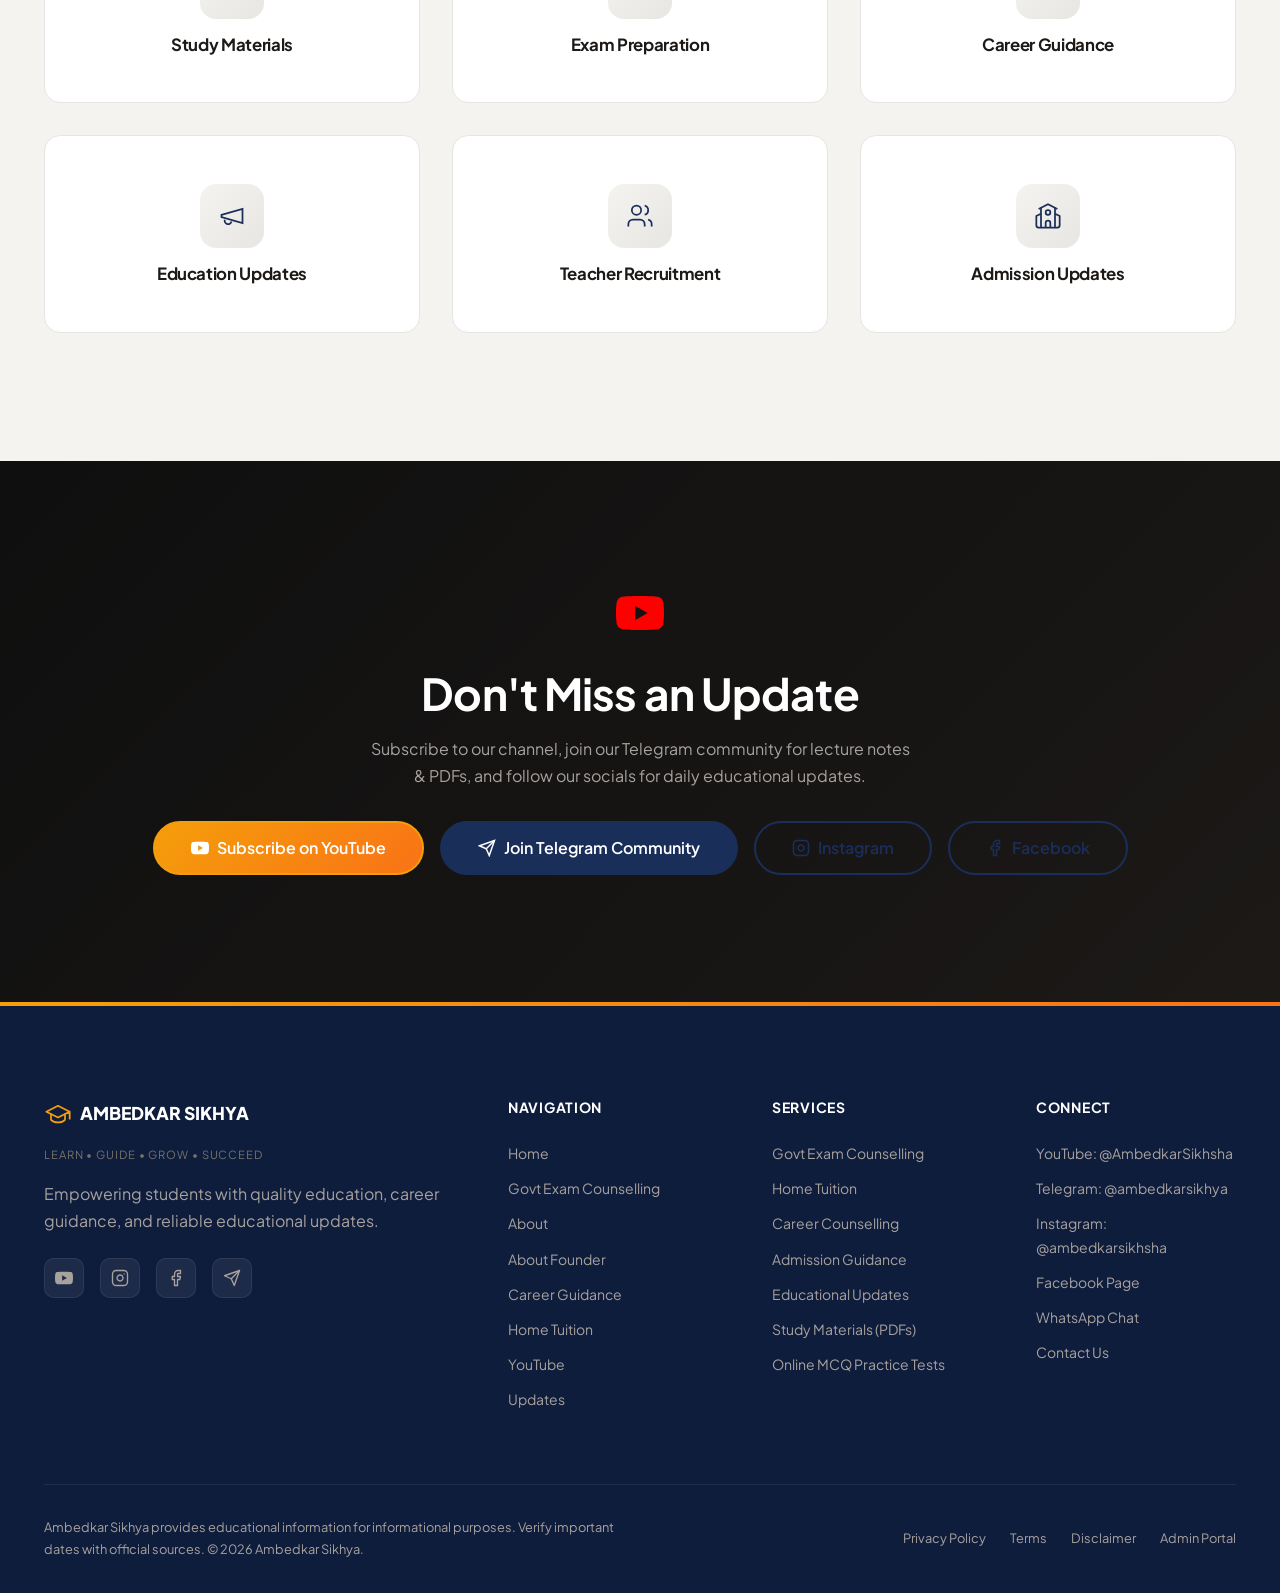
<file: youtube.html>
﻿<!DOCTYPE html>
<html lang="en">
<head>
    <meta charset="UTF-8">
    <meta name="viewport" content="width=device-width, initial-scale=1.0">
    <title>YouTube Channel — Ambedkar Sikhya</title>
    <meta name="description" content="Watch educational videos, career guidance, exam updates, and study materials on the Ambedkar Sikhya YouTube channel.">
    <link rel="preconnect" href="https://fonts.googleapis.com"><link rel="preconnect" href="https://fonts.gstatic.com" crossorigin>
    <link href="https://fonts.googleapis.com/css2?family=Plus+Jakarta+Sans:wght@400;500;600;700;800&family=DM+Serif+Display&display=swap" rel="stylesheet">
    <link rel="stylesheet" href="style.css"><link rel="stylesheet" href="components.css"><link rel="stylesheet" href="responsive.css">
</head>
<body>
    <header class="header">
        <div class="header-inner">
            <a href="index.html" class="logo" aria-label="Ambedkar Sikhya Home">
                <svg class="logo-icon" xmlns="http://www.w3.org/2000/svg" viewBox="0 0 24 24" fill="none" stroke="currentColor" stroke-width="1.5" stroke-linecap="round" stroke-linejoin="round"><path d="M22 10v6M2 10l10-5 10 5-10 5z"/><path d="M6 12v5c3 3 9 3 12 0v-5"/></svg>
                <div class="logo-text">
                    <span class="logo-name">AMBEDKAR SIKHYA</span>
                    <span class="logo-tagline">Learn • Guide • Grow • Succeed</span>
                </div>
            </a>
            <nav class="nav">
                <ul class="nav-links">
                    <li><a href="index.html">Home</a></li>
                    <li><a href="index.html#gov-exam-counselling">Govt Exam Counselling</a></li>
                    <li><a href="about.html">About</a></li>
                    <li><a href="index.html#founder">About Founder</a></li>
                    <li><a href="career.html">Career</a></li>
                    <li><a href="tuition.html">Tuition</a></li>
                    <li><a href="youtube.html" class="active">YouTube</a></li>
                    <li><a href="updates.html">Updates</a></li>
                    <li><a href="courses.html">Courses</a></li>
                    <li><a href="contact.html">Contact</a></li>
                    <li class="nav-cta"><a href="counselling.html" class="btn btn-primary btn-sm">Book Counselling</a></li>
                    <li class="nav-whatsapp"><a href="https://wa.me/919090398780" target="_blank" rel="noopener" class="btn btn-whatsapp btn-sm">WhatsApp Us</a></li>
                </ul>
                <button class="hamburger" aria-label="Open menu" aria-expanded="false">
                    <svg xmlns="http://www.w3.org/2000/svg" viewBox="0 0 24 24" fill="none" stroke="currentColor" stroke-width="2" stroke-linecap="round" stroke-linejoin="round"><line x1="4" x2="20" y1="12" y2="12"/><line x1="4" x2="20" y1="6" y2="6"/><line x1="4" x2="20" y1="18" y2="18"/></svg>
                </button>
            </nav>
        </div>
    </header>

    <main>
        <!-- Banner -->
        <section class="page-banner" style="background: linear-gradient(135deg, #0f0f0f 0%, #1c1917 100%);">
            <div class="container">
                <nav class="breadcrumb"><a href="index.html">Home</a><span class="breadcrumb-sep">›</span><span>YouTube</span></nav>
                <div style="display:flex;align-items:center;gap:var(--space-md);justify-content:center;margin-bottom:var(--space-md);">
                    <svg style="width:40px;height:40px;color:#ff0000;" xmlns="http://www.w3.org/2000/svg" viewBox="0 0 24 24" fill="currentColor"><path d="M23.498 6.186a3.016 3.016 0 0 0-2.122-2.136C19.505 3.545 12 3.545 12 3.545s-7.505 0-9.377.505A3.017 3.017 0 0 0 .502 6.186C0 8.07 0 12 0 12s0 3.93.502 5.814a3.016 3.016 0 0 0 2.122 2.136c1.871.505 9.376.505 9.376.505s7.505 0 9.377-.505a3.015 3.015 0 0 0 2.122-2.136C24 15.93 24 12 24 12s0-3.93-.502-5.814zM9.545 15.568V8.432L15.818 12l-6.273 3.568z"/></svg>
                </div>
                <h1>Our YouTube Channel</h1>
                <p>Educational videos, career guidance, exam updates, and study materials — all in one place.</p>
                <a href="https://www.youtube.com/@AmbedkarSikhsha" class="btn btn-accent btn-lg mt-lg" target="_blank" rel="noopener">
                    <svg xmlns="http://www.w3.org/2000/svg" width="18" height="18" viewBox="0 0 24 24" fill="currentColor"><path d="M23.498 6.186a3.016 3.016 0 0 0-2.122-2.136C19.505 3.545 12 3.545 12 3.545s-7.505 0-9.377.505A3.017 3.017 0 0 0 .502 6.186C0 8.07 0 12 0 12s0 3.93.502 5.814a3.016 3.016 0 0 0 2.122 2.136c1.871.505 9.376.505 9.376.505s7.505 0 9.377-.505a3.015 3.015 0 0 0 2.122-2.136C24 15.93 24 12 24 12s0-3.93-.502-5.814zM9.545 15.568V8.432L15.818 12l-6.273 3.568z"/></svg>
                    Subscribe to Ambedkar Sikhya
                </a>
            </div>
        </section>

        <!-- Channel Introduction -->
        <section class="section">
            <div class="container">
                <div class="split reveal">
                    <div class="split-image">
                        <img src="youtube-learning.jpg" alt="Students watching educational content in a study room" loading="lazy">
                    </div>
                    <div>
                        <p class="overline">About the Channel</p>
                        <h2>Learn Anytime, Anywhere</h2>
                        <p class="mt-md">The Ambedkar Sikhya YouTube channel is a growing library of educational content designed to help students make informed decisions about their education and career. From exam preparation to career guidance — we cover it all.</p>
                        <p class="mt-md" style="font-size:0.875rem; color:var(--color-text-light);">Channel statistics and subscriber counts are not displayed because we do not fabricate numbers. Visit our channel directly to see the latest figures.</p>
                    </div>
                </div>
            </div>
        </section>

        <!-- Playlists -->
        <section class="section section--alt">
            <div class="container">
                <div class="section-header reveal">
                    <p class="overline">Browse by Topic</p>
                    <h2>Suggested Playlists</h2>
                </div>
                <div class="grid grid--3 reveal-stagger">
                    <a href="https://www.youtube.com/@AmbedkarSikhsha" target="_blank" rel="noopener" class="help-card">
                        <div class="help-icon">
                            <svg xmlns="http://www.w3.org/2000/svg" viewBox="0 0 24 24" fill="none" stroke="currentColor" stroke-width="1.5"><path d="M4 19.5v-15A2.5 2.5 0 0 1 6.5 2H20v20H6.5a2.5 2.5 0 0 1 0-5H20"/></svg>
                        </div>
                        <h3>Study Materials</h3>
                    </a>
                    <a href="https://www.youtube.com/@AmbedkarSikhsha" target="_blank" rel="noopener" class="help-card">
                        <div class="help-icon">
                            <svg xmlns="http://www.w3.org/2000/svg" viewBox="0 0 24 24" fill="none" stroke="currentColor" stroke-width="1.5"><path d="M14.5 2H6a2 2 0 0 0-2 2v16a2 2 0 0 0 2 2h12a2 2 0 0 0 2-2V7.5L14.5 2z"/><polyline points="14 2 14 8 20 8"/><line x1="16" x2="8" y1="13" y2="13"/><line x1="16" x2="8" y1="17" y2="17"/><line x1="10" x2="8" y1="9" y2="9"/></svg>
                        </div>
                        <h3>Exam Preparation</h3>
                    </a>
                    <a href="https://www.youtube.com/@AmbedkarSikhsha" target="_blank" rel="noopener" class="help-card">
                        <div class="help-icon">
                            <svg xmlns="http://www.w3.org/2000/svg" viewBox="0 0 24 24" fill="none" stroke="currentColor" stroke-width="1.5"><path d="M22 10v6M2 10l10-5 10 5-10 5z"/><path d="M6 12v5c3 3 9 3 12 0v-5"/></svg>
                        </div>
                        <h3>Career Guidance</h3>
                    </a>
                    <a href="https://www.youtube.com/@AmbedkarSikhsha" target="_blank" rel="noopener" class="help-card">
                        <div class="help-icon">
                            <svg xmlns="http://www.w3.org/2000/svg" viewBox="0 0 24 24" fill="none" stroke="currentColor" stroke-width="1.5"><path d="m3 11 18-5v12L3 13v-2z"/><path d="M11.6 16.8a3 3 0 1 1-5.8-1.6"/></svg>
                        </div>
                        <h3>Education Updates</h3>
                    </a>
                    <a href="https://www.youtube.com/@AmbedkarSikhsha" target="_blank" rel="noopener" class="help-card">
                        <div class="help-icon">
                            <svg xmlns="http://www.w3.org/2000/svg" viewBox="0 0 24 24" fill="none" stroke="currentColor" stroke-width="1.5"><path d="M16 21v-2a4 4 0 0 0-4-4H6a4 4 0 0 0-4 4v2"/><circle cx="9" cy="7" r="4"/><path d="M22 21v-2a4 4 0 0 0-3-3.87"/><path d="M16 3.13a4 4 0 0 1 0 7.75"/></svg>
                        </div>
                        <h3>Teacher Recruitment</h3>
                    </a>
                    <a href="https://www.youtube.com/@AmbedkarSikhsha" target="_blank" rel="noopener" class="help-card">
                        <div class="help-icon">
                            <svg xmlns="http://www.w3.org/2000/svg" viewBox="0 0 24 24" fill="none" stroke="currentColor" stroke-width="1.5"><path d="m4 6 8-4 8 4"/><path d="m18 10 4 2v8a2 2 0 0 1-2 2H4a2 2 0 0 1-2-2v-8l4-2"/><path d="M14 22v-4a2 2 0 0 0-2-2v0a2 2 0 0 0-2 2v4"/><path d="M18 5v17"/><path d="M6 5v17"/><circle cx="12" cy="9" r="2"/></svg>
                        </div>
                        <h3>Admission Updates</h3>
                    </a>
                </div>
            </div>
        </section>


        <!-- CTA -->
        <section class="section text-center" style="background: linear-gradient(135deg, #0f0f0f 0%, #1c1917 100%); color:#fff;">
            <div class="container reveal">
                <svg style="width:48px;height:48px;color:#ff0000;margin:0 auto var(--space-lg);" xmlns="http://www.w3.org/2000/svg" viewBox="0 0 24 24" fill="currentColor"><path d="M23.498 6.186a3.016 3.016 0 0 0-2.122-2.136C19.505 3.545 12 3.545 12 3.545s-7.505 0-9.377.505A3.017 3.017 0 0 0 .502 6.186C0 8.07 0 12 0 12s0 3.93.502 5.814a3.016 3.016 0 0 0 2.122 2.136c1.871.505 9.376.505 9.376.505s7.505 0 9.377-.505a3.015 3.015 0 0 0 2.122-2.136C24 15.93 24 12 24 12s0-3.93-.502-5.814zM9.545 15.568V8.432L15.818 12l-6.273 3.568z"/></svg>
                <h2 style="color:#fff;">Don't Miss an Update</h2>
                <p style="color:#a8a29e;margin:var(--space-md) auto var(--space-xl);max-width:540px;">Subscribe to our channel, join our Telegram community for lecture notes & PDFs, and follow our socials for daily educational updates.</p>
                <div class="btn-group" style="justify-content:center; gap: var(--space-md); flex-wrap: wrap;">
                    <a href="https://www.youtube.com/@AmbedkarSikhsha" class="btn btn-accent btn-lg" target="_blank" rel="noopener">
                        <svg xmlns="http://www.w3.org/2000/svg" width="18" height="18" viewBox="0 0 24 24" fill="currentColor"><path d="M23.498 6.186a3.016 3.016 0 0 0-2.122-2.136C19.505 3.545 12 3.545 12 3.545s-7.505 0-9.377.505A3.017 3.017 0 0 0 .502 6.186C0 8.07 0 12 0 12s0 3.93.502 5.814a3.016 3.016 0 0 0 2.122 2.136c1.871.505 9.376.505 9.376.505s7.505 0 9.377-.505a3.015 3.015 0 0 0 2.122-2.136C24 15.93 24 12 24 12s0-3.93-.502-5.814zM9.545 15.568V8.432L15.818 12l-6.273 3.568z"/></svg>
                        Subscribe on YouTube
                    </a>
                    <a href="https://t.me/ambedkarsikhya" class="btn btn-primary btn-lg" target="_blank" rel="noopener">
                        <svg xmlns="http://www.w3.org/2000/svg" width="18" height="18" viewBox="0 0 24 24" fill="none" stroke="currentColor" stroke-width="2"><path d="m22 2-7 20-4-9-9-4z"/><path d="M22 2 11 13"/></svg>
                        Join Telegram Community
                    </a>
                    <a href="https://www.instagram.com/ambedkarsikhsha?utm_source=qr&dlrf=MWZpNDZycWNyOHlrbw==" class="btn btn-secondary btn-lg" target="_blank" rel="noopener">
                        <svg xmlns="http://www.w3.org/2000/svg" width="18" height="18" viewBox="0 0 24 24" fill="none" stroke="currentColor" stroke-width="2"><rect width="20" height="20" x="2" y="2" rx="5" ry="5"/><path d="M16 11.37A4 4 0 1 1 12.63 8 4 4 0 0 1 16 11.37z"/><line x1="17.5" x2="17.51" y1="6.5" y2="6.5"/></svg>
                        Instagram
                    </a>
                    <a href="https://www.facebook.com/share/1ETxiVoRoM/" class="btn btn-secondary btn-lg" target="_blank" rel="noopener">
                        <svg xmlns="http://www.w3.org/2000/svg" width="18" height="18" viewBox="0 0 24 24" fill="none" stroke="currentColor" stroke-width="2"><path d="M18 2h-3a5 5 0 0 0-5 5v3H7v4h3v8h4v-8h3l1-4h-4V7a1 1 0 0 1 1-1h3z"/></svg>
                        Facebook
                    </a>
                </div>
            </div>
        </section>
    </main>

    <footer class="footer">
        <div class="container">
            <div class="footer-grid">
                <div>
                    <div style="display: flex; align-items: center; gap: var(--space-sm); margin-bottom: var(--space-md);">
                        <svg class="logo-icon" xmlns="http://www.w3.org/2000/svg" viewBox="0 0 24 24" fill="none" stroke="currentColor" stroke-width="1.5" stroke-linecap="round" stroke-linejoin="round" style="width: 28px; height: 28px; color: var(--color-accent);"><path d="M22 10v6M2 10l10-5 10 5-10 5z"/><path d="M6 12v5c3 3 9 3 12 0v-5"/></svg>
                        <span style="font-size: 1.1rem; font-weight: 800; color: #fff;">AMBEDKAR SIKHYA</span>
                    </div>
                    <p style="font-size: 0.7rem; text-transform: uppercase; letter-spacing: 0.08em; color: #78716c; margin-bottom: 1rem;">Learn • Guide • Grow • Succeed</p>
                    <p>Empowering students with quality education, career guidance, and reliable educational updates.</p>
                    <div class="footer-social">
                        <a href="https://www.youtube.com/@AmbedkarSikhsha" target="_blank" rel="noopener" aria-label="YouTube">
                            <svg xmlns="http://www.w3.org/2000/svg" viewBox="0 0 24 24" fill="currentColor"><path d="M23.498 6.186a3.016 3.016 0 0 0-2.122-2.136C19.505 3.545 12 3.545 12 3.545s-7.505 0-9.377.505A3.017 3.017 0 0 0 .502 6.186C0 8.07 0 12 0 12s0 3.93.502 5.814a3.016 3.016 0 0 0 2.122 2.136c1.871.505 9.376.505 9.376.505s7.505 0 9.377-.505a3.015 3.015 0 0 0 2.122-2.136C24 15.93 24 12 24 12s0-3.93-.502-5.814zM9.545 15.568V8.432L15.818 12l-6.273 3.568z"/></svg>
                        </a>
                        <a href="https://www.instagram.com/ambedkarsikhsha?utm_source=qr&dlrf=MWZpNDZycWNyOHlrbw==" target="_blank" rel="noopener" aria-label="Instagram">
                            <svg xmlns="http://www.w3.org/2000/svg" viewBox="0 0 24 24" fill="none" stroke="currentColor" stroke-width="1.8" stroke-linecap="round" stroke-linejoin="round"><rect width="20" height="20" x="2" y="2" rx="5" ry="5"/><path d="M16 11.37A4 4 0 1 1 12.63 8 4 4 0 0 1 16 11.37z"/><line x1="17.5" x2="17.51" y1="6.5" y2="6.5"/></svg>
                        </a>
                        <a href="https://www.facebook.com/share/1ETxiVoRoM/" target="_blank" rel="noopener" aria-label="Facebook">
                            <svg xmlns="http://www.w3.org/2000/svg" viewBox="0 0 24 24" fill="none" stroke="currentColor" stroke-width="1.8" stroke-linecap="round" stroke-linejoin="round"><path d="M18 2h-3a5 5 0 0 0-5 5v3H7v4h3v8h4v-8h3l1-4h-4V7a1 1 0 0 1 1-1h3z"/></svg>
                        </a>
                        <a href="https://t.me/ambedkarsikhya" target="_blank" rel="noopener" aria-label="Telegram">
                            <svg xmlns="http://www.w3.org/2000/svg" viewBox="0 0 24 24" fill="none" stroke="currentColor" stroke-width="1.8" stroke-linecap="round" stroke-linejoin="round"><path d="m22 2-7 20-4-9-9-4z"/><path d="M22 2 11 13"/></svg>
                        </a>
                    </div>
                </div>
                <div>
                    <h4>Navigation</h4>
                    <ul class="footer-links">
                        <li><a href="index.html">Home</a></li>
                        <li><a href="index.html#gov-exam-counselling">Govt Exam Counselling</a></li>
                        <li><a href="about.html">About</a></li>
                        <li><a href="index.html#founder">About Founder</a></li>
                        <li><a href="career.html">Career Guidance</a></li>
                        <li><a href="tuition.html">Home Tuition</a></li>
                        <li><a href="youtube.html">YouTube</a></li>
                        <li><a href="updates.html">Updates</a></li>
                    </ul>
                </div>
                <div>
                    <h4>Services</h4>
                    <ul class="footer-links">
                        <li><a href="index.html#gov-exam-counselling">Govt Exam Counselling</a></li>
                        <li><a href="tuition.html">Home Tuition</a></li>
                        <li><a href="counselling.html">Career Counselling</a></li>
                        <li><a href="career.html">Admission Guidance</a></li>
                        <li><a href="updates.html">Educational Updates</a></li>
                        <li><a href="courses.html">Study Materials (PDFs)</a></li>
                        <li><a href="practice.html">Online MCQ Practice Tests</a></li>
                    </ul>
                </div>
                <div>
                    <h4>Connect</h4>
                    <ul class="footer-links">
                        <li><a href="https://www.youtube.com/@AmbedkarSikhsha" target="_blank" rel="noopener">YouTube: @AmbedkarSikhsha</a></li>
                        <li><a href="https://t.me/ambedkarsikhya" target="_blank" rel="noopener">Telegram: @ambedkarsikhya</a></li>
                        <li><a href="https://www.instagram.com/ambedkarsikhsha?utm_source=qr&dlrf=MWZpNDZycWNyOHlrbw==" target="_blank" rel="noopener">Instagram: @ambedkarsikhsha</a></li>
                        <li><a href="https://www.facebook.com/share/1ETxiVoRoM/" target="_blank" rel="noopener">Facebook Page</a></li>
                        <li><a href="https://wa.me/919090398780" target="_blank" rel="noopener">WhatsApp Chat</a></li>
                        <li><a href="contact.html">Contact Us</a></li>
                    </ul>
                </div>
            </div>
            <div class="footer-bottom">
                <p>Ambedkar Sikhya provides educational information for informational purposes. Verify important dates with official sources. &copy; 2026 Ambedkar Sikhya.</p>
                <div class="footer-legal">
                    <a href="#">Privacy Policy</a>
                    <a href="#">Terms</a>
                    <a href="#">Disclaimer</a>
                    <a href="admin.html">Admin Portal</a>
                </div>
            </div>
        </div>
    </footer>
    <a href="https://wa.me/919090398780" class="fab" target="_blank" rel="noopener" aria-label="WhatsApp"><svg xmlns="http://www.w3.org/2000/svg" viewBox="0 0 24 24" fill="currentColor"><path d="M17.472 14.382c-.297-.149-1.758-.867-2.03-.967-.273-.099-.471-.148-.67.15-.197.297-.767.966-.94 1.164-.173.199-.347.223-.644.075-.297-.15-1.255-.463-2.39-1.475-.883-.788-1.48-1.761-1.653-2.059-.173-.297-.018-.458.13-.606.134-.133.298-.347.446-.52.149-.174.198-.298.298-.497.099-.198.05-.371-.025-.52-.075-.149-.669-1.612-.916-2.207-.242-.579-.487-.5-.669-.51-.173-.008-.371-.01-.57-.01-.198 0-.52.074-.792.372-.272.297-1.04 1.016-1.04 2.479 0 1.462 1.065 2.875 1.213 3.074.149.198 2.096 3.2 5.077 4.487.709.306 1.262.489 1.694.625.712.227 1.36.195 1.871.118.571-.085 1.758-.719 2.006-1.413.248-.694.248-1.289.173-1.413-.074-.124-.272-.198-.57-.347m-5.421 7.403h-.004a9.87 9.87 0 01-5.031-1.378l-.361-.214-3.741.982.998-3.648-.235-.374a9.86 9.86 0 01-1.51-5.26c.001-5.45 4.436-9.884 9.888-9.884 2.64 0 5.122 1.03 6.988 2.898a9.825 9.825 0 012.893 6.994c-.003 5.45-4.437 9.884-9.885 9.884m8.413-18.297A11.815 11.815 0 0012.05 0C5.495 0 .16 5.335.157 11.892c0 2.096.547 4.142 1.588 5.945L.057 24l6.305-1.654a11.882 11.882 0 005.683 1.448h.005c6.554 0 11.89-5.335 11.893-11.893a11.821 11.821 0 00-3.48-8.413z"/></svg></a>
    <script src="main.js"></script>
    <script src="script.js"></script>
</body>
</html>
</file>
<file: style.css>
/* ============================================================
   AMBEDKAR SIKHYA — Design System
   Premium Education Platform — Enhanced Edition
   ============================================================ */

@import url('https://fonts.googleapis.com/css2?family=Plus+Jakarta+Sans:wght@400;500;600;700;800&family=DM+Serif+Display&display=swap');

/* --- Design Tokens --- */
:root {
  /* Brand Palette — Vibrant */
  --color-primary: #1a2e5a;
  --color-primary-light: #2a4a8a;
  --color-primary-dark: #0f1d3d;
  --color-secondary: #3b82f6;
  --color-secondary-light: #60a5fa;
  --color-accent: #f59e0b;
  --color-accent-dark: #d97706;
  --color-accent-glow: rgba(245, 158, 11, 0.25);

  /* Gradient Palette */
  --gradient-hero: linear-gradient(135deg, rgba(15, 29, 61, 0.92) 0%, rgba(26, 46, 90, 0.75) 50%, rgba(59, 130, 246, 0.6) 100%);
  --gradient-primary: linear-gradient(135deg, #1a2e5a 0%, #2a4a8a 100%);
  --gradient-accent: linear-gradient(135deg, #f59e0b 0%, #f97316 100%);
  --gradient-cta: linear-gradient(135deg, #0f1d3d 0%, #1a2e5a 40%, #2563eb 100%);
  --gradient-glass: linear-gradient(135deg, rgba(255,255,255,0.1) 0%, rgba(255,255,255,0.05) 100%);
  --gradient-card: linear-gradient(180deg, rgba(59,130,246,0.03) 0%, rgba(255,255,255,0) 100%);

  /* Neutrals */
  --color-bg: #fafaf9;
  --color-bg-alt: #f5f3f0;
  --color-surface: #ffffff;
  --color-border: #e7e5e4;
  --color-border-light: #f0eeec;
  --color-text: #44403c;
  --color-text-light: #78716c;
  --color-heading: #1c1917;

  /* Semantic */
  --color-success: #16a34a;
  --color-warning: #eab308;
  --color-error: #dc2626;
  --color-whatsapp: #25D366;

  /* Typography */
  --font-sans: 'Plus Jakarta Sans', system-ui, -apple-system, 'Segoe UI', sans-serif;
  --font-serif: 'DM Serif Display', 'Georgia', serif;

  /* Spacing */
  --space-xs: 0.25rem;
  --space-sm: 0.5rem;
  --space-md: 1rem;
  --space-lg: 1.5rem;
  --space-xl: 2rem;
  --space-2xl: 3rem;
  --space-3xl: 4rem;
  --space-4xl: 6rem;
  --space-5xl: 8rem;

  /* Radius */
  --radius-sm: 6px;
  --radius-md: 10px;
  --radius-lg: 16px;
  --radius-xl: 24px;
  --radius-full: 9999px;

  /* Shadows — Enhanced */
  --shadow-sm: 0 1px 2px rgba(28, 25, 23, 0.04);
  --shadow-md: 0 4px 12px rgba(28, 25, 23, 0.06);
  --shadow-lg: 0 12px 32px rgba(28, 25, 23, 0.08);
  --shadow-xl: 0 24px 48px rgba(28, 25, 23, 0.12);
  --shadow-card: 0 1px 3px rgba(28, 25, 23, 0.04), 0 6px 16px rgba(28, 25, 23, 0.06);
  --shadow-glow-primary: 0 8px 32px rgba(26, 46, 90, 0.3);
  --shadow-glow-accent: 0 8px 32px rgba(245, 158, 11, 0.3);

  /* Transitions */
  --ease-out: cubic-bezier(0.16, 1, 0.3, 1);
  --ease-in-out: cubic-bezier(0.65, 0, 0.35, 1);
  --ease-bounce: cubic-bezier(0.34, 1.56, 0.64, 1);
  --duration-fast: 150ms;
  --duration-normal: 300ms;
  --duration-slow: 500ms;

  /* Layout */
  --max-width: 1240px;
  --header-height: 72px;
}

/* --- Reset & Base --- */
*, *::before, *::after {
  margin: 0;
  padding: 0;
  box-sizing: border-box;
}

html {
  scroll-behavior: smooth;
  -webkit-text-size-adjust: 100%;
}

body {
  font-family: var(--font-sans);
  font-size: 1rem;
  line-height: 1.7;
  color: var(--color-text);
  background-color: var(--color-bg);
  -webkit-font-smoothing: antialiased;
  -moz-osx-font-smoothing: grayscale;
  overflow-x: hidden;
}

/* --- Typography --- */
h1, h2, h3, h4, h5, h6 {
  font-family: var(--font-sans);
  color: var(--color-heading);
  line-height: 1.15;
  font-weight: 700;
  letter-spacing: -0.02em;
}

h1 { font-size: clamp(2.25rem, 5vw, 3.75rem); }
h2 { font-size: clamp(1.75rem, 3.5vw, 2.75rem); }
h3 { font-size: clamp(1.25rem, 2.5vw, 1.5rem); }
h4 { font-size: 1.125rem; }

p {
  max-width: 65ch;
}

.text-serif {
  font-family: var(--font-serif);
  letter-spacing: 0;
}

.overline {
  font-size: 0.75rem;
  font-weight: 700;
  letter-spacing: 0.1em;
  text-transform: uppercase;
  color: var(--color-secondary);
}

.lead {
  font-size: 1.125rem;
  line-height: 1.75;
  color: var(--color-text-light);
}

/* --- Links --- */
a {
  color: inherit;
  text-decoration: none;
  transition: color var(--duration-fast) var(--ease-out);
}

a:hover {
  color: var(--color-secondary);
}

a:focus-visible {
  outline: 2px solid var(--color-secondary);
  outline-offset: 3px;
  border-radius: var(--radius-sm);
}

/* --- Images --- */
img {
  max-width: 100%;
  height: auto;
  display: block;
}

/* --- Layout --- */
.container {
  max-width: var(--max-width);
  margin: 0 auto;
  padding: 0 var(--space-lg);
}

.section {
  padding: var(--space-5xl) 0;
  position: relative;
}

.section--alt {
  background-color: var(--color-bg-alt);
}

.section--dark {
  background-color: var(--color-primary-dark);
  color: #e7e5e4;
}

.section--dark h2,
.section--dark h3,
.section--dark h4 {
  color: #ffffff;
}

.section-header {
  text-align: center;
  margin-bottom: var(--space-3xl);
}

.section-header p {
  margin: var(--space-md) auto 0;
}

/* Decorative section divider */
.section-header h2::after {
  content: '';
  display: block;
  width: 60px;
  height: 4px;
  background: var(--gradient-accent);
  border-radius: var(--radius-full);
  margin: var(--space-md) auto 0;
}

.section--dark .section-header h2::after {
  background: var(--gradient-accent);
}

/* Grid */
.grid {
  display: grid;
  gap: var(--space-xl);
}

.grid--2 { grid-template-columns: repeat(2, 1fr); }
.grid--3 { grid-template-columns: repeat(3, 1fr); }
.grid--4 { grid-template-columns: repeat(4, 1fr); }
.grid--auto { grid-template-columns: repeat(auto-fit, minmax(300px, 1fr)); }

/* Flex */
.flex { display: flex; }
.flex--center { align-items: center; justify-content: center; }
.flex--between { align-items: center; justify-content: space-between; }
.flex--gap { gap: var(--space-md); }
.flex--wrap { flex-wrap: wrap; }

/* Utility */
.text-center { text-align: center; }
.mx-auto { margin-left: auto; margin-right: auto; }
.mt-sm { margin-top: var(--space-sm); }
.mt-md { margin-top: var(--space-md); }
.mt-lg { margin-top: var(--space-lg); }
.mt-xl { margin-top: var(--space-xl); }
.mt-2xl { margin-top: var(--space-2xl); }
.mb-sm { margin-bottom: var(--space-sm); }
.mb-md { margin-bottom: var(--space-md); }
.mb-lg { margin-bottom: var(--space-lg); }
.mb-xl { margin-bottom: var(--space-xl); }
.hidden { display: none !important; }

/* --- Scroll Reveal Animation --- */
.reveal {
  opacity: 0;
  transform: translateY(30px);
  transition: opacity 0.7s var(--ease-out), transform 0.7s var(--ease-out);
}
.reveal.visible {
  opacity: 1;
  transform: translateY(0);
}

/* Staggered children */
.reveal-stagger > * {
  opacity: 0;
  transform: translateY(20px);
  transition: opacity 0.5s var(--ease-out), transform 0.5s var(--ease-out);
}
.reveal-stagger.visible > *:nth-child(1) { transition-delay: 0ms; }
.reveal-stagger.visible > *:nth-child(2) { transition-delay: 80ms; }
.reveal-stagger.visible > *:nth-child(3) { transition-delay: 160ms; }
.reveal-stagger.visible > *:nth-child(4) { transition-delay: 240ms; }
.reveal-stagger.visible > *:nth-child(5) { transition-delay: 320ms; }
.reveal-stagger.visible > *:nth-child(6) { transition-delay: 400ms; }
.reveal-stagger.visible > * {
  opacity: 1;
  transform: translateY(0);
}

/* --- Keyframe Animations --- */
@keyframes float {
  0%, 100% { transform: translateY(0px); }
  50% { transform: translateY(-12px); }
}

@keyframes pulse-glow {
  0%, 100% { box-shadow: 0 0 0 0 var(--color-accent-glow); }
  50% { box-shadow: 0 0 0 12px transparent; }
}

@keyframes shimmer {
  0% { background-position: -200% 0; }
  100% { background-position: 200% 0; }
}

@keyframes gradient-shift {
  0% { background-position: 0% 50%; }
  50% { background-position: 100% 50%; }
  100% { background-position: 0% 50%; }
}

@keyframes count-up {
  from { opacity: 0; transform: translateY(20px) scale(0.8); }
  to { opacity: 1; transform: translateY(0) scale(1); }
}

@keyframes fade-in-up {
  from { opacity: 0; transform: translateY(24px); }
  to { opacity: 1; transform: translateY(0); }
}

@keyframes slide-in-left {
  from { opacity: 0; transform: translateX(-30px); }
  to { opacity: 1; transform: translateX(0); }
}

@keyframes dot-pulse {
  0%, 100% { opacity: 0.3; }
  50% { opacity: 0.8; }
}

/* --- Decorative Elements --- */
.section--decorated::before {
  content: '';
  position: absolute;
  top: -60px;
  left: 0;
  right: 0;
  height: 120px;
  background: radial-gradient(ellipse at center, rgba(59, 130, 246, 0.06) 0%, transparent 70%);
  pointer-events: none;
}

/* Dot Pattern Background */
.dot-pattern {
  background-image: radial-gradient(circle, var(--color-border) 1px, transparent 1px);
  background-size: 24px 24px;
}

/* --- Stats Counter Section --- */
.stats-section {
  background: var(--gradient-cta);
  padding: var(--space-4xl) 0;
  position: relative;
  overflow: hidden;
}

.stats-section::before {
  content: '';
  position: absolute;
  inset: 0;
  background-image: radial-gradient(circle at 20% 50%, rgba(59, 130, 246, 0.15) 0%, transparent 50%),
                     radial-gradient(circle at 80% 20%, rgba(245, 158, 11, 0.1) 0%, transparent 40%);
  pointer-events: none;
}

.stats-grid {
  display: grid;
  grid-template-columns: repeat(4, 1fr);
  gap: var(--space-xl);
  position: relative;
  z-index: 1;
}

.stat-item {
  text-align: center;
  padding: var(--space-xl);
}

.stat-number {
  font-size: clamp(2.5rem, 5vw, 3.5rem);
  font-weight: 800;
  color: #ffffff;
  line-height: 1;
  margin-bottom: var(--space-sm);
  display: block;
}

.stat-number .stat-suffix {
  font-size: 0.6em;
  color: var(--color-accent);
}

.stat-label {
  font-size: 0.9rem;
  color: rgba(255, 255, 255, 0.7);
  font-weight: 500;
}

.stat-item .stat-icon {
  width: 48px;
  height: 48px;
  margin: 0 auto var(--space-md);
  display: flex;
  align-items: center;
  justify-content: center;
  border-radius: var(--radius-md);
  background: rgba(255, 255, 255, 0.08);
  backdrop-filter: blur(8px);
  border: 1px solid rgba(255, 255, 255, 0.1);
}

.stat-item .stat-icon svg {
  width: 24px;
  height: 24px;
  color: var(--color-accent);
}

/* Animated counters */
.stat-item.animated .stat-number {
  animation: count-up 0.6s var(--ease-out) forwards;
}

/* --- Testimonials --- */
.testimonials-section {
  background-color: var(--color-bg-alt);
  position: relative;
  overflow: hidden;
}

.testimonial-card {
  background-color: var(--color-surface);
  border-radius: var(--radius-xl);
  padding: var(--space-2xl);
  box-shadow: var(--shadow-card);
  border: 1px solid var(--color-border-light);
  transition: all var(--duration-normal) var(--ease-out);
  position: relative;
}

.testimonial-card::before {
  content: '"';
  position: absolute;
  top: var(--space-lg);
  left: var(--space-xl);
  font-family: var(--font-serif);
  font-size: 5rem;
  line-height: 1;
  color: rgba(59, 130, 246, 0.1);
  pointer-events: none;
}

.testimonial-card:hover {
  transform: translateY(-4px);
  box-shadow: var(--shadow-lg);
  border-color: var(--color-border);
}

.testimonial-text {
  font-size: 1rem;
  line-height: 1.8;
  color: var(--color-text);
  margin-bottom: var(--space-xl);
  font-style: italic;
}

.testimonial-author {
  display: flex;
  align-items: center;
  gap: var(--space-md);
}

.testimonial-avatar {
  width: 48px;
  height: 48px;
  border-radius: 50%;
  background: var(--gradient-primary);
  display: flex;
  align-items: center;
  justify-content: center;
  color: #fff;
  font-weight: 700;
  font-size: 1.1rem;
  flex-shrink: 0;
}

.testimonial-info h4 {
  font-size: 0.95rem;
  font-weight: 700;
  margin-bottom: 2px;
}

.testimonial-info p {
  font-size: 0.8rem;
  color: var(--color-text-light);
}

.testimonial-stars {
  display: flex;
  gap: 2px;
  margin-bottom: var(--space-md);
}

.testimonial-stars svg {
  width: 16px;
  height: 16px;
  fill: var(--color-accent);
  color: var(--color-accent);
}
</file>
<file: components.css>
/* ============================================================
   AMBEDKAR SIKHYA — Components
   Reusable UI Components Library — Enhanced Edition
   ============================================================ */

/* ——— BUTTONS ——— */
.btn {
  display: inline-flex;
  align-items: center;
  justify-content: center;
  gap: var(--space-sm);
  padding: 0.8rem 1.75rem;
  border-radius: var(--radius-full);
  font-family: var(--font-sans);
  font-weight: 600;
  font-size: 0.9rem;
  cursor: pointer;
  border: 2px solid transparent;
  transition: all var(--duration-normal) var(--ease-out);
  text-align: center;
  line-height: 1;
  white-space: nowrap;
  position: relative;
  overflow: hidden;
}

.btn svg {
  width: 18px;
  height: 18px;
  flex-shrink: 0;
}

/* Shimmer hover effect on buttons */
.btn::after {
  content: '';
  position: absolute;
  top: 0;
  left: -100%;
  width: 100%;
  height: 100%;
  background: linear-gradient(90deg, transparent, rgba(255,255,255,0.15), transparent);
  transition: left 0.5s var(--ease-out);
}

.btn:hover::after {
  left: 100%;
}

.btn-primary {
  background-color: var(--color-primary);
  color: #ffffff;
  border-color: var(--color-primary);
}
.btn-primary:hover {
  background-color: var(--color-primary-light);
  border-color: var(--color-primary-light);
  color: #ffffff;
  transform: translateY(-2px);
  box-shadow: var(--shadow-glow-primary);
}

.btn-secondary {
  background-color: transparent;
  color: var(--color-primary);
  border-color: var(--color-primary);
}
.btn-secondary:hover {
  background-color: var(--color-primary);
  color: #ffffff;
  transform: translateY(-2px);
  box-shadow: var(--shadow-glow-primary);
}

.btn-accent {
  background: var(--gradient-accent);
  color: #ffffff;
  border-color: var(--color-accent);
}
.btn-accent:hover {
  border-color: var(--color-accent-dark);
  color: #ffffff;
  transform: translateY(-2px);
  box-shadow: var(--shadow-glow-accent);
}

.btn-white {
  background-color: #ffffff;
  color: var(--color-primary);
  border-color: #ffffff;
}
.btn-white:hover {
  background-color: var(--color-bg-alt);
  transform: translateY(-2px);
  box-shadow: var(--shadow-lg);
}

.btn-whatsapp {
  background-color: var(--color-whatsapp);
  color: #ffffff;
  border-color: var(--color-whatsapp);
}
.btn-whatsapp:hover {
  background-color: #1da851;
  border-color: #1da851;
  color: #ffffff;
  transform: translateY(-2px);
}

/* Pulse animation for hero CTA */
.btn-pulse {
  animation: pulse-glow 2.5s infinite;
}

.btn-sm {
  padding: 0.55rem 1.25rem;
  font-size: 0.8rem;
}

.btn-lg {
  padding: 1rem 2.25rem;
  font-size: 1rem;
}

.btn-group {
  display: flex;
  gap: var(--space-md);
  flex-wrap: wrap;
}

/* ——— HEADER ——— */
.header {
  position: sticky;
  top: 0;
  z-index: 1000;
  background-color: #ffffff;
  border-bottom: 1px solid var(--color-border-light);
  height: var(--header-height);
  transition: all var(--duration-normal) var(--ease-out);
}

@media (min-width: 1024px) {
  .header {
    background-color: rgba(255, 255, 255, 0.94);
    backdrop-filter: blur(16px) saturate(180%);
    -webkit-backdrop-filter: blur(16px) saturate(180%);
  }
}

.header.scrolled {
  box-shadow: 0 1px 12px rgba(28,25,23,0.06);
}

.header-inner {
  display: flex;
  align-items: center;
  justify-content: space-between;
  height: var(--header-height);
  max-width: var(--max-width);
  margin: 0 auto;
  padding: 0 var(--space-lg);
}

.logo {
  display: flex;
  align-items: center;
  gap: var(--space-sm);
  text-decoration: none;
}

.logo-icon {
  width: 36px;
  height: 36px;
  color: var(--color-primary);
}

.logo-text {
  display: flex;
  flex-direction: column;
  line-height: 1;
}

.logo-name {
  font-size: 1.15rem;
  font-weight: 800;
  color: var(--color-primary);
  letter-spacing: -0.02em;
}

.logo-tagline {
  font-size: 0.625rem;
  font-weight: 500;
  letter-spacing: 0.08em;
  color: var(--color-text-light);
  text-transform: uppercase;
  margin-top: 2px;
}

/* Navigation */
.nav {
  display: flex;
  align-items: center;
  gap: var(--space-xl);
}

.nav-links {
  display: flex;
  list-style: none;
  gap: 0.85rem;
  align-items: center;
}

.nav-links a {
  font-size: 0.825rem;
  font-weight: 600;
  color: var(--color-text);
  position: relative;
  padding: var(--space-xs) 0;
  white-space: nowrap;
}

.nav-links a::after {
  content: '';
  position: absolute;
  bottom: -2px;
  left: 0;
  width: 0;
  height: 2px;
  background: var(--gradient-accent);
  transition: width var(--duration-normal) var(--ease-out);
  border-radius: var(--radius-full);
}

.nav-links a:hover::after,
.nav-links a.active::after {
  width: 100%;
}

.nav-links a.active {
  color: var(--color-primary);
  font-weight: 700;
}

.nav-whatsapp {
  display: none;
}

.hamburger {
  display: none;
  background: none;
  border: none;
  cursor: pointer;
  padding: var(--space-sm);
  color: var(--color-heading);
}

.hamburger svg {
  width: 24px;
  height: 24px;
}

/* ——— HERO — Minimal Modern Style ——— */
.hero-minimal {
  position: relative;
  min-height: 100vh; /* Give more space by making it full screen */
  display: flex;
  align-items: center;
  background-color: var(--color-primary-dark);
  padding-top: calc(var(--header-height) + var(--space-4xl)); /* Extra space */
  padding-bottom: var(--space-4xl);
  overflow: hidden;
}

.hero-minimal .hero-bg {
  position: absolute;
  inset: 0;
  z-index: 0;
}

.hero-minimal .hero-bg img {
  width: 100%;
  height: 100%;
  object-fit: cover;
  transition: transform 20s linear;
}

.hero-minimal:hover .hero-bg img {
  transform: scale(1.05);
}

/* Re-added a light overlay for readability */
.hero-minimal .hero-overlay {
  position: absolute;
  inset: 0;
  background: rgba(0, 0, 0, 0.3);
  z-index: 1;
}

.hero-minimal .container {
  display: flex;
  flex-direction: column;
  align-items: center;
  text-align: center;
  max-width: 900px;
  margin: 0 auto;
  position: relative;
  z-index: 2;
}

.hero-minimal h1 {
  font-size: clamp(3rem, 6vw, 5rem);
  line-height: 1.1;
  letter-spacing: -0.02em;
  color: #ffffff;
  margin-bottom: var(--space-xl);
  font-weight: 800;
  text-shadow: 0 4px 24px rgba(0, 0, 0, 0.5);
  animation: fade-in-up 0.8s var(--ease-out) 0.1s both;
}

.hero-minimal .pill {
  display: inline-flex;
  align-items: center;
  gap: 8px;
  padding: 8px 16px;
  background: rgba(255, 255, 255, 0.15);
  backdrop-filter: blur(8px);
  -webkit-backdrop-filter: blur(8px);
  border: 1px solid rgba(255, 255, 255, 0.25);
  border-radius: 50px;
  font-size: 0.85rem;
  font-weight: 600;
  color: #ffffff;
  margin-bottom: var(--space-xl);
  box-shadow: 0 4px 12px rgba(0,0,0,0.15);
  animation: fade-in-up 0.8s var(--ease-out) forwards;
}

.hero-minimal p.desc {
  font-size: 1.25rem;
  color: #e2e8f0;
  max-width: 650px;
  margin-bottom: var(--space-2xl);
  line-height: 1.6;
  text-shadow: 0 2px 10px rgba(0, 0, 0, 0.5);
  animation: fade-in-up 0.8s var(--ease-out) 0.2s both;
}

.hero-minimal .btn-group {
  animation: fade-in-up 0.8s var(--ease-out) 0.3s both;
}

/* ——— CARDS — Enhanced ——— */
.card {
  background-color: var(--color-surface);
  border-radius: var(--radius-lg);
  overflow: hidden;
  transition: transform var(--duration-normal) var(--ease-out),
              box-shadow var(--duration-normal) var(--ease-out);
  box-shadow: var(--shadow-card);
  display: flex;
  flex-direction: column;
  border: 1px solid var(--color-border-light);
}

.card:hover {
  transform: translateY(-6px);
  box-shadow: var(--shadow-xl);
  border-color: var(--color-border);
}

.card-image {
  position: relative;
  overflow: hidden;
  aspect-ratio: 16 / 10;
}

.card-image img {
  width: 100%;
  height: 100%;
  object-fit: cover;
  transition: transform var(--duration-slow) var(--ease-out);
}

.card:hover .card-image img {
  transform: scale(1.05);
}

.card-body {
  padding: var(--space-xl);
  flex-grow: 1;
  display: flex;
  flex-direction: column;
}

.card-icon {
  width: 48px;
  height: 48px;
  color: var(--color-primary);
  margin-bottom: var(--space-lg);
}

.card-title {
  font-size: 1.25rem;
  font-weight: 700;
  margin-bottom: var(--space-sm);
}

.card-subtitle {
  font-size: 0.875rem;
  color: var(--color-text-light);
  margin-bottom: var(--space-md);
}

.card-text {
  font-size: 0.9rem;
  color: var(--color-text);
  flex-grow: 1;
}

.card-text ul {
  list-style: none;
  padding: 0;
}

.card-text li {
  padding: var(--space-xs) 0;
  padding-left: var(--space-lg);
  position: relative;
  font-size: 0.875rem;
}

.card-text li::before {
  content: '';
  position: absolute;
  left: 0;
  top: 50%;
  transform: translateY(-50%);
  width: 6px;
  height: 6px;
  border-radius: 50%;
  background: var(--gradient-accent);
}

.card-footer {
  padding: 0 var(--space-xl) var(--space-xl);
  margin-top: auto;
}

/* Interactive Help Card — Enhanced with glassmorphism on hover */
.help-card {
  background-color: var(--color-surface);
  border-radius: var(--radius-lg);
  padding: var(--space-2xl);
  text-align: center;
  cursor: pointer;
  border: 1px solid var(--color-border);
  transition: all var(--duration-normal) var(--ease-out);
  display: flex;
  flex-direction: column;
  align-items: center;
  gap: var(--space-md);
  position: relative;
  overflow: hidden;
}

/* Gradient hover overlay */
.help-card::before {
  content: '';
  position: absolute;
  inset: 0;
  background: var(--gradient-card);
  opacity: 0;
  transition: opacity var(--duration-normal) var(--ease-out);
  pointer-events: none;
}

.help-card:hover::before {
  opacity: 1;
}

.help-card:hover {
  border-color: var(--color-secondary-light);
  transform: translateY(-6px);
  box-shadow: var(--shadow-lg);
}

.help-card .help-icon {
  width: 64px;
  height: 64px;
  border-radius: var(--radius-lg);
  background: linear-gradient(135deg, var(--color-bg-alt) 0%, #e8e6e3 100%);
  display: flex;
  align-items: center;
  justify-content: center;
  transition: all var(--duration-normal) var(--ease-out);
}

.help-card:hover .help-icon {
  background: var(--gradient-primary);
  transform: scale(1.1);
}

.help-card .help-icon svg {
  width: 28px;
  height: 28px;
  color: var(--color-primary);
  transition: color var(--duration-normal) var(--ease-out);
}

.help-card:hover .help-icon svg {
  color: #ffffff;
}

.help-card h3 {
  font-size: 1.05rem;
  font-weight: 700;
  position: relative;
}

/* Service Card - Large with image — Enhanced */
.service-card {
  display: grid;
  grid-template-columns: 1fr 1fr;
  gap: 0;
  background-color: var(--color-surface);
  border-radius: var(--radius-xl);
  overflow: hidden;
  box-shadow: var(--shadow-card);
  transition: transform var(--duration-normal) var(--ease-out),
              box-shadow var(--duration-normal) var(--ease-out);
  border: 1px solid var(--color-border-light);
}

.service-card:hover {
  transform: translateY(-6px);
  box-shadow: var(--shadow-xl);
  border-color: var(--color-border);
}

.service-card:nth-child(even) {
  direction: rtl;
}

.service-card:nth-child(even) > * {
  direction: ltr;
}

.service-card-image {
  position: relative;
  overflow: hidden;
  min-height: 350px;
}

.service-card-image img {
  width: 100%;
  height: 100%;
  object-fit: cover;
  transition: transform var(--duration-slow) var(--ease-out);
}

.service-card:hover .service-card-image img {
  transform: scale(1.06);
}

/* Image overlay gradient */
.service-card-image::after {
  content: '';
  position: absolute;
  inset: 0;
  background: linear-gradient(to right, rgba(0,0,0,0.05) 0%, transparent 100%);
  pointer-events: none;
}

.service-card-body {
  padding: var(--space-3xl);
  display: flex;
  flex-direction: column;
  justify-content: center;
}

.service-card-body .card-icon {
  width: 40px;
  height: 40px;
}

/* ——— PATHWAY ——— */
.pathway {
  display: flex;
  flex-direction: column;
  align-items: center;
  gap: 0;
  padding: var(--space-xl) 0;
}

.pathway-node {
  display: inline-flex;
  align-items: center;
  justify-content: center;
  padding: var(--space-md) var(--space-2xl);
  background-color: var(--color-surface);
  border: 2px solid var(--color-border);
  border-radius: var(--radius-full);
  font-weight: 600;
  font-size: 0.9rem;
  color: var(--color-heading);
  cursor: pointer;
  transition: all var(--duration-normal) var(--ease-out);
  text-align: center;
  min-width: 280px;
  position: relative;
  overflow: hidden;
}

.pathway-node::before {
  content: '';
  position: absolute;
  inset: 0;
  background: var(--gradient-primary);
  opacity: 0;
  transition: opacity var(--duration-normal) var(--ease-out);
}

.pathway-node:hover {
  border-color: var(--color-primary);
  color: #ffffff;
  box-shadow: var(--shadow-glow-primary);
  transform: scale(1.02);
}

.pathway-node:hover::before {
  opacity: 1;
}

.pathway-node span,
.pathway-node {
  position: relative;
  z-index: 1;
}

.pathway-connector {
  width: 3px;
  height: 32px;
  background: var(--gradient-primary);
  border-radius: var(--radius-full);
}

.pathway-branch {
  display: flex;
  gap: var(--space-md);
  flex-wrap: wrap;
  justify-content: center;
}

/* ——— FORMS ——— */
.form-group {
  margin-bottom: var(--space-lg);
}

.form-label {
  display: block;
  font-weight: 600;
  font-size: 0.875rem;
  margin-bottom: var(--space-sm);
  color: var(--color-heading);
}

.form-control {
  width: 100%;
  padding: 0.85rem 1rem;
  border: 1.5px solid var(--color-border);
  border-radius: var(--radius-md);
  font-family: var(--font-sans);
  font-size: 0.9rem;
  color: var(--color-heading);
  background-color: var(--color-surface);
  transition: all var(--duration-fast) var(--ease-out);
}

.form-control::placeholder {
  color: var(--color-text-light);
}

.form-control:focus {
  outline: none;
  border-color: var(--color-secondary);
  box-shadow: 0 0 0 3px rgba(59, 130, 246, 0.12);
}

.form-control:hover:not(:focus) {
  border-color: #a8a29e;
}

textarea.form-control {
  resize: vertical;
  min-height: 120px;
}

select.form-control {
  appearance: none;
  background-image: url("data:image/svg+xml,%3Csvg xmlns='http://www.w3.org/2000/svg' width='16' height='16' viewBox='0 0 24 24' fill='none' stroke='%2378716c' stroke-width='2' stroke-linecap='round' stroke-linejoin='round'%3E%3Cpolyline points='6 9 12 15 18 9'%3E%3C/polyline%3E%3C/svg%3E");
  background-repeat: no-repeat;
  background-position: right 1rem center;
  padding-right: 2.5rem;
}

.error-message {
  color: var(--color-error);
  font-size: 0.8rem;
  margin-top: var(--space-xs);
  display: none;
  align-items: center;
  gap: var(--space-xs);
}

.form-group.error .form-control {
  border-color: var(--color-error);
}

.form-group.error .error-message {
  display: flex;
}

/* ——— BADGE / TAG ——— */
.badge {
  display: inline-flex;
  align-items: center;
  padding: 0.25rem 0.75rem;
  border-radius: var(--radius-full);
  font-size: 0.7rem;
  font-weight: 700;
  letter-spacing: 0.04em;
  text-transform: uppercase;
  background-color: rgba(59, 130, 246, 0.1);
  color: var(--color-secondary);
}

.badge--accent {
  background-color: rgba(245, 158, 11, 0.1);
  color: var(--color-accent-dark);
}

.badge--success {
  background-color: rgba(22, 163, 74, 0.1);
  color: var(--color-success);
}

/* ——— UPDATE CARD — Enhanced ——— */
.update-card {
  background-color: var(--color-surface);
  border-radius: var(--radius-lg);
  padding: var(--space-xl);
  box-shadow: var(--shadow-card);
  transition: all var(--duration-normal) var(--ease-out);
  display: flex;
  flex-direction: column;
  border: 1px solid var(--color-border-light);
  position: relative;
  overflow: hidden;
}

/* Accent top border */
.update-card::after {
  content: '';
  position: absolute;
  top: 0;
  left: 0;
  right: 0;
  height: 3px;
  background: var(--gradient-primary);
  transform: scaleX(0);
  transition: transform var(--duration-normal) var(--ease-out);
  transform-origin: left;
}

.update-card:hover::after {
  transform: scaleX(1);
}

.update-card:hover {
  transform: translateY(-4px);
  box-shadow: var(--shadow-lg);
  border-color: var(--color-border);
}

.update-card-meta {
  display: flex;
  align-items: center;
  gap: var(--space-sm);
  font-size: 0.75rem;
  color: var(--color-text-light);
  margin-top: var(--space-sm);
}

.update-card-meta svg {
  width: 14px;
  height: 14px;
}

/* ——— FOOTER — Enhanced ——— */
.footer {
  background-color: var(--color-primary-dark);
  color: #a8a29e;
  padding: var(--space-4xl) 0 var(--space-xl);
  position: relative;
}

/* Gradient fade into footer */
.footer::before {
  content: '';
  position: absolute;
  top: -1px;
  left: 0;
  right: 0;
  height: 4px;
  background: var(--gradient-accent);
}

.footer-grid {
  display: grid;
  grid-template-columns: 2fr 1fr 1fr 1fr;
  gap: var(--space-3xl);
  margin-bottom: var(--space-3xl);
}

.footer-brand p {
  margin-top: var(--space-md);
  font-size: 0.875rem;
  line-height: 1.7;
  max-width: 300px;
}

.footer h4 {
  color: #ffffff;
  font-size: 0.875rem;
  font-weight: 700;
  letter-spacing: 0.05em;
  text-transform: uppercase;
  margin-bottom: var(--space-lg);
}

.footer-links {
  list-style: none;
}

.footer-links li {
  margin-bottom: var(--space-sm);
}

.footer-links a {
  font-size: 0.875rem;
  color: #a8a29e;
  transition: all var(--duration-fast) var(--ease-out);
  display: inline-flex;
  align-items: center;
  gap: var(--space-xs);
}

.footer-links a:hover {
  color: #ffffff;
  transform: translateX(4px);
}

/* Social links in footer */
.footer-social {
  display: flex;
  gap: var(--space-md);
  margin-top: var(--space-lg);
}

.footer-social a {
  width: 40px;
  height: 40px;
  border-radius: var(--radius-md);
  background: rgba(255, 255, 255, 0.06);
  display: flex;
  align-items: center;
  justify-content: center;
  transition: all var(--duration-normal) var(--ease-out);
  border: 1px solid rgba(255, 255, 255, 0.08);
}

.footer-social a:hover {
  background: var(--color-accent);
  border-color: var(--color-accent);
  transform: translateY(-2px);
}

.footer-social a svg {
  width: 18px;
  height: 18px;
  color: #a8a29e;
}

.footer-social a:hover svg {
  color: #ffffff;
}

.footer-bottom {
  padding-top: var(--space-xl);
  border-top: 1px solid rgba(255, 255, 255, 0.08);
  display: flex;
  justify-content: space-between;
  align-items: center;
  font-size: 0.8rem;
}

.footer-bottom a {
  color: #a8a29e;
}

.footer-bottom a:hover {
  color: #ffffff;
}

.footer-legal {
  display: flex;
  gap: var(--space-lg);
}

/* ——— FLOATING ACTION BUTTON ——— */
.fab {
  position: fixed;
  bottom: var(--space-xl);
  right: var(--space-xl);
  width: 56px;
  height: 56px;
  border-radius: 50%;
  background-color: var(--color-whatsapp);
  color: #ffffff;
  display: flex;
  align-items: center;
  justify-content: center;
  box-shadow: 0 4px 16px rgba(37, 211, 102, 0.4);
  z-index: 100;
  transition: all var(--duration-normal) var(--ease-out);
  animation: pulse-glow 3s infinite;
}

.fab svg {
  width: 26px;
  height: 26px;
}

.fab:hover {
  transform: scale(1.1);
  color: #ffffff;
  box-shadow: 0 6px 24px rgba(37, 211, 102, 0.5);
}

/* ——— BACK TO TOP ——— */
.back-to-top {
  position: fixed;
  bottom: var(--space-xl);
  right: calc(var(--space-xl) + 56px + var(--space-md));
  width: 44px;
  height: 44px;
  border-radius: 50%;
  background-color: var(--color-surface);
  color: var(--color-heading);
  display: flex;
  align-items: center;
  justify-content: center;
  box-shadow: var(--shadow-lg);
  z-index: 100;
  opacity: 0;
  pointer-events: none;
  transition: all var(--duration-normal) var(--ease-out);
  border: 1px solid var(--color-border);
}

.back-to-top.visible {
  opacity: 1;
  pointer-events: auto;
}

.back-to-top svg {
  width: 20px;
  height: 20px;
}

.back-to-top:hover {
  background: var(--gradient-primary);
  color: #ffffff;
  border-color: var(--color-primary);
  transform: translateY(-2px);
}

/* ——— TRUST STRIP — Enhanced ——— */
.trust-strip {
  display: grid;
  grid-template-columns: repeat(4, 1fr);
  gap: var(--space-xl);
  text-align: center;
}

.trust-item {
  padding: var(--space-2xl);
  border-radius: var(--radius-lg);
  background: var(--color-surface);
  border: 1px solid var(--color-border-light);
  transition: all var(--duration-normal) var(--ease-out);
}

.trust-item:hover {
  border-color: var(--color-secondary-light);
  transform: translateY(-4px);
  box-shadow: var(--shadow-lg);
}

.trust-item svg {
  width: 40px;
  height: 40px;
  color: var(--color-primary);
  margin: 0 auto var(--space-md);
}

.trust-item h4 {
  margin-bottom: var(--space-sm);
  font-size: 1.05rem;
}

.trust-item p {
  font-size: 0.875rem;
  color: var(--color-text-light);
  margin: 0 auto;
}

/* ——— VIDEO CARD ——— */
.video-card {
  background-color: var(--color-surface);
  border-radius: var(--radius-lg);
  overflow: hidden;
  box-shadow: var(--shadow-card);
  transition: all var(--duration-normal) var(--ease-out);
  border: 1px solid var(--color-border-light);
}

.video-card:hover {
  transform: translateY(-4px);
  box-shadow: var(--shadow-xl);
  border-color: var(--color-border);
}

.video-card-thumb {
  position: relative;
  aspect-ratio: 16 / 9;
  overflow: hidden;
  background-color: #1c1917;
}

.video-card-thumb iframe {
  width: 100%;
  height: 100%;
  border: 0;
}

.video-card-body {
  padding: var(--space-lg);
}

.video-card-body h3 {
  font-size: 0.95rem;
  font-weight: 600;
  margin-bottom: var(--space-xs);
}

.video-card-meta {
  font-size: 0.75rem;
  color: var(--color-text-light);
}

/* ——— SPLIT SECTION ——— */
.split {
  display: grid;
  grid-template-columns: 1fr 1fr;
  gap: var(--space-3xl);
  align-items: center;
}

.split-image {
  border-radius: var(--radius-xl);
  overflow: hidden;
  box-shadow: var(--shadow-lg);
}

.split-image img {
  width: 100%;
  height: 100%;
  object-fit: cover;
  min-height: 400px;
  transition: transform var(--duration-slow) var(--ease-out);
}

.split-image:hover img {
  transform: scale(1.03);
}

/* ——— PAGE BANNER — Enhanced with background image ——— */
.page-banner {
  background-color: var(--color-primary-dark);
  color: #ffffff;
  padding: var(--space-4xl) 0 var(--space-3xl);
  text-align: center;
  position: relative;
  overflow: hidden;
}

/* Decorative gradient orbs */
.page-banner::before {
  content: '';
  position: absolute;
  top: -40%;
  right: -10%;
  width: 500px;
  height: 500px;
  border-radius: 50%;
  background: radial-gradient(circle, rgba(59, 130, 246, 0.12) 0%, transparent 70%);
  pointer-events: none;
}

.page-banner::after {
  content: '';
  position: absolute;
  bottom: -30%;
  left: -10%;
  width: 400px;
  height: 400px;
  border-radius: 50%;
  background: radial-gradient(circle, rgba(245, 158, 11, 0.08) 0%, transparent 70%);
  pointer-events: none;
}

.page-banner .container {
  position: relative;
  z-index: 1;
}

.page-banner .overline {
  color: var(--color-accent);
}

.page-banner h1 {
  color: #ffffff;
  margin-top: var(--space-sm);
  margin-bottom: var(--space-md);
}

.page-banner p {
  color: #d6d3d1;
  margin: 0 auto;
  max-width: 560px;
}

/* ——— BREADCRUMB ——— */
.breadcrumb {
  display: flex;
  align-items: center;
  gap: var(--space-sm);
  font-size: 0.8rem;
  color: #a8a29e;
  margin-bottom: var(--space-lg);
  justify-content: center;
}

.breadcrumb a {
  color: #a8a29e;
}

.breadcrumb a:hover {
  color: #ffffff;
}

.breadcrumb-sep {
  display: inline-block;
}

/* ——— SEARCH / FILTER BAR ——— */
.filter-bar {
  display: flex;
  gap: var(--space-md);
  flex-wrap: wrap;
  align-items: center;
  padding: var(--space-lg);
  background-color: var(--color-surface);
  border-radius: var(--radius-lg);
  box-shadow: var(--shadow-sm);
  border: 1px solid var(--color-border-light);
  margin-bottom: var(--space-2xl);
}

.filter-bar .form-control {
  flex: 1;
  min-width: 200px;
}

/* ——— EMPTY STATE ——— */
.empty-state {
  text-align: center;
  padding: var(--space-4xl) var(--space-xl);
  grid-column: 1 / -1;
}

.empty-state svg {
  width: 56px;
  height: 56px;
  color: var(--color-text-light);
  margin: 0 auto var(--space-lg);
  opacity: 0.5;
}

.empty-state h3 {
  margin-bottom: var(--space-sm);
}

.empty-state p {
  color: var(--color-text-light);
  margin: 0 auto var(--space-lg);
}

/* ——— CTA SECTION — Enhanced ——— */
.cta-section {
  background: var(--gradient-cta);
  background-size: 200% 200%;
  animation: gradient-shift 8s ease infinite;
  color: #ffffff;
  position: relative;
  overflow: hidden;
}

.cta-section::before {
  content: '';
  position: absolute;
  top: 0;
  right: 0;
  bottom: 0;
  width: 50%;
  background: radial-gradient(circle at 70% 50%, rgba(245, 158, 11, 0.08) 0%, transparent 60%);
  pointer-events: none;
}

/* ——— LOADING SKELETON ——— */
.skeleton {
  background: linear-gradient(90deg, var(--color-bg-alt) 25%, #e8e6e3 50%, var(--color-bg-alt) 75%);
  background-size: 200% 100%;
  animation: shimmer 1.5s infinite;
  border-radius: var(--radius-md);
}

.skeleton-text {
  height: 1rem;
  width: 80%;
  margin-bottom: var(--space-sm);
}

.skeleton-title {
  height: 1.5rem;
  width: 60%;
  margin-bottom: var(--space-md);
}

.skeleton-image {
  aspect-ratio: 16 / 9;
  width: 100%;
}

/* ——— ABOUT FOUNDER SECTION ——— */
.founder-section {
  position: relative;
  overflow: hidden;
  background: linear-gradient(180deg, var(--color-bg) 0%, rgba(245, 243, 240, 0.6) 100%);
}

.founder-card {
  display: grid;
  grid-template-columns: 0.95fr 1.05fr;
  gap: var(--space-3xl);
  align-items: center;
  background: var(--color-surface);
  border-radius: var(--radius-xl);
  border: 1px solid var(--color-border);
  padding: var(--space-3xl);
  box-shadow: var(--shadow-xl);
  position: relative;
}

.founder-card::before {
  content: '';
  position: absolute;
  top: 0;
  right: 0;
  width: 320px;
  height: 320px;
  background: radial-gradient(circle, rgba(59, 130, 246, 0.07) 0%, transparent 70%);
  pointer-events: none;
  border-radius: var(--radius-xl);
}

.founder-card::after {
  content: '';
  position: absolute;
  bottom: 0;
  left: 0;
  width: 260px;
  height: 260px;
  background: radial-gradient(circle, rgba(245, 158, 11, 0.05) 0%, transparent 70%);
  pointer-events: none;
  border-radius: var(--radius-xl);
}

.founder-image-wrapper {
  position: relative;
  border-radius: var(--radius-xl);
}

.founder-image-frame {
  position: relative;
  border-radius: var(--radius-xl);
  overflow: hidden;
  box-shadow: 0 20px 40px -15px rgba(26, 46, 90, 0.22);
  border: 5px solid #ffffff;
  aspect-ratio: 4 / 5;
  background: var(--color-bg-alt);
}

.founder-image-frame img {
  width: 100%;
  height: 100%;
  object-fit: cover;
  object-position: center 20%;
  display: block;
  transition: transform var(--duration-slow) var(--ease-out);
}

.founder-card:hover .founder-image-frame img {
  transform: scale(1.03);
}

/* Floating Badges */
.founder-badge-top {
  position: absolute;
  top: var(--space-md);
  left: var(--space-md);
  background: rgba(15, 29, 61, 0.88);
  backdrop-filter: blur(8px);
  color: #ffffff;
  padding: 0.45rem 1rem;
  border-radius: var(--radius-full);
  font-size: 0.75rem;
  font-weight: 700;
  letter-spacing: 0.04em;
  text-transform: uppercase;
  display: inline-flex;
  align-items: center;
  gap: 0.45rem;
  box-shadow: var(--shadow-md);
  border: 1px solid rgba(255, 255, 255, 0.2);
  z-index: 2;
}

.founder-badge-top::before {
  content: '';
  width: 8px;
  height: 8px;
  border-radius: 50%;
  background-color: var(--color-accent);
  box-shadow: 0 0 8px var(--color-accent);
}

.founder-badge-bottom {
  position: absolute;
  bottom: -16px;
  right: var(--space-md);
  background: #ffffff;
  color: var(--color-heading);
  padding: 0.75rem 1.25rem;
  border-radius: var(--radius-lg);
  font-size: 0.85rem;
  font-weight: 700;
  display: flex;
  align-items: center;
  gap: 0.75rem;
  box-shadow: 0 12px 30px -8px rgba(26, 46, 90, 0.18);
  border: 1px solid var(--color-border-light);
  z-index: 2;
}

.founder-badge-bottom-icon {
  width: 38px;
  height: 38px;
  border-radius: var(--radius-md);
  background: var(--gradient-primary);
  color: #ffffff;
  display: flex;
  align-items: center;
  justify-content: center;
  flex-shrink: 0;
}

.founder-badge-bottom-icon svg {
  width: 20px;
  height: 20px;
}

.founder-badge-bottom-text {
  display: flex;
  flex-direction: column;
}

.founder-badge-bottom-text strong {
  font-size: 0.9rem;
  color: var(--color-heading);
  line-height: 1.2;
}

.founder-badge-bottom-text span {
  font-size: 0.75rem;
  color: var(--color-text-light);
  font-weight: 500;
}

/* Founder Content */
.founder-content {
  display: flex;
  flex-direction: column;
  position: relative;
  z-index: 1;
}

.founder-role {
  color: var(--color-secondary);
  font-size: 0.95rem;
  font-weight: 600;
  margin-top: 0.25rem;
  margin-bottom: var(--space-md);
  display: inline-flex;
  align-items: center;
  gap: 0.5rem;
}

.founder-role-dot {
  width: 6px;
  height: 6px;
  border-radius: 50%;
  background-color: var(--color-secondary);
}

.founder-bio {
  color: var(--color-text);
  line-height: 1.7;
  font-size: 0.95rem;
  margin-bottom: var(--space-md);
}

.founder-quote {
  position: relative;
  padding: var(--space-md) var(--space-lg);
  background: var(--color-bg-alt);
  border-left: 4px solid var(--color-accent);
  border-radius: 0 var(--radius-md) var(--radius-md) 0;
  margin: var(--space-sm) 0 var(--space-lg);
  font-style: italic;
  color: var(--color-heading);
  font-size: 0.925rem;
  line-height: 1.6;
}

.founder-quote svg.quote-icon {
  position: absolute;
  top: 10px;
  right: 14px;
  width: 26px;
  height: 26px;
  opacity: 0.12;
  color: var(--color-primary);
}

.founder-pillars {
  display: grid;
  grid-template-columns: repeat(2, 1fr);
  gap: var(--space-md);
  margin-bottom: var(--space-xl);
}

.founder-pillar-item {
  display: flex;
  align-items: flex-start;
  gap: 0.75rem;
  background: var(--color-bg);
  padding: 0.85rem 1rem;
  border-radius: var(--radius-md);
  border: 1px solid var(--color-border-light);
  transition: transform var(--duration-fast) var(--ease-out), box-shadow var(--duration-fast) var(--ease-out);
}

.founder-pillar-item:hover {
  transform: translateY(-2px);
  box-shadow: var(--shadow-sm);
  background: #ffffff;
}

.founder-pillar-item .pillar-icon {
  width: 32px;
  height: 32px;
  border-radius: var(--radius-sm);
  background: rgba(26, 46, 90, 0.08);
  color: var(--color-primary);
  display: flex;
  align-items: center;
  justify-content: center;
  flex-shrink: 0;
  margin-top: 1px;
}

.founder-pillar-item .pillar-icon svg {
  width: 17px;
  height: 17px;
}

.founder-pillar-item h5 {
  font-size: 0.85rem;
  font-weight: 700;
  color: var(--color-heading);
  margin-bottom: 2px;
}

.founder-pillar-item p {
  font-size: 0.775rem;
  color: var(--color-text-light);
  line-height: 1.4;
  margin: 0;
}

.founder-actions {
  display: flex;
  flex-wrap: wrap;
  gap: var(--space-md);
  align-items: center;
}

/* ——— GOVERNMENT EXAM COUNSELLING & COUNSELLING SECTIONS ——— */
.bed-section,
.gov-exam-section {
  background: linear-gradient(180deg, #f8fafc 0%, #f1f5f9 100%);
  position: relative;
  border-top: 1px solid var(--color-border);
  border-bottom: 1px solid var(--color-border);
}

.bed-grid,
.gov-exam-grid {
  display: grid;
  grid-template-columns: 1.1fr 0.9fr;
  gap: var(--space-3xl);
  align-items: start;
}

.bed-highlights-list,
.gov-exam-highlights-list {
  display: grid;
  grid-template-columns: repeat(2, 1fr);
  gap: var(--space-md);
  margin: var(--space-xl) 0;
}

.bed-highlight-card,
.gov-exam-highlight-card {
  background: var(--color-surface);
  border: 1px solid var(--color-border);
  border-radius: var(--radius-md);
  padding: var(--space-md);
  display: flex;
  gap: var(--space-md);
  align-items: flex-start;
  box-shadow: var(--shadow-sm);
  transition: transform var(--duration-fast) var(--ease-out), box-shadow var(--duration-fast) var(--ease-out), border-color var(--duration-fast) var(--ease-out);
}

.bed-highlight-card:hover,
.gov-exam-highlight-card:hover {
  transform: translateY(-2px);
  box-shadow: var(--shadow-md);
  border-color: var(--color-secondary);
}

.bed-highlight-icon,
.gov-exam-highlight-icon {
  width: 40px;
  height: 40px;
  border-radius: var(--radius-sm);
  background: rgba(59, 130, 246, 0.1);
  color: var(--color-secondary);
  display: flex;
  align-items: center;
  justify-content: center;
  flex-shrink: 0;
}

.bed-highlight-icon svg,
.gov-exam-highlight-icon svg {
  width: 20px;
  height: 20px;
}

.bed-highlight-card h4,
.gov-exam-highlight-card h4 {
  font-size: 0.925rem;
  font-weight: 700;
  color: var(--color-heading);
  margin-bottom: 0.25rem;
}

.bed-highlight-card p,
.gov-exam-highlight-card p {
  font-size: 0.8rem;
  color: var(--color-text-light);
  line-height: 1.4;
  margin: 0;
}

.bed-eligibility-box,
.gov-exam-focus-box {
  background: rgba(26, 46, 90, 0.04);
  border-left: 4px solid var(--color-primary);
  border-radius: 0 var(--radius-md) var(--radius-md) 0;
  padding: var(--space-md) var(--space-lg);
  margin-bottom: var(--space-xl);
}

.bed-eligibility-box h4,
.gov-exam-focus-box h4 {
  font-size: 0.95rem;
  font-weight: 700;
  color: var(--color-primary);
  margin-bottom: 0.35rem;
  display: flex;
  align-items: center;
  gap: 0.5rem;
}

.bed-eligibility-box p,
.gov-exam-focus-box p {
  font-size: 0.85rem;
  color: var(--color-text);
  margin: 0;
  line-height: 1.5;
}

.bed-tags-strip,
.gov-exam-tags-strip {
  display: flex;
  flex-wrap: wrap;
  gap: 0.5rem;
  margin-top: var(--space-md);
}

.bed-tag,
.gov-exam-tag {
  background: var(--color-surface);
  border: 1px solid var(--color-border);
  color: var(--color-heading);
  font-size: 0.775rem;
  font-weight: 600;
  padding: 0.3rem 0.7rem;
  border-radius: var(--radius-full);
  display: inline-flex;
  align-items: center;
  gap: 0.35rem;
}

/* Form Card */
.bed-form-card,
.gov-exam-form-card {
  background: var(--color-surface);
  border: 1.5px solid rgba(59, 130, 246, 0.28);
  border-radius: var(--radius-xl);
  padding: var(--space-2xl);
  box-shadow: 0 16px 36px -10px rgba(26, 46, 90, 0.12), 0 0 0 1px rgba(59, 130, 246, 0.05);
  position: relative;
}

.bed-form-badge,
.gov-exam-form-badge {
  display: inline-flex;
  align-items: center;
  gap: 0.4rem;
  background: rgba(37, 211, 102, 0.12);
  color: #15803d;
  font-size: 0.725rem;
  font-weight: 700;
  text-transform: uppercase;
  letter-spacing: 0.05em;
  padding: 0.3rem 0.75rem;
  border-radius: var(--radius-full);
  margin-bottom: var(--space-sm);
}

.bed-form-card h3,
.gov-exam-form-card h3 {
  font-size: 1.35rem;
  font-weight: 800;
  color: var(--color-heading);
  margin-bottom: 0.35rem;
}

.bed-form-card .bed-form-desc,
.gov-exam-form-card .gov-exam-form-desc {
  font-size: 0.85rem;
  color: var(--color-text-light);
  margin-bottom: var(--space-xl);
  line-height: 1.45;
}

.form-row {
  display: grid;
  grid-template-columns: 1fr 1fr;
  gap: var(--space-md);
}

@media (max-width: 991px) {
  .bed-grid,
  .gov-exam-grid {
    grid-template-columns: 1fr;
    gap: var(--space-2xl);
  }
}

@media (max-width: 640px) {
  .bed-highlights-list,
  .gov-exam-highlights-list {
    grid-template-columns: 1fr;
  }
  .form-row {
    grid-template-columns: 1fr;
    gap: 0;
  }
  .bed-form-card,
  .gov-exam-form-card {
    padding: var(--space-xl) var(--space-md);
  }
}
</file>
<file: responsive.css>
/* ============================================================
   AMBEDKAR SIKHYA — Responsive Styles
   Mobile-first breakpoints — Enhanced Edition
   ============================================================ */

/* ——— Tablet: 768px–1023px ——— */
@media (max-width: 1023px) {
  .grid--4 { grid-template-columns: repeat(2, 1fr); }
  .grid--3 { grid-template-columns: repeat(2, 1fr); }

  .service-card {
    grid-template-columns: 1fr;
  }

  .service-card:nth-child(even) {
    direction: ltr;
  }

  .service-card-image {
    min-height: 260px;
  }

  .split {
    grid-template-columns: 1fr;
    gap: var(--space-xl);
  }

  .split-image img {
    min-height: 300px;
  }

  .footer-grid {
    grid-template-columns: 1fr 1fr;
    gap: var(--space-xl);
  }

  .trust-strip {
    grid-template-columns: repeat(2, 1fr);
  }

  .stats-grid {
    grid-template-columns: repeat(2, 1fr);
  }

  .founder-card {
    grid-template-columns: 1fr;
    gap: var(--space-2xl);
    padding: var(--space-2xl);
  }

  .founder-image-frame {
    max-width: 440px;
    margin: 0 auto;
  }

  /* Reset header filters to avoid containing block trap */
  .header {
    background-color: #ffffff !important;
    backdrop-filter: none !important;
    -webkit-backdrop-filter: none !important;
    transform: none !important;
    filter: none !important;
  }

  /* Hamburger Toggle Button */
  .hamburger {
    display: flex;
    align-items: center;
    justify-content: center;
    width: 44px;
    height: 44px;
    border-radius: var(--radius-md);
    background: var(--color-bg);
    border: 1px solid var(--color-border);
    color: var(--color-heading);
    cursor: pointer;
    transition: all var(--duration-fast) var(--ease-out);
  }

  .hamburger:hover {
    background: var(--color-surface);
    border-color: var(--color-primary-light);
    color: var(--color-primary);
  }

  /* Hamburger Navigation Drawer */
  .nav-links {
    display: none;
    position: fixed;
    top: var(--header-height);
    left: 0;
    right: 0;
    bottom: 0;
    width: 100vw;
    height: calc(100vh - var(--header-height));
    height: calc(100dvh - var(--header-height));
    background-color: #ffffff;
    flex-direction: column;
    padding: var(--space-md) var(--space-lg) var(--space-4xl);
    gap: 0.55rem;
    z-index: 99999;
    overflow-y: auto;
    -webkit-overflow-scrolling: touch;
    overscroll-behavior: contain;
    border-top: 1px solid var(--color-border-light);
    box-shadow: 0 20px 40px rgba(0, 0, 0, 0.15);
    box-sizing: border-box;
  }

  .nav-links.open {
    display: flex !important;
    animation: slideDownMenu 0.25s var(--ease-out);
  }

  @keyframes slideDownMenu {
    from {
      opacity: 0;
      transform: translateY(-8px);
    }
    to {
      opacity: 1;
      transform: translateY(0);
    }
  }

  .nav-links li {
    width: 100%;
    list-style: none;
    flex-shrink: 0;
  }

  /* All Page Buttons inside Hamburger Menu */
  .nav-links a:not(.btn) {
    display: flex;
    align-items: center;
    justify-content: space-between;
    width: 100%;
    padding: 0.85rem 1.15rem;
    font-size: 0.95rem;
    font-weight: 600;
    color: var(--color-heading);
    background-color: var(--color-bg);
    border: 1px solid var(--color-border-light);
    border-radius: var(--radius-md);
    transition: all var(--duration-fast) var(--ease-out);
    text-decoration: none;
  }

  .nav-links a:not(.btn)::after {
    content: '→';
    font-size: 1rem;
    color: var(--color-text-light);
    font-weight: 400;
    transition: transform var(--duration-fast) var(--ease-out), color var(--duration-fast) var(--ease-out);
  }

  .nav-links a:not(.btn):hover {
    background-color: #ffffff;
    border-color: var(--color-primary-light);
    color: var(--color-primary);
    transform: translateX(4px);
    box-shadow: var(--shadow-sm);
  }

  .nav-links a:not(.btn):hover::after {
    color: var(--color-primary);
    transform: translateX(3px);
  }

  .nav-links a:not(.btn).active {
    background-color: #ffffff;
    border-color: var(--color-primary);
    color: var(--color-primary);
    box-shadow: 0 2px 10px rgba(26, 46, 90, 0.08);
    font-weight: 700;
  }

  .nav-links a:not(.btn).active::after {
    color: var(--color-primary);
  }

  /* Action Buttons inside Drawer */
  .nav-links .nav-cta,
  .nav-links .nav-whatsapp {
    margin-top: 0.25rem;
    display: block;
  }

  .nav-links .btn {
    display: flex !important;
    width: 100%;
    justify-content: center;
    align-items: center;
    padding: 0.9rem 1.5rem;
    font-size: 0.95rem;
    font-weight: 700;
    border-radius: var(--radius-full);
  }

  .nav-links .btn-primary {
    display: flex !important;
    box-shadow: var(--shadow-glow-primary);
  }

  .nav-links .btn-whatsapp {
    display: flex !important;
  }
}

/* ——— Mobile: up to 767px ——— */
@media (max-width: 767px) {
  :root {
    --header-height: 64px;
  }

  .section {
    padding: var(--space-3xl) 0;
  }

  .container {
    padding: 0 var(--space-md);
  }

  /* Minimal Hero Mobile */
  .hero-minimal {
    min-height: 70vh;
  }

  .hero-minimal h1 {
    font-size: clamp(2.5rem, 8vw, 3rem);
  }

  .hero-minimal .btn-group {
    flex-direction: column;
    width: 100%;
  }

  .hero-minimal .btn-group .btn {
    width: 100%;
  }
  /* Grids */
  .grid--2,
  .grid--3,
  .grid--4 {
    grid-template-columns: 1fr;
  }

  .grid--auto {
    grid-template-columns: 1fr;
  }

  /* Cards */
  .service-card {
    grid-template-columns: 1fr;
  }

  .service-card-image {
    min-height: 220px;
  }

  .service-card-body {
    padding: var(--space-xl);
  }

  /* Pathway */
  .pathway-node {
    min-width: auto;
    width: 100%;
    max-width: 340px;
    font-size: 0.85rem;
    padding: var(--space-md) var(--space-lg);
  }

  .pathway-branch {
    flex-direction: column;
    align-items: center;
    width: 100%;
  }

  /* Footer */
  .footer-grid {
    grid-template-columns: 1fr;
    gap: var(--space-xl);
  }

  .footer-bottom {
    flex-direction: column;
    gap: var(--space-md);
    text-align: center;
  }

  .footer-legal {
    justify-content: center;
  }

  /* Trust */
  .trust-strip {
    grid-template-columns: 1fr 1fr;
    gap: var(--space-md);
  }

  .trust-item {
    padding: var(--space-lg);
  }

  /* Stats */
  .stats-grid {
    grid-template-columns: repeat(2, 1fr);
    gap: var(--space-md);
  }

  .stat-number {
    font-size: 2rem;
  }

  /* Filter bar */
  .filter-bar {
    flex-direction: column;
  }

  .filter-bar .form-control {
    width: 100%;
  }

  /* Help cards */
  .help-card {
    padding: var(--space-lg);
  }

  /* Split */
  .split {
    grid-template-columns: 1fr;
  }

  .split-image img {
    min-height: 240px;
  }

  /* Page banner */
  .page-banner {
    padding: var(--space-3xl) 0 var(--space-2xl);
  }

  /* FAB */
  .fab {
    bottom: var(--space-lg);
    right: var(--space-lg);
    width: 52px;
    height: 52px;
  }

  .back-to-top {
    right: calc(var(--space-lg) + 52px + var(--space-sm));
    bottom: var(--space-lg);
    width: 40px;
    height: 40px;
  }

  /* Testimonials */
  .testimonial-card {
    padding: var(--space-xl);
  }

  /* Section header underline */
  .section-header h2::after {
    width: 40px;
    height: 3px;
  }

  /* Founder card mobile */
  .founder-card {
    padding: var(--space-xl) var(--space-md);
    gap: var(--space-xl);
  }

  .founder-image-frame {
    max-width: 100%;
    border-width: 3px;
  }

  .founder-pillars {
    grid-template-columns: 1fr;
    gap: var(--space-sm);
  }

  .founder-badge-bottom {
    position: static;
    margin-top: var(--space-md);
    display: flex;
    justify-content: flex-start;
  }

  .founder-actions {
    flex-direction: column;
    align-items: stretch;
  }

  .founder-actions .btn {
    width: 100%;
    justify-content: center;
  }
}

/* ——— Small mobile: 320–480px ——— */
@media (max-width: 480px) {
  h1 { font-size: 2rem; }
  h2 { font-size: 1.5rem; }

  .trust-strip {
    grid-template-columns: 1fr;
  }

  .stats-grid {
    grid-template-columns: 1fr 1fr;
  }

  .btn {
    padding: 0.7rem 1.25rem;
    font-size: 0.85rem;
  }

  .btn-lg {
    padding: 0.85rem 1.5rem;
    font-size: 0.9rem;
  }
}

/* ——— Large Desktop: 1440px+ ——— */
@media (min-width: 1440px) {
  :root {
    --max-width: 1320px;
  }

  .hero {
    min-height: 85vh;
  }
}
</file>
